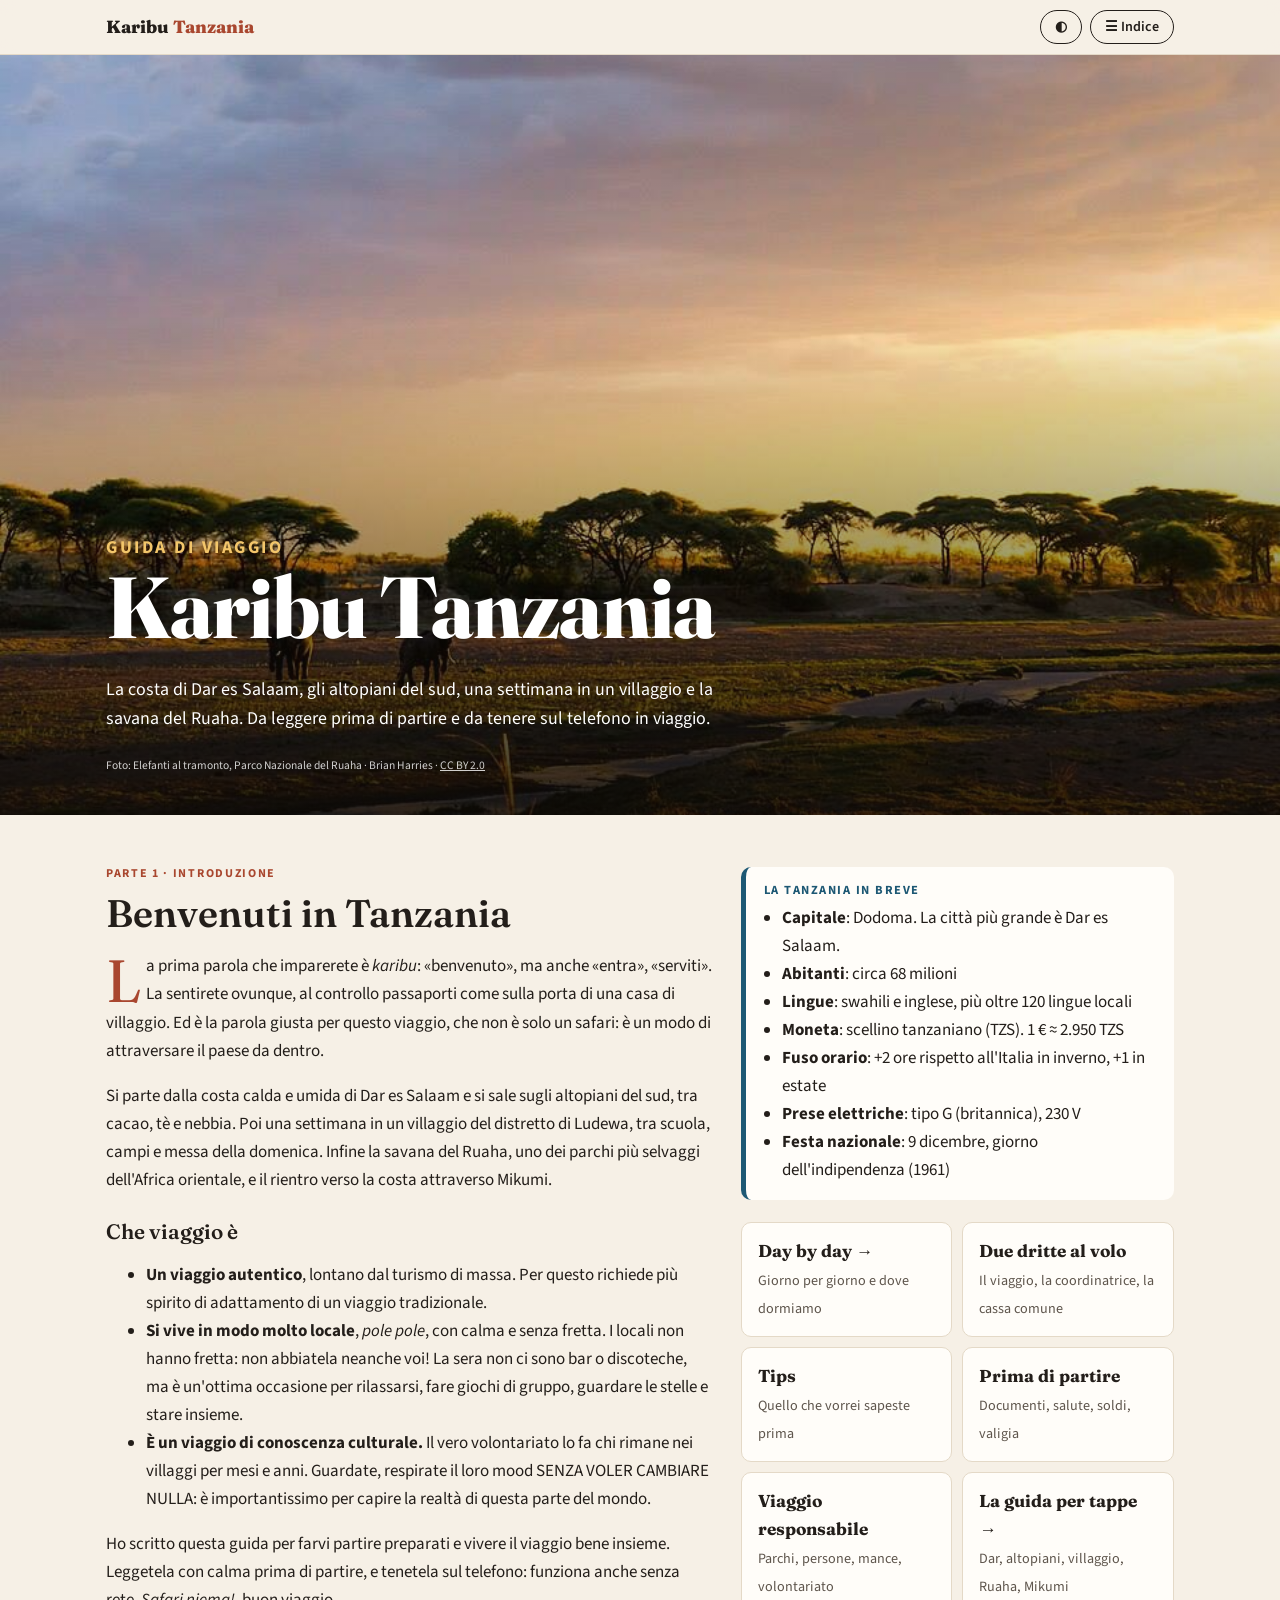
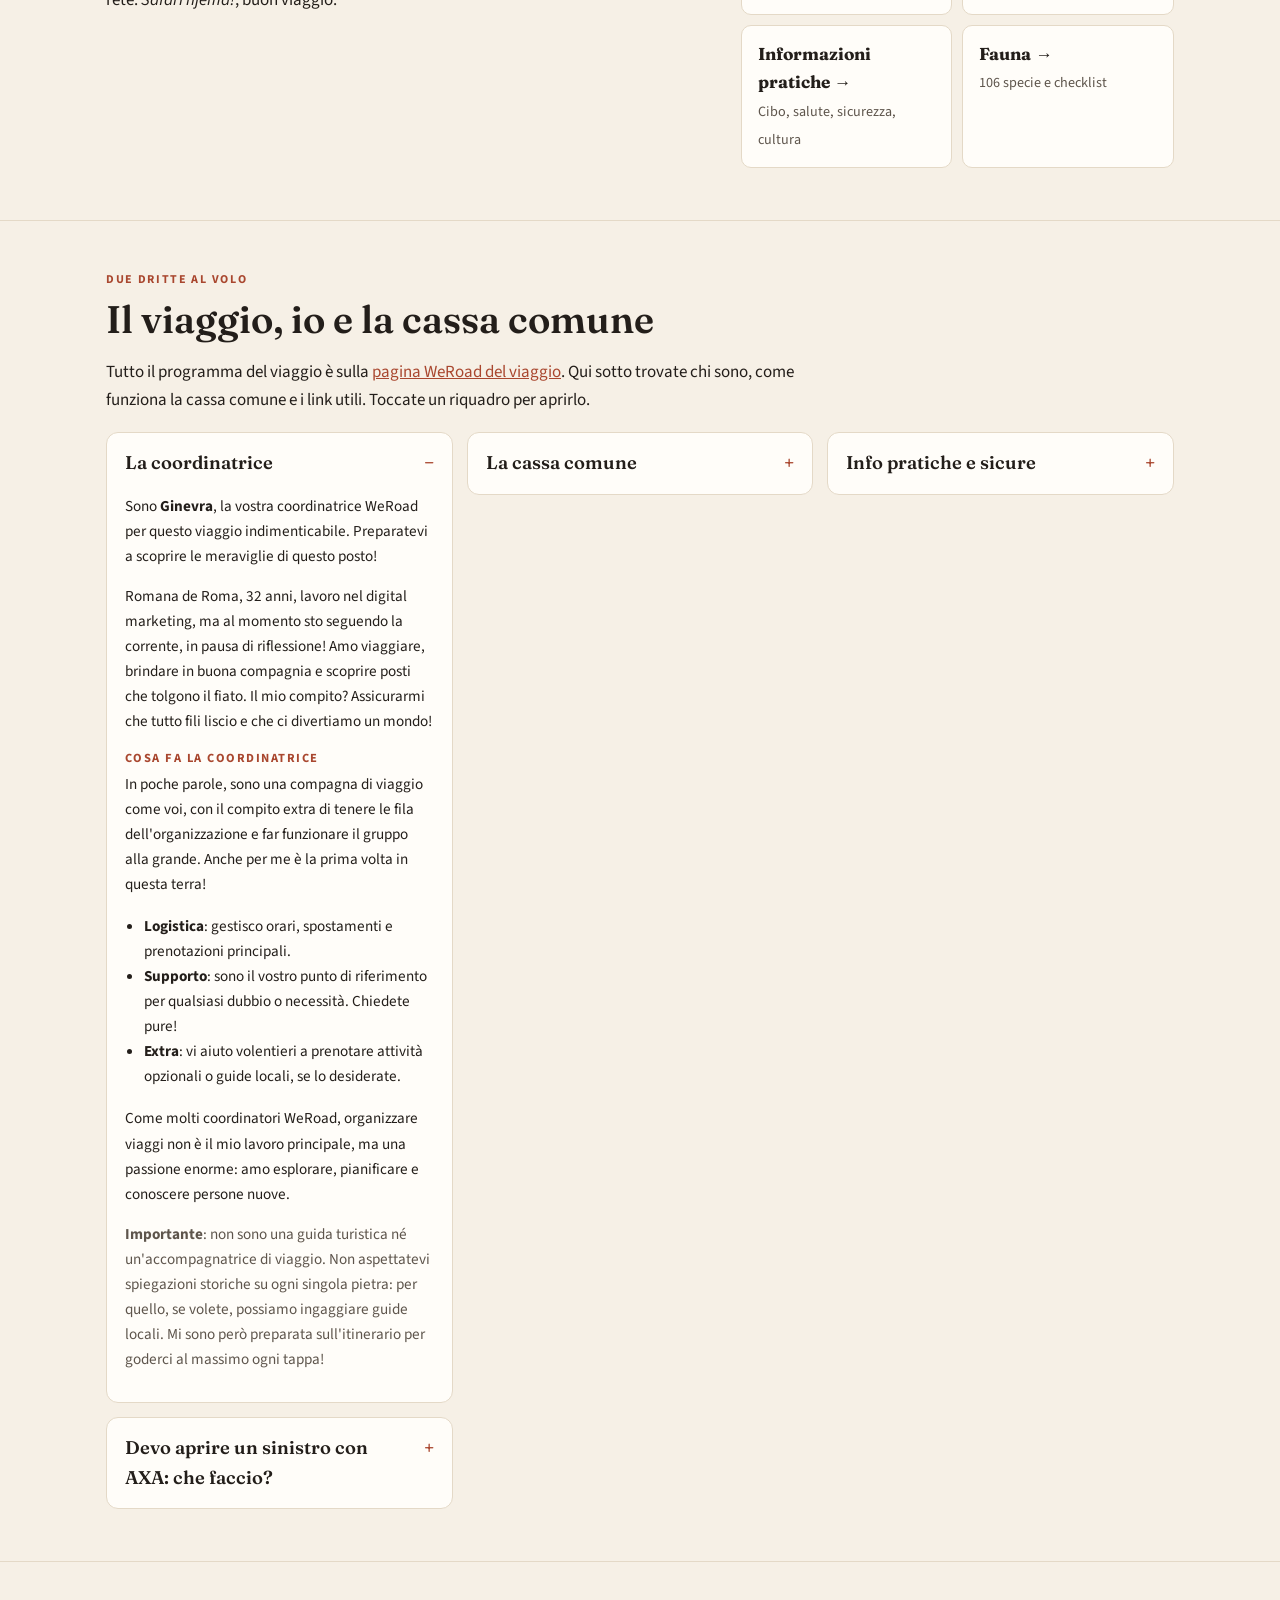
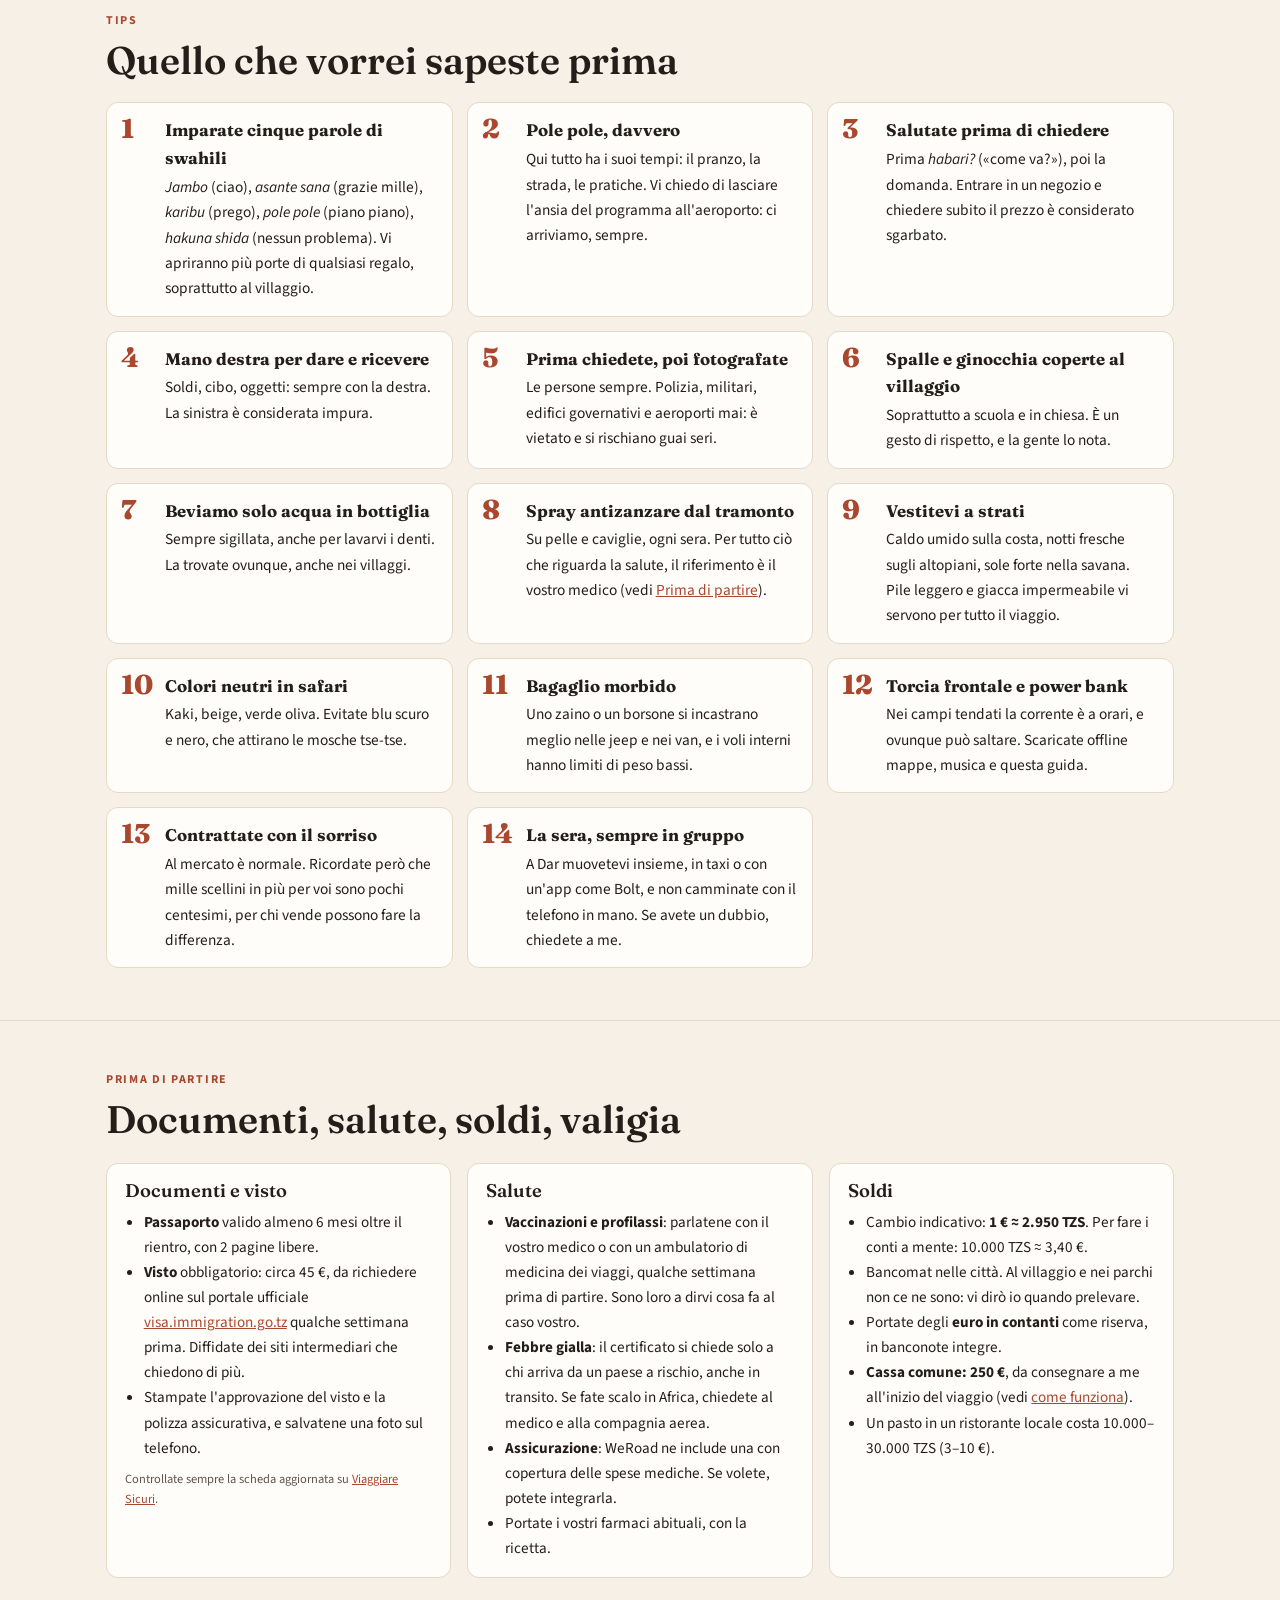
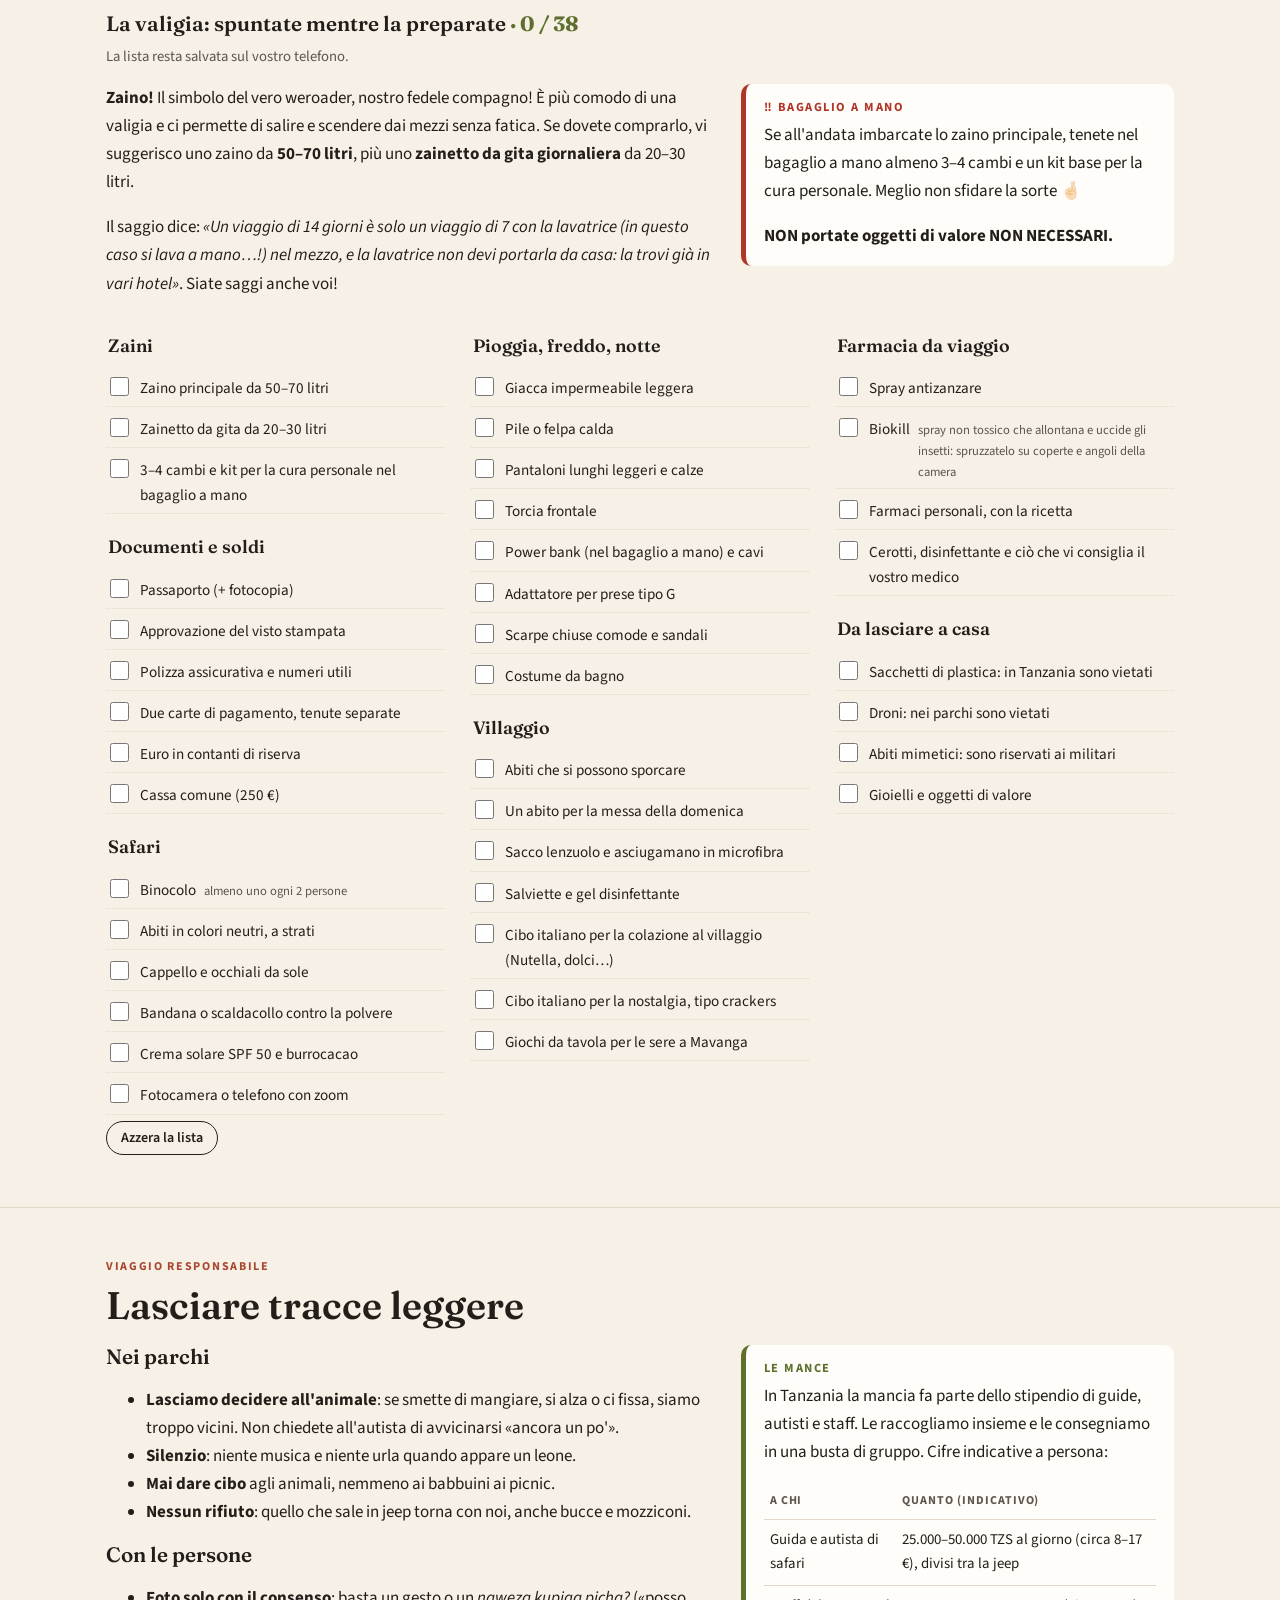
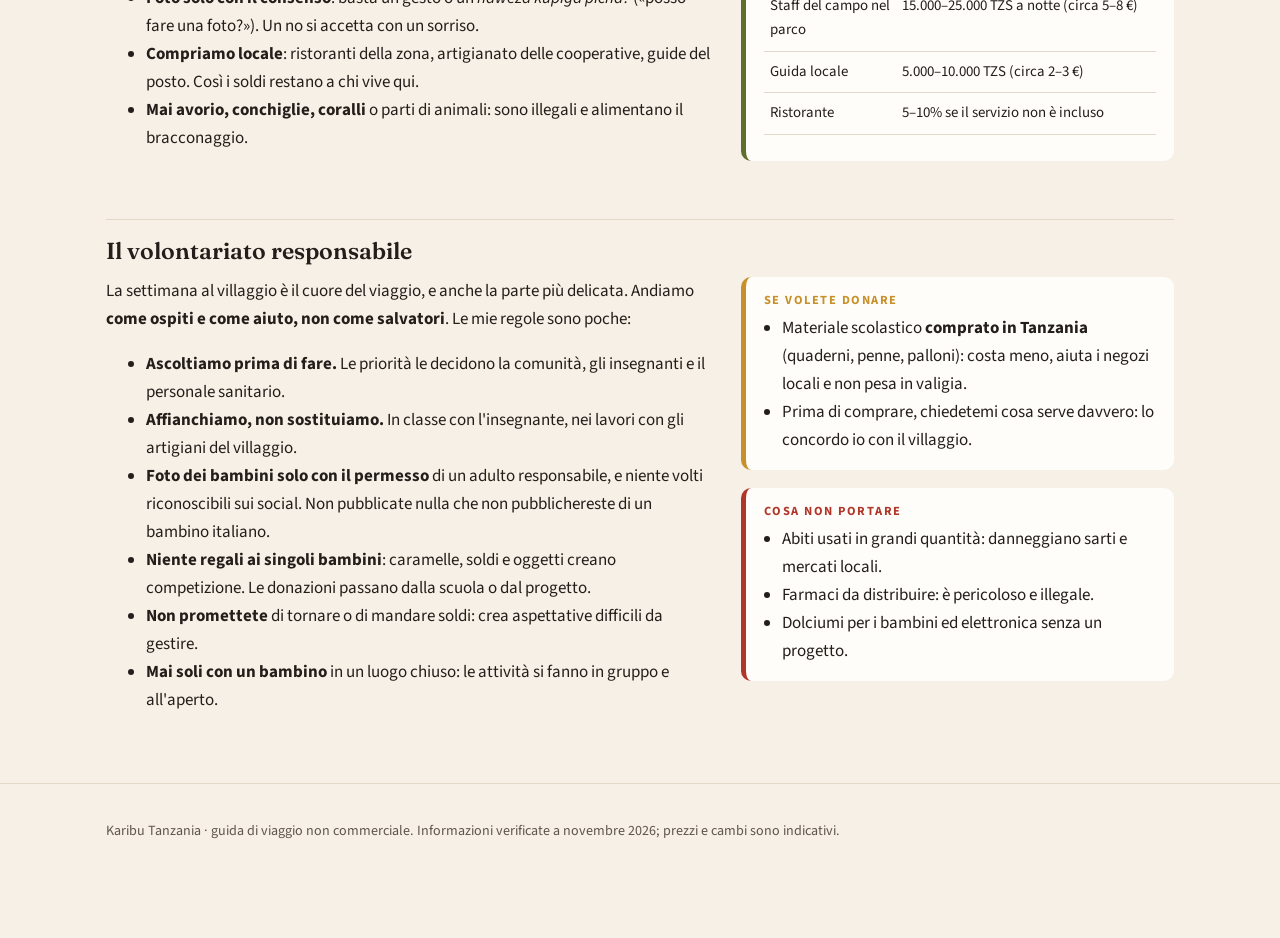
<file: index.html>
<!doctype html>
<html lang="it"><head>
<meta charset="utf-8">
<meta name="viewport" content="width=device-width, initial-scale=1, viewport-fit=cover">
<title>Karibu Tanzania · Guida di viaggio</title>
<meta name="description" content="Guida di viaggio per la Tanzania meridionale: introduzione, tips, cosa portare e viaggio responsabile.">
<meta name="theme-color" content="#F6F0E6">
<link rel="manifest" href="manifest.webmanifest">
<link rel="apple-touch-icon" href="img/icone/icona-192.png">
<meta name="apple-mobile-web-app-capable" content="yes">
<link rel="icon" href="data:image/svg+xml,%3Csvg xmlns='http://www.w3.org/2000/svg' viewBox='0 0 32 32'%3E%3Ccircle cx='16' cy='16' r='15' fill='%23A9472F'/%3E%3Cpath d='M6 22h20M16 22V12M10 13c2-3 10-3 12 0' stroke='%23F6F0E6' stroke-width='2.2' fill='none' stroke-linecap='round'/%3E%3C/svg%3E">
<link rel="preconnect" href="https://fonts.googleapis.com">
<link rel="preconnect" href="https://fonts.gstatic.com" crossorigin="">
<link href="https://fonts.googleapis.com/css2?family=Fraunces:opsz,wght@9..144,600;9..144,800&amp;family=Source+Sans+3:ital,wght@0,400;0,600;0,700;1,400&amp;display=swap" rel="stylesheet">
<link rel="stylesheet" href="assets/guida.css">
<style>
.sommario{display:grid;gap:10px;grid-template-columns:repeat(auto-fill,minmax(min(100%,200px),1fr));margin-top:22px}
.sommario a{display:block;padding:14px 16px;border-radius:10px;background:var(--carta);border:1px solid var(--linea);color:var(--inchiostro);text-decoration:none}
.sommario a b{display:block;font-family:Fraunces,Georgia,serif;font-size:1.08rem}
.sommario a small{color:var(--grigio)}
/* consigli */
.consigli{counter-reset:c;list-style:none;padding:0;margin:20px 0 0;display:grid;gap:14px;grid-template-columns:repeat(auto-fill,minmax(min(100%,320px),1fr))}
.consigli li{counter-increment:c;background:var(--carta);border:1px solid var(--linea);border-radius:12px;padding:14px 16px 14px 58px;position:relative;font-size:.96rem}
.consigli li::before{content:counter(c);position:absolute;left:14px;top:12px;font-family:Fraunces,Georgia,serif;font-weight:800;font-size:1.7rem;color:var(--terracotta);line-height:1}
.consigli b,.consigli strong:first-child{display:block;font-family:Fraunces,Georgia,serif;font-size:1.05rem;margin-bottom:2px}
/* valigia */
.valigia{columns:3 260px;column-gap:26px;margin-top:16px}
.valigia fieldset{break-inside:avoid;border:0;margin:0 0 18px;padding:0}
.valigia legend{font-family:Fraunces,Georgia,serif;font-weight:600;font-size:1.12rem;margin-bottom:6px}
.valigia label{display:flex;gap:8px;align-items:baseline;padding:5px 0;border-bottom:1px dotted var(--linea);cursor:pointer;font-size:.95rem}
.valigia input{width:19px;height:19px;accent-color:#5F6F2E;flex:none;transform:translateY(3px)}
.valigia small{color:var(--grigio)}
.cont-valigia{font-weight:700;color:var(--savana)}
.schede-info{display:grid;gap:16px;grid-template-columns:repeat(auto-fill,minmax(min(100%,300px),1fr));margin-top:22px}
.schede-info article{background:var(--carta);border:1px solid var(--linea);border-radius:12px;padding:16px 18px}
.schede-info h3{font-size:1.15rem}
.schede-info p,.schede-info li{font-size:.95rem}
.schede-info ul{padding-left:1.1em;margin:0}
.verifica{font-size:.78rem;color:var(--grigio);display:block;margin-top:8px}
.tab-mance{width:100%;border-collapse:collapse;font-size:.93rem;margin:10px 0}
.tab-mance th,.tab-mance td{text-align:left;padding:8px 6px;border-bottom:1px solid var(--linea);vertical-align:top}
.tab-mance th{font-size:.75rem;letter-spacing:.08em;text-transform:uppercase;color:var(--grigio)}
.avvisi{padding:28px 0 6px;background:var(--sabbia)}
.avvisi[hidden]{display:none}
.avviso{background:var(--carta);border:1px solid var(--linea);border-left:5px solid var(--ocra);border-radius:10px;padding:14px 18px;margin:0 0 12px}
.avviso.importante{border-left-color:#B0362A}
.avviso h3{margin:0 0 6px;font-size:1.2rem}
.avv-data{margin:0 0 4px;font-size:.78rem;letter-spacing:.08em;text-transform:uppercase;color:var(--grigio)}
.avv-testo p:last-child{margin-bottom:0}
.dritte{display:grid;gap:14px;grid-template-columns:repeat(auto-fill,minmax(min(100%,340px),1fr));margin-top:18px;align-items:start}
.dritte details{background:var(--carta);border:1px solid var(--linea);border-radius:12px;padding:0 18px}
.dritte summary{cursor:pointer;list-style:none;padding:15px 0;font-family:Fraunces,Georgia,serif;font-weight:600;font-size:1.15rem;display:flex;justify-content:space-between;gap:10px}
.dritte summary::-webkit-details-marker{display:none}
.dritte summary::after{content:"+";color:var(--terracotta);font-weight:800}
.dritte details[open] summary::after{content:"−"}
.dritte details[open]{padding-bottom:14px}
.dritte h4{margin:16px 0 6px;font:700 .78rem/1.2 "Source Sans 3",sans-serif;letter-spacing:.12em;text-transform:uppercase;color:var(--terracotta)}
.dritte p,.dritte li{font-size:.95rem}
.dritte ul{padding-left:1.1em}
</style>
</head>
<body>
<div class="progress" aria-hidden="true"></div>
<header class="nav"><div class="wrap">
  <a class="logo" href="index.html">Karibu <span>Tanzania</span></a>
  <div class="nav-btns">
    <button class="btn" data-tema="" aria-label="Cambia tema chiaro o scuro">◐</button>
    <button class="btn" data-apri-menu="" aria-haspopup="true">☰ Indice</button>
  </div>
</div></header>
<nav id="menu" class="menu" aria-label="Indice della guida"></nav>

<main>
<div class="hero">
  <img src="img/hero-intro.jpg" alt="Elefanti al tramonto in una pianura del Ruaha, con acacie in controluce e il cielo arancione" fetchpriority="high">
  <div class="wrap">
    <p class="kicker" data-t="apertura.0">Guida di viaggio</p>
    <h1 data-t="apertura.1">Karibu Tanzania</h1>
    <p data-t="apertura.2">La costa di Dar es Salaam, gli altopiani del sud, una settimana in un villaggio e la savana del Ruaha. Da leggere prima di partire e da tenere sul telefono in viaggio.</p>
    <p class="credito" data-t="apertura.3">Foto: Elefanti al tramonto, Parco Nazionale del Ruaha · Brian Harries · <a href="https://commons.wikimedia.org/wiki/File:Elephants_At_Sunset,_Ruaha_National_Park.jpg" target="_blank" rel="noopener">CC BY 2.0</a></p>
  </div>
</div>

<div id="avvisi" class="avvisi" hidden=""></div>

<!-- BENVENUTI -->
<section id="benvenuti"><div class="wrap colonne">
  <div class="testo">
    <p class="kicker" data-t="benvenuti.0">Parte 1 · Introduzione</p>
    <h2 data-t="benvenuti.1">Benvenuti in Tanzania</h2>
    <p class="drop" data-t="benvenuti.2">La prima parola che imparerete è <em lang="sw">karibu</em>: «benvenuto», ma anche «entra», «serviti». La sentirete ovunque, al controllo passaporti come sulla porta di una casa di villaggio. Ed è la parola giusta per questo viaggio, che non è solo un safari: è un modo di attraversare il paese da dentro.</p>
    <p data-t="benvenuti.3">Si parte dalla costa calda e umida di Dar es Salaam e si sale sugli altopiani del sud, tra cacao, tè e nebbia. Poi una settimana in un villaggio del distretto di Ludewa, tra scuola, campi e messa della domenica. Infine la savana del Ruaha, uno dei parchi più selvaggi dell'Africa orientale, e il rientro verso la costa attraverso Mikumi.</p>
    <h3 style="margin-top:26px" data-t="benvenuti.4">Che viaggio è</h3>
    <ul>
      <li data-t="benvenuti.5"><strong>Un viaggio autentico</strong>, lontano dal turismo di massa. Per questo richiede più spirito di adattamento di un viaggio tradizionale.</li>
      <li data-t="benvenuti.6"><strong>Si vive in modo molto locale</strong>, <em lang="sw">pole pole</em>, con calma e senza fretta. I locali non hanno fretta: non abbiatela neanche voi! La sera non ci sono bar o discoteche, ma è un'ottima occasione per rilassarsi, fare giochi di gruppo, guardare le stelle e stare insieme.</li>
      <li data-t="benvenuti.7"><strong>È un viaggio di conoscenza culturale.</strong> Il vero volontariato lo fa chi rimane nei villaggi per mesi e anni. Guardate, respirate il loro mood SENZA VOLER CAMBIARE NULLA: è importantissimo per capire la realtà di questa parte del mondo.</li>
    </ul>
    <p data-t="benvenuti.8">Ho scritto questa guida per farvi partire preparati e vivere il viaggio bene insieme. Leggetela con calma prima di partire, e tenetela sul telefono: funziona anche senza rete. <em lang="sw">Safari njema!</em>, buon viaggio.</p>
  </div>
  <aside>
    <div class="box b-sap"><h4>La Tanzania in breve</h4><ul>
      <li data-t="benvenuti.9"><strong>Capitale</strong>: Dodoma. La città più grande è Dar es Salaam.</li>
      <li data-t="benvenuti.10"><strong>Abitanti</strong>: circa 68 milioni</li>
      <li data-t="benvenuti.11"><strong>Lingue</strong>: swahili e inglese, più oltre 120 lingue locali</li>
      <li data-t="benvenuti.12"><strong>Moneta</strong>: scellino tanzaniano (TZS). 1 € ≈ 2.950 TZS</li>
      <li data-t="benvenuti.13"><strong>Fuso orario</strong>: +2 ore rispetto all'Italia in inverno, +1 in estate</li>
      <li data-t="benvenuti.14"><strong>Prese elettriche</strong>: tipo G (britannica), 230 V</li>
      <li data-t="benvenuti.15"><strong>Festa nazionale</strong>: 9 dicembre, giorno dell'indipendenza (1961)</li>
    </ul></div>
    <div class="sommario">
      <a href="viaggio.html"><b>Day by day →</b><small>Giorno per giorno e dove dormiamo</small></a>
      <a href="#dritte"><b>Due dritte al volo</b><small>Il viaggio, la coordinatrice, la cassa comune</small></a>
      <a href="#tips"><b>Tips</b><small>Quello che vorrei sapeste prima</small></a>
      <a href="#partire"><b>Prima di partire</b><small>Documenti, salute, soldi, valigia</small></a>
      <a href="#sostenibile"><b>Viaggio responsabile</b><small>Parchi, persone, mance, volontariato</small></a>
      <a href="tappe.html"><b>La guida per tappe →</b><small>Dar, altopiani, villaggio, Ruaha, Mikumi</small></a>
      <a href="info.html"><b>Informazioni pratiche →</b><small>Cibo, salute, sicurezza, cultura</small></a>
      <a href="fauna.html"><b>Fauna →</b><small>106 specie e checklist</small></a>
    </div>
  </aside>
</div></section>

<!-- DUE DRITTE AL VOLO -->
<section id="dritte"><div class="wrap">
  <p class="kicker" data-t="dritte.0">Due dritte al volo</p>
  <h2 data-t="dritte.1">Il viaggio, io e la cassa comune</h2>
  <p class="testo" data-t="dritte.2">Tutto il programma del viaggio è sulla <a href="https://www.weroad.it/viaggi/tanzania-safari-volontariato-weroadx" target="_blank" rel="noopener">pagina WeRoad del viaggio</a>. Qui sotto trovate chi sono, come funziona la cassa comune e i link utili. Toccate un riquadro per aprirlo.</p>
  <div class="dritte">
    <details open="">
      <summary>La coordinatrice</summary>
      <p data-t="dritte.3">Sono <strong>Ginevra</strong>, la vostra coordinatrice WeRoad per questo viaggio indimenticabile. Preparatevi a scoprire le meraviglie di questo posto!</p>
      <p data-t="dritte.4">Romana de Roma, 32 anni, lavoro nel digital marketing, ma al momento sto seguendo la corrente, in pausa di riflessione! Amo viaggiare, brindare in buona compagnia e scoprire posti che tolgono il fiato. Il mio compito? Assicurarmi che tutto fili liscio e che ci divertiamo un mondo!</p>
      <h4>Cosa fa la coordinatrice</h4>
      <p data-t="dritte.5">In poche parole, sono una compagna di viaggio come voi, con il compito extra di tenere le fila dell'organizzazione e far funzionare il gruppo alla grande. Anche per me è la prima volta in questa terra!</p>
      <ul>
        <li data-t="dritte.6"><strong>Logistica</strong>: gestisco orari, spostamenti e prenotazioni principali.</li>
        <li data-t="dritte.7"><strong>Supporto</strong>: sono il vostro punto di riferimento per qualsiasi dubbio o necessità. Chiedete pure!</li>
        <li data-t="dritte.8"><strong>Extra</strong>: vi aiuto volentieri a prenotare attività opzionali o guide locali, se lo desiderate.</li>
      </ul>
      <p data-t="dritte.9">Come molti coordinatori WeRoad, organizzare viaggi non è il mio lavoro principale, ma una passione enorme: amo esplorare, pianificare e conoscere persone nuove.</p>
      <p class="nota" data-t="dritte.10"><strong>Importante</strong>: non sono una guida turistica né un'accompagnatrice di viaggio. Non aspettatevi spiegazioni storiche su ogni singola pietra: per quello, se volete, possiamo ingaggiare guide locali. Mi sono però preparata sull'itinerario per goderci al massimo ogni tappa!</p>
    </details>
    <details>
      <summary>La cassa comune</summary>
      <p data-t="dritte.11">Ognuno mette una quota, e con quella paghiamo le spese del gruppo. Così è tutto più facile e ci divertiamo di più! 😉</p>
      <p data-t="dritte.12"><strong>Occhio alla cifra WeRoad</strong>: l'importo indicato (250 €) è un'indicazione, e potrebbe cambiare un pochino a seconda delle attività che decidiamo di fare insieme.</p>
      <h4>Come funziona</h4>
      <ul>
        <li data-t="dritte.13">Me ne occupo io: gestisco i soldi per le spese comuni, così voi state sereni.</li>
        <li data-t="dritte.14">Uso un'app per segnare tutto e tenervi informati. In qualsiasi momento potete chiedermi come va la cassa.</li>
        <li data-t="dritte.15"><strong>Se avanzano soldi</strong>, a fine viaggio ve li restituisco. Oppure… li usiamo per un'ultima cosa tutti insieme? Decidiamo lì per lì! 🎉</li>
        <li data-t="dritte.16"><strong>Voglia di fare di più?</strong> Se ci viene voglia di aggiungere qualche attività extra, magari mettiamo qualcosina in più nella cassa. Ne parliamo insieme!</li>
      </ul>
      <p data-t="dritte.17">La regola è: massima trasparenza e flessibilità. Tutto semplice e condiviso, senza stress per i soldi.</p>
      <h4>Spese individuali, fuori dalla cassa comune</h4>
      <ul>
        <li data-t="dritte.18">Pasti</li>
        <li data-t="dritte.19">Birrette e cocktail vari 🍹😏</li>
        <li data-t="dritte.20">Tutti i souvenir che riuscite a mettere nello zaino!</li>
      </ul>
    </details>
    <details>
      <summary>Info pratiche e sicure</summary>
      <ul>
        <li data-t="dritte.21"><strong>Viaggiare Sicuri</strong>: aggiornamenti su moneta, vaccinazioni e consigli pratici, sul <a href="https://www.viaggiaresicuri.it/find-country/country/TZA" target="_blank" rel="noopener">sito della Farnesina</a>.</li>
        <li data-t="dritte.22"><strong>FAQ WeRoad</strong>: le <a href="https://www.weroad.it/faq" target="_blank" rel="noopener">domande frequenti</a> sui viaggi WeRoad.</li>
        <li data-t="dritte.23"><strong>Assicurazione</strong>: controllate la vostra e leggete i dettagli sulla <a href="https://www.weroad.it/legal/assicurazione-medico-bagaglio" target="_blank" rel="noopener">pagina dell'assicurazione WeRoad</a>.</li>
      </ul>
    </details>
    <details>
      <summary>Devo aprire un sinistro con AXA: che faccio?</summary>
      <p data-t="dritte.24">Prima di tutto: se avete bisogno di supporto, contate su di me. L'informazione essenziale è il <strong>numero di polizza</strong>: lo trovate nell'email che WeRoad vi manda due giorni prima della partenza, con il link ai documenti da allegare.</p>
      <h4>1 · Assistenza medica in viaggio</h4>
      <p data-t="dritte.25">Chiamate subito la centrale operativa, attiva 24/7: <strong>+39 06 42115309</strong>, e seguite le sue istruzioni. Va contattata <strong>prima</strong>, per permettere la presa in carico diretta delle spese.</p>
      <h4>2 · Rimborso dopo il viaggio</h4>
      <p data-t="dritte.26">Per iscritto, in italiano o in inglese, <strong>entro 30 giorni dal rientro</strong>:</p>
      <ul>
        <li data-t="dritte.27">sul sito <a href="https://www.tripy.net" target="_blank" rel="noopener">www.tripy.net</a>, per denunciare il sinistro;</li>
        <li data-t="dritte.28">oppure per posta a: INTER PARTNER ASSISTANCE S.A. – Travel – Ufficio Sinistri, Casella Postale 20175, Via Eroi di Cefalonia, 00128 Spinaceto – Roma.</li>
      </ul>
      <h4>Emergenze gravi</h4>
      <p data-t="dritte.29">Se siete in seria difficoltà e io non riesco a darvi supporto (per esempio se sono irreperibile, o se vi siete persi e non avete contatti con il gruppo da ore), c'è il numero WeRoad per l'assistenza ai viaggiatori, attivo 24/7: <strong>+39 348 746 8633</strong>.</p>
    </details>
  </div>
</div></section>

<!-- TIPS -->
<section id="tips"><div class="wrap">
  <p class="kicker" data-t="tips.0">Tips</p>
  <h2 data-t="tips.1">Quello che vorrei sapeste prima</h2>
  <ol class="consigli">
    <li data-t="tips.2"><b>Imparate cinque parole di swahili</b><em lang="sw">Jambo</em> (ciao), <em lang="sw">asante sana</em> (grazie mille), <em lang="sw">karibu</em> (prego), <em lang="sw">pole pole</em> (piano piano), <em lang="sw">hakuna shida</em> (nessun problema). Vi apriranno più porte di qualsiasi regalo, soprattutto al villaggio.</li>
    <li data-t="tips.3"><b>Pole pole, davvero</b>Qui tutto ha i suoi tempi: il pranzo, la strada, le pratiche. Vi chiedo di lasciare l'ansia del programma all'aeroporto: ci arriviamo, sempre.</li>
    <li data-t="tips.4"><b>Salutate prima di chiedere</b>Prima <em lang="sw">habari?</em> («come va?»), poi la domanda. Entrare in un negozio e chiedere subito il prezzo è considerato sgarbato.</li>
    <li data-t="tips.5"><b>Mano destra per dare e ricevere</b>Soldi, cibo, oggetti: sempre con la destra. La sinistra è considerata impura.</li>
    <li data-t="tips.6"><b>Prima chiedete, poi fotografate</b>Le persone sempre. Polizia, militari, edifici governativi e aeroporti mai: è vietato e si rischiano guai seri.</li>
    <li data-t="tips.7"><b>Spalle e ginocchia coperte al villaggio</b>Soprattutto a scuola e in chiesa. È un gesto di rispetto, e la gente lo nota.</li>
    <li data-t="tips.8"><b>Beviamo solo acqua in bottiglia</b>Sempre sigillata, anche per lavarvi i denti. La trovate ovunque, anche nei villaggi.</li>
    <li data-t="tips.9"><b>Spray antizanzare dal tramonto</b>Su pelle e caviglie, ogni sera. Per tutto ciò che riguarda la salute, il riferimento è il vostro medico (vedi <a href="#partire">Prima di partire</a>).</li>
    <li data-t="tips.10"><b>Vestitevi a strati</b>Caldo umido sulla costa, notti fresche sugli altopiani, sole forte nella savana. Pile leggero e giacca impermeabile vi servono per tutto il viaggio.</li>
    <li data-t="tips.11"><b>Colori neutri in safari</b>Kaki, beige, verde oliva. Evitate blu scuro e nero, che attirano le mosche tse-tse.</li>
    <li data-t="tips.12"><b>Bagaglio morbido</b>Uno zaino o un borsone si incastrano meglio nelle jeep e nei van, e i voli interni hanno limiti di peso bassi.</li>
    <li data-t="tips.13"><b>Torcia frontale e power bank</b>Nei campi tendati la corrente è a orari, e ovunque può saltare. Scaricate offline mappe, musica e questa guida.</li>
    <li data-t="tips.14"><b>Contrattate con il sorriso</b>Al mercato è normale. Ricordate però che mille scellini in più per voi sono pochi centesimi, per chi vende possono fare la differenza.</li>
    <li data-t="tips.15"><b>La sera, sempre in gruppo</b>A Dar muovetevi insieme, in taxi o con un'app come Bolt, e non camminate con il telefono in mano. Se avete un dubbio, chiedete a me.</li>
  </ol>
</div></section>

<!-- PRIMA DI PARTIRE -->
<section id="partire"><div class="wrap">
  <p class="kicker" data-t="partire.0">Prima di partire</p>
  <h2 data-t="partire.1">Documenti, salute, soldi, valigia</h2>
  <div class="schede-info">
    <article><h3 data-t="partire.2">Documenti e visto</h3><ul>
      <li data-t="partire.3"><strong>Passaporto</strong> valido almeno 6 mesi oltre il rientro, con 2 pagine libere.</li>
      <li data-t="partire.4"><strong>Visto</strong> obbligatorio: circa 45 €, da richiedere online sul portale ufficiale <a href="https://visa.immigration.go.tz" target="_blank" rel="noopener">visa.immigration.go.tz</a> qualche settimana prima. Diffidate dei siti intermediari che chiedono di più.</li>
      <li data-t="partire.5">Stampate l'approvazione del visto e la polizza assicurativa, e salvatene una foto sul telefono.</li>
    </ul><span class="verifica" data-t="partire.6">Controllate sempre la scheda aggiornata su <a href="https://www.viaggiaresicuri.it/find-country/country/TZA" target="_blank" rel="noopener">Viaggiare Sicuri</a>.</span></article>
    <article><h3 data-t="partire.7">Salute</h3><ul>
      <li data-t="partire.8"><strong>Vaccinazioni e profilassi</strong>: parlatene con il vostro medico o con un ambulatorio di medicina dei viaggi, qualche settimana prima di partire. Sono loro a dirvi cosa fa al caso vostro.</li>
      <li data-t="partire.9"><strong>Febbre gialla</strong>: il certificato si chiede solo a chi arriva da un paese a rischio, anche in transito. Se fate scalo in Africa, chiedete al medico e alla compagnia aerea.</li>
      <li data-t="partire.10"><strong>Assicurazione</strong>: WeRoad ne include una con copertura delle spese mediche. Se volete, potete integrarla.</li>
      <li data-t="partire.11">Portate i vostri farmaci abituali, con la ricetta.</li>
    </ul></article>
    <article><h3 data-t="partire.12">Soldi</h3><ul>
      <li data-t="partire.13">Cambio indicativo: <strong>1 € ≈ 2.950 TZS</strong>. Per fare i conti a mente: 10.000 TZS ≈ 3,40 €.</li>
      <li data-t="partire.14">Bancomat nelle città. Al villaggio e nei parchi non ce ne sono: vi dirò io quando prelevare.</li>
      <li data-t="partire.15">Portate degli <strong>euro in contanti</strong> come riserva, in banconote integre.</li>
      <li data-t="partire.16"><strong>Cassa comune: 250 €</strong>, da consegnare a me all'inizio del viaggio (vedi <a href="#dritte">come funziona</a>).</li>
      <li data-t="partire.17">Un pasto in un ristorante locale costa 10.000–30.000 TZS (3–10 €).</li>
    </ul></article>
  </div>

  <h3 style="margin-top:34px">La valigia: spuntate mentre la preparate <span class="cont-valigia" id="cont-valigia"></span></h3>
  <p class="nota" data-t="partire.18">La lista resta salvata sul vostro telefono.</p>
  <div class="colonne" style="margin-top:14px">
    <div class="testo">
      <p data-t="partire.19"><strong>Zaino!</strong> Il simbolo del vero weroader, nostro fedele compagno! È più comodo di una valigia e ci permette di salire e scendere dai mezzi senza fatica. Se dovete comprarlo, vi suggerisco uno zaino da <strong>50–70 litri</strong>, più uno <strong>zainetto da gita giornaliera</strong> da 20–30 litri.</p>
      <p data-t="partire.20">Il saggio dice: <em>«Un viaggio di 14 giorni è solo un viaggio di 7 con la lavatrice (in questo caso si lava a mano…!) nel mezzo, e la lavatrice non devi portarla da casa: la trovi già in vari hotel»</em>. Siate saggi anche voi!</p>
    </div>
    <aside>
      <div class="box b-att"><h4>‼️ Bagaglio a mano</h4><p data-t="partire.21">Se all'andata imbarcate lo zaino principale, tenete nel bagaglio a mano almeno 3–4 cambi e un kit base per la cura personale. Meglio non sfidare la sorte 🤞🏻</p><p data-t="partire.22"><strong>NON portate oggetti di valore NON NECESSARI.</strong></p></div>
    </aside>
  </div>
  <div class="valigia" id="valigia">
    <fieldset><legend>Zaini</legend>
      <label><input type="checkbox" data-v="zaino"> Zaino principale da 50–70 litri</label>
      <label><input type="checkbox" data-v="zainetto"> Zainetto da gita da 20–30 litri</label>
      <label><input type="checkbox" data-v="cambi"> 3–4 cambi e kit per la cura personale nel bagaglio a mano</label>
    </fieldset>
    <fieldset><legend>Documenti e soldi</legend>
      <label><input type="checkbox" data-v="passaporto"> Passaporto (+ fotocopia)</label>
      <label><input type="checkbox" data-v="visto"> Approvazione del visto stampata</label>
      <label><input type="checkbox" data-v="assicurazione"> Polizza assicurativa e numeri utili</label>
      <label><input type="checkbox" data-v="carte"> Due carte di pagamento, tenute separate</label>
      <label><input type="checkbox" data-v="contanti"> Euro in contanti di riserva</label>
      <label><input type="checkbox" data-v="cassa"> Cassa comune (250 €)</label>
    </fieldset>
    <fieldset><legend>Safari</legend>
      <label><input type="checkbox" data-v="binocolo"> Binocolo <small>almeno uno ogni 2 persone</small></label>
      <label><input type="checkbox" data-v="neutri"> Abiti in colori neutri, a strati</label>
      <label><input type="checkbox" data-v="cappello"> Cappello e occhiali da sole</label>
      <label><input type="checkbox" data-v="buff"> Bandana o scaldacollo contro la polvere</label>
      <label><input type="checkbox" data-v="crema"> Crema solare SPF 50 e burrocacao</label>
      <label><input type="checkbox" data-v="zoom"> Fotocamera o telefono con zoom</label>
    </fieldset>
    <fieldset><legend>Pioggia, freddo, notte</legend>
      <label><input type="checkbox" data-v="kway"> Giacca impermeabile leggera</label>
      <label><input type="checkbox" data-v="pile"> Pile o felpa calda</label>
      <label><input type="checkbox" data-v="lunghi"> Pantaloni lunghi leggeri e calze</label>
      <label><input type="checkbox" data-v="frontale"> Torcia frontale</label>
      <label><input type="checkbox" data-v="powerbank"> Power bank (nel bagaglio a mano) e cavi</label>
      <label><input type="checkbox" data-v="adattatore"> Adattatore per prese tipo G</label>
      <label><input type="checkbox" data-v="scarpe"> Scarpe chiuse comode e sandali</label>
      <label><input type="checkbox" data-v="costume"> Costume da bagno</label>
    </fieldset>
    <fieldset><legend>Villaggio</legend>
      <label><input type="checkbox" data-v="lavoro"> Abiti che si possono sporcare</label>
      <label><input type="checkbox" data-v="chiesa"> Un abito per la messa della domenica</label>
      <label><input type="checkbox" data-v="sacco"> Sacco lenzuolo e asciugamano in microfibra</label>
      <label><input type="checkbox" data-v="salviette"> Salviette e gel disinfettante</label>
      <label><input type="checkbox" data-v="colazione"> Cibo italiano per la colazione al villaggio (Nutella, dolci…)</label>
      <label><input type="checkbox" data-v="nostalgia"> Cibo italiano per la nostalgia, tipo crackers</label>
      <label><input type="checkbox" data-v="giochi"> Giochi da tavola per le sere a Mavanga</label>
    </fieldset>
    <fieldset><legend>Farmacia da viaggio</legend>
      <label><input type="checkbox" data-v="spray"> Spray antizanzare</label>
      <label><input type="checkbox" data-v="biokill"> Biokill <small>spray non tossico che allontana e uccide gli insetti: spruzzatelo su coperte e angoli della camera</small></label>
      <label><input type="checkbox" data-v="farmaci"> Farmaci personali, con la ricetta</label>
      <label><input type="checkbox" data-v="medicazione"> Cerotti, disinfettante e ciò che vi consiglia il vostro medico</label>
    </fieldset>
    <fieldset><legend>Da lasciare a casa</legend>
      <label><input type="checkbox" data-v="noplastica"> Sacchetti di plastica: in Tanzania sono vietati</label>
      <label><input type="checkbox" data-v="nodrone"> Droni: nei parchi sono vietati</label>
      <label><input type="checkbox" data-v="nomimetico"> Abiti mimetici: sono riservati ai militari</label>
      <label><input type="checkbox" data-v="nogioielli"> Gioielli e oggetti di valore</label>
    </fieldset>
  </div>
  <button class="btn" id="azzera-valigia" style="margin-top:6px">Azzera la lista</button>
</div></section>

<!-- VIAGGIO RESPONSABILE -->
<section id="sostenibile"><div class="wrap">
  <p class="kicker" data-t="sostenibile.0">Viaggio responsabile</p>
  <h2 data-t="sostenibile.1">Lasciare tracce leggere</h2>
  <div class="colonne">
    <div class="testo">
      <h3 data-t="sostenibile.2">Nei parchi</h3>
      <ul>
        <li data-t="sostenibile.3"><strong>Lasciamo decidere all'animale</strong>: se smette di mangiare, si alza o ci fissa, siamo troppo vicini. Non chiedete all'autista di avvicinarsi «ancora un po'».</li>
        <li data-t="sostenibile.4"><strong>Silenzio</strong>: niente musica e niente urla quando appare un leone.</li>
        <li data-t="sostenibile.5"><strong>Mai dare cibo</strong> agli animali, nemmeno ai babbuini ai picnic.</li>
        <li data-t="sostenibile.6"><strong>Nessun rifiuto</strong>: quello che sale in jeep torna con noi, anche bucce e mozziconi.</li>
      </ul>
      <h3 data-t="sostenibile.7">Con le persone</h3>
      <ul>
        <li data-t="sostenibile.8"><strong>Foto solo con il consenso</strong>: basta un gesto o un <em lang="sw">naweza kupiga picha?</em> («posso fare una foto?»). Un no si accetta con un sorriso.</li>
        <li data-t="sostenibile.9"><strong>Compriamo locale</strong>: ristoranti della zona, artigianato delle cooperative, guide del posto. Così i soldi restano a chi vive qui.</li>
        <li data-t="sostenibile.10"><strong>Mai avorio, conchiglie, coralli</strong> o parti di animali: sono illegali e alimentano il bracconaggio.</li>
      </ul>
    </div>
    <aside>
      <div class="box b-resp"><h4>Le mance</h4>
        <p data-t="sostenibile.11">In Tanzania la mancia fa parte dello stipendio di guide, autisti e staff. Le raccogliamo insieme e le consegniamo in una busta di gruppo. Cifre indicative a persona:</p>
        <table class="tab-mance"><thead><tr><th data-t="sostenibile.12">A chi</th><th data-t="sostenibile.13">Quanto (indicativo)</th></tr></thead><tbody>
          <tr><td data-t="sostenibile.14">Guida e autista di safari</td><td data-t="sostenibile.15">25.000–50.000 TZS al giorno (circa 8–17 €), divisi tra la jeep</td></tr>
          <tr><td data-t="sostenibile.16">Staff del campo nel parco</td><td data-t="sostenibile.17">15.000–25.000 TZS a notte (circa 5–8 €)</td></tr>
          <tr><td data-t="sostenibile.18">Guida locale</td><td data-t="sostenibile.19">5.000–10.000 TZS (circa 2–3 €)</td></tr>
          <tr><td data-t="sostenibile.20">Ristorante</td><td data-t="sostenibile.21">5–10% se il servizio non è incluso</td></tr>
        </tbody></table>
      </div>
    </aside>
  </div>

  <h3 class="sotto" style="font-size:1.45rem;margin:40px 0 12px;padding-top:18px;border-top:1px solid var(--linea)" data-t="sostenibile.22">Il volontariato responsabile</h3>
  <div class="colonne">
    <div class="testo">
      <p data-t="sostenibile.23">La settimana al villaggio è il cuore del viaggio, e anche la parte più delicata. Andiamo <strong>come ospiti e come aiuto, non come salvatori</strong>. Le mie regole sono poche:</p>
      <ul>
        <li data-t="sostenibile.24"><strong>Ascoltiamo prima di fare.</strong> Le priorità le decidono la comunità, gli insegnanti e il personale sanitario.</li>
        <li data-t="sostenibile.25"><strong>Affianchiamo, non sostituiamo.</strong> In classe con l'insegnante, nei lavori con gli artigiani del villaggio.</li>
        <li data-t="sostenibile.26"><strong>Foto dei bambini solo con il permesso</strong> di un adulto responsabile, e niente volti riconoscibili sui social. Non pubblicate nulla che non pubblichereste di un bambino italiano.</li>
        <li data-t="sostenibile.27"><strong>Niente regali ai singoli bambini</strong>: caramelle, soldi e oggetti creano competizione. Le donazioni passano dalla scuola o dal progetto.</li>
        <li data-t="sostenibile.28"><strong>Non promettete</strong> di tornare o di mandare soldi: crea aspettative difficili da gestire.</li>
        <li data-t="sostenibile.29"><strong>Mai soli con un bambino</strong> in un luogo chiuso: le attività si fanno in gruppo e all'aperto.</li>
      </ul>
    </div>
    <aside>
      <div class="box b-top"><h4>Se volete donare</h4><ul>
        <li data-t="sostenibile.30">Materiale scolastico <strong>comprato in Tanzania</strong> (quaderni, penne, palloni): costa meno, aiuta i negozi locali e non pesa in valigia.</li>
        <li data-t="sostenibile.31">Prima di comprare, chiedetemi cosa serve davvero: lo concordo io con il villaggio.</li>
      </ul></div>
      <div class="box b-att"><h4>Cosa non portare</h4><ul>
        <li data-t="sostenibile.32">Abiti usati in grandi quantità: danneggiano sarti e mercati locali.</li>
        <li data-t="sostenibile.33">Farmaci da distribuire: è pericoloso e illegale.</li>
        <li data-t="sostenibile.34">Dolciumi per i bambini ed elettronica senza un progetto.</li>
      </ul></div>
    </aside>
  </div>
</div></section>
</main>

<footer class="footer"><div class="wrap">
  <p>Karibu Tanzania · guida di viaggio non commerciale. Informazioni verificate a novembre 2026; prezzi e cambi sono indicativi.</p>
</div></footer>
<button class="top-btn" aria-label="Torna su">↑</button>

<script src="assets/guida.js"></script>
<script>
/* Avvisi per il gruppo (data/avvisi.json) */
KT.dati(['avvisi'], function () {
  var A = (window.AVVISI && window.AVVISI.avvisi) || [], box = document.getElementById('avvisi');
  var vis = A.filter(function (a) { return a && a.pubblicato !== false && (a.titolo || a.testo); });
  if (!box || !vis.length) return;
  function e(s) { return String(s == null ? '' : s).replace(/[&<>"]/g, function (c) { return { '&': '&amp;', '<': '&lt;', '>': '&gt;', '"': '&quot;' }[c]; }); }
  box.innerHTML = '<div class="wrap"><p class="kicker">Avvisi per il gruppo</p>' + vis.map(function (a) {
    return '<article class="avviso' + (a.importante ? ' importante' : '') + '">' + (a.data ? '<p class="avv-data">' + e(a.data) + '</p>' : '') + '<h3>' + e(a.titolo) + '</h3>' + (a.testo ? '<div class="avv-testo">' + a.testo + '</div>' : '') + '</article>';
  }).join('') + '</div>';
  box.hidden = false;
});
/* Checklist della valigia */
(function () {
  var KEY = 'kt-valigia', s = {};
  try { s = JSON.parse(localStorage.getItem(KEY) || '{}') || {}; } catch (e) {}
  var box = document.getElementById('valigia'), out = document.getElementById('cont-valigia');
  var inputs = box.querySelectorAll('input[data-v]');
  function conta() { var n = 0; inputs.forEach(function (i) { if (i.checked) n++; }); out.textContent = '· ' + n + ' / ' + inputs.length; }
  inputs.forEach(function (i) { i.checked = !!s[i.getAttribute('data-v')]; });
  box.addEventListener('change', function (e) {
    var k = e.target.getAttribute('data-v'); if (!k) return;
    if (e.target.checked) s[k] = 1; else delete s[k];
    try { localStorage.setItem(KEY, JSON.stringify(s)); } catch (err) {}
    conta();
  });
  document.getElementById('azzera-valigia').addEventListener('click', function () {
    if (!confirm('Azzerare la lista della valigia?')) return;
    s = {}; try { localStorage.removeItem(KEY); } catch (e) {}
    inputs.forEach(function (i) { i.checked = false; }); conta();
  });
  conta();
})();
</script>






</body></html>
</file>
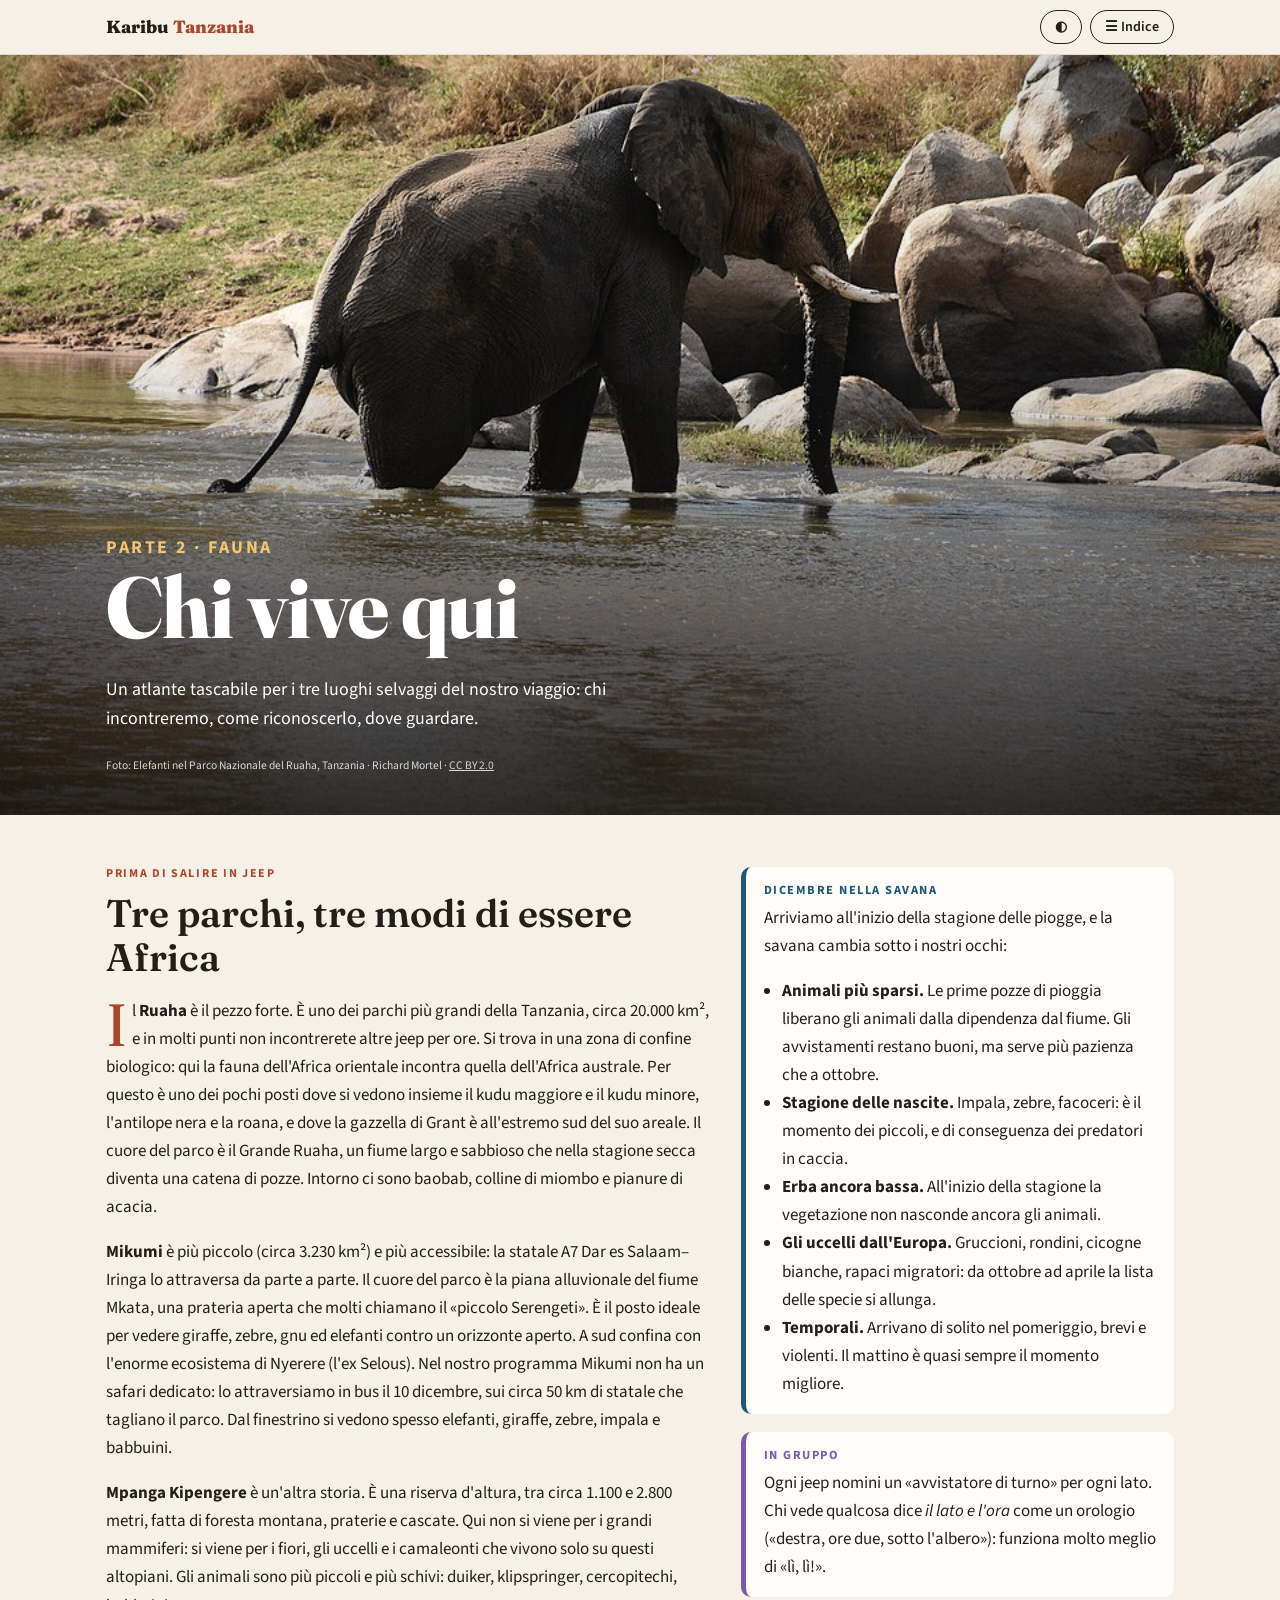
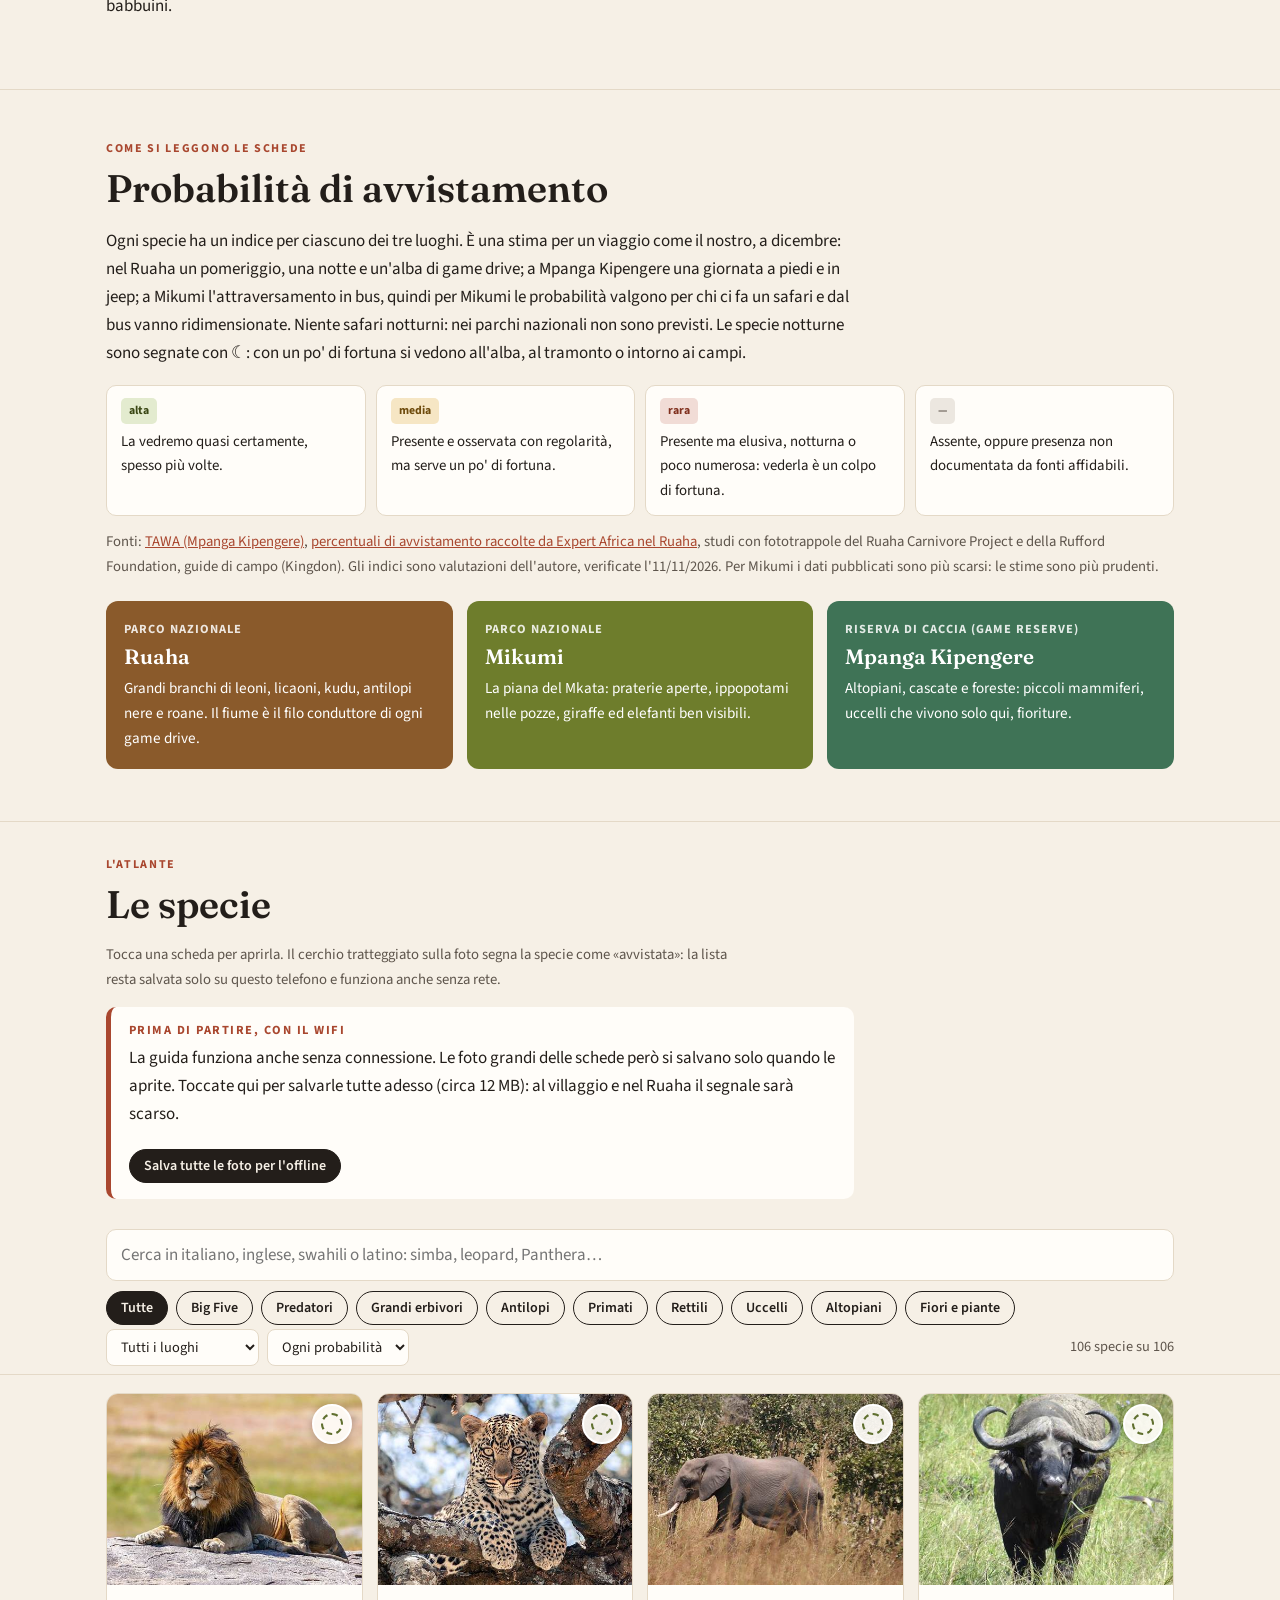
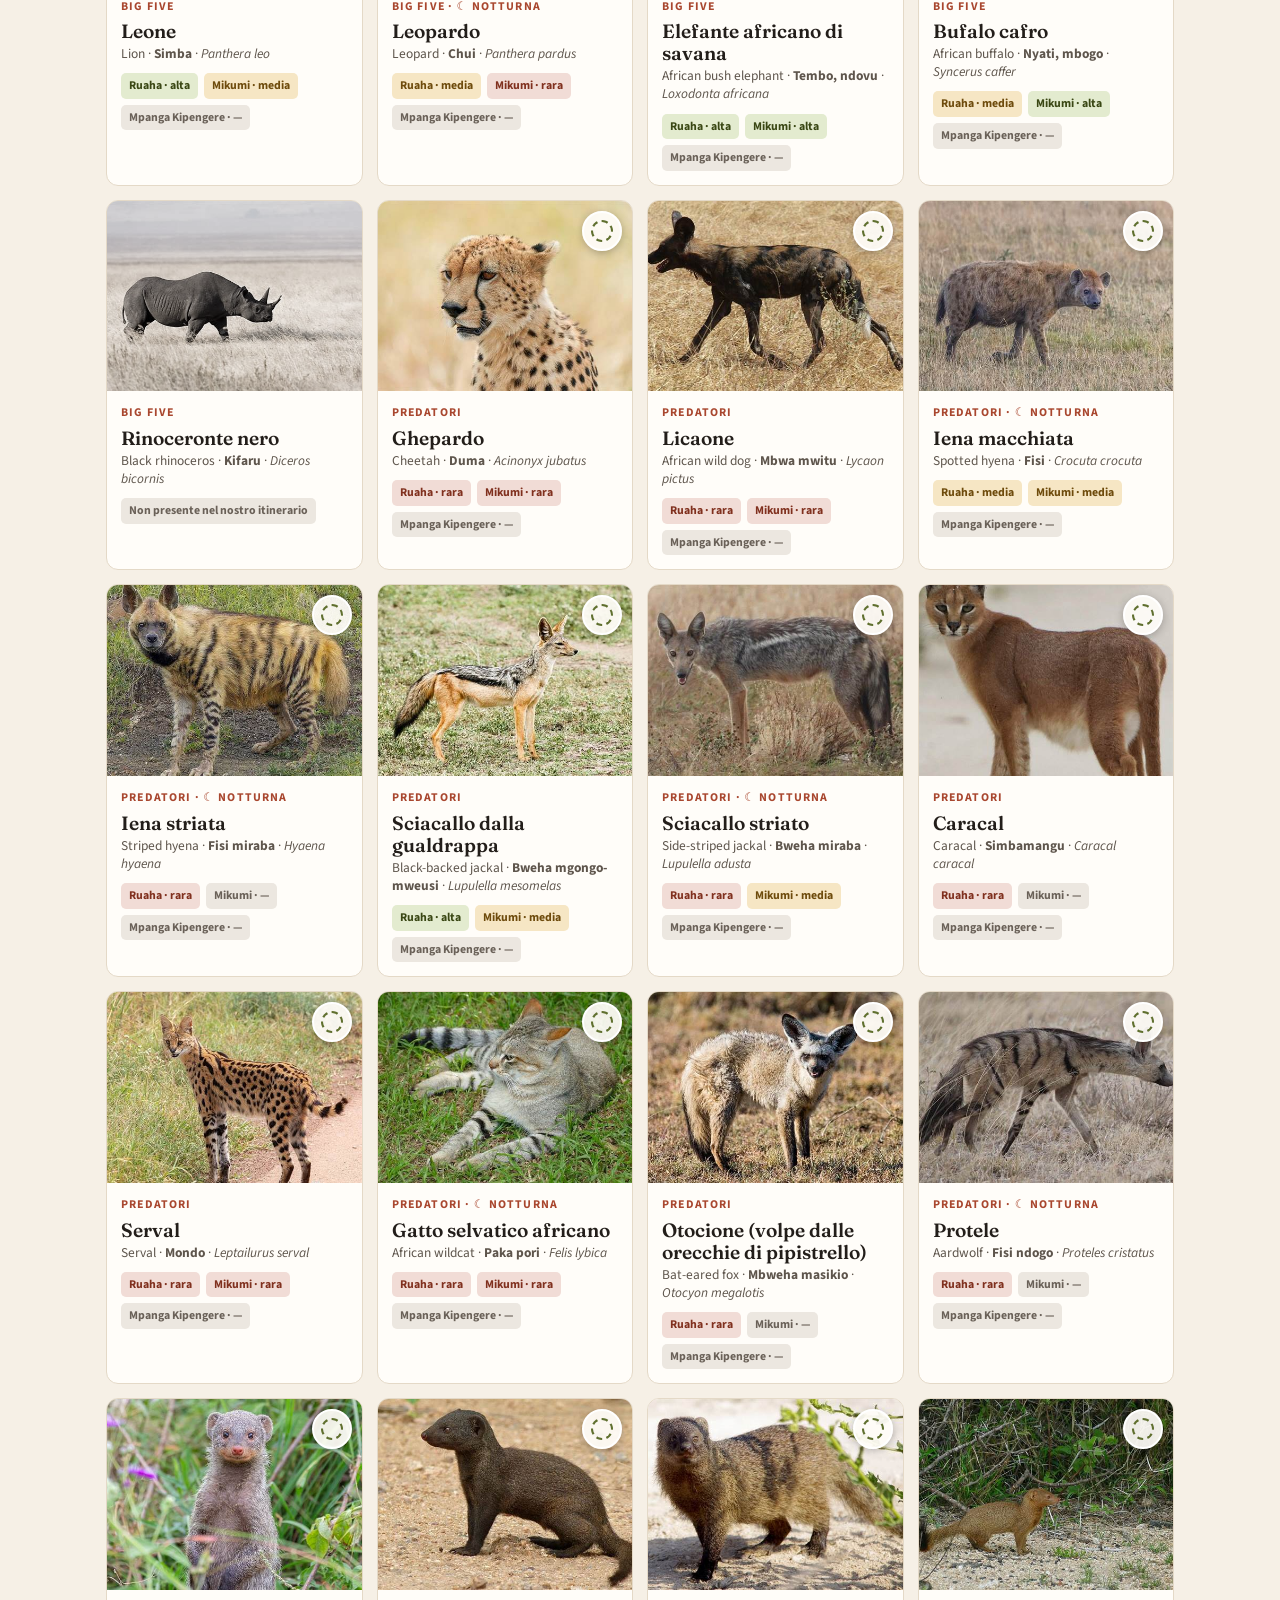
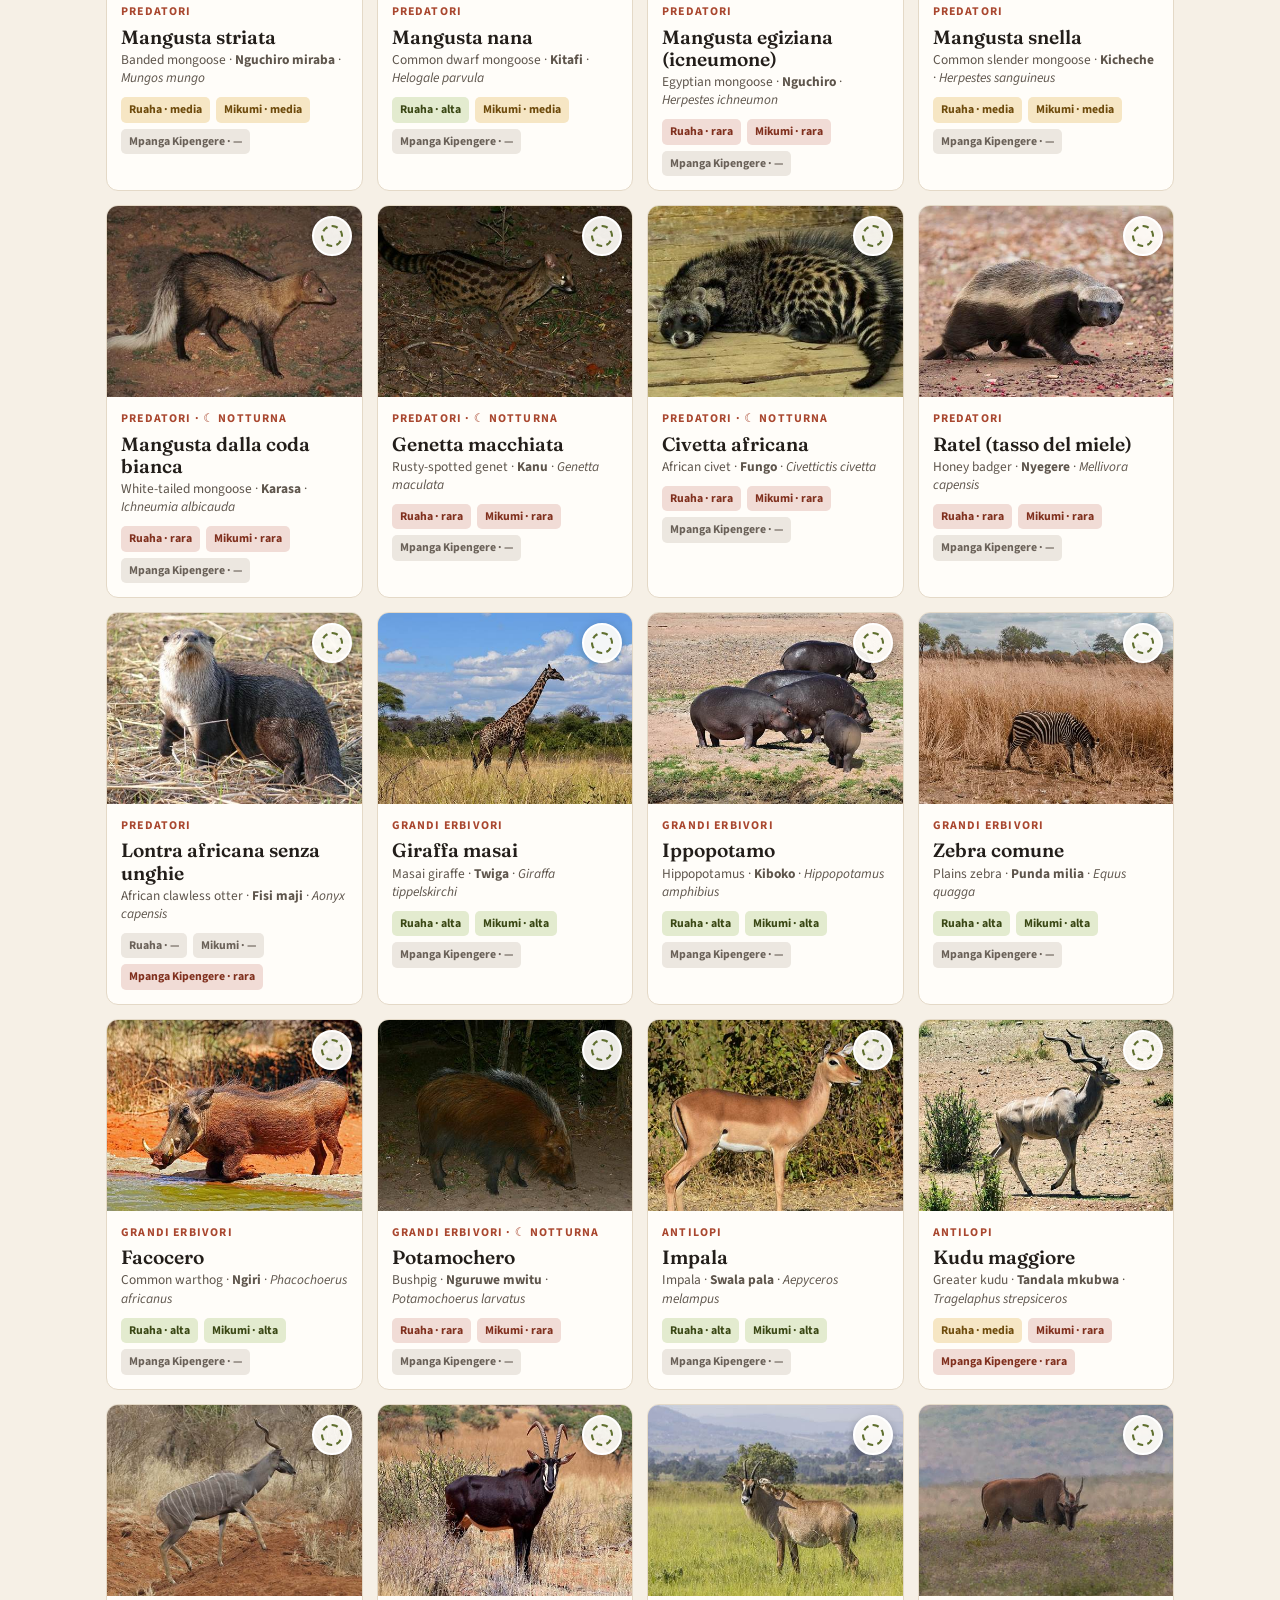
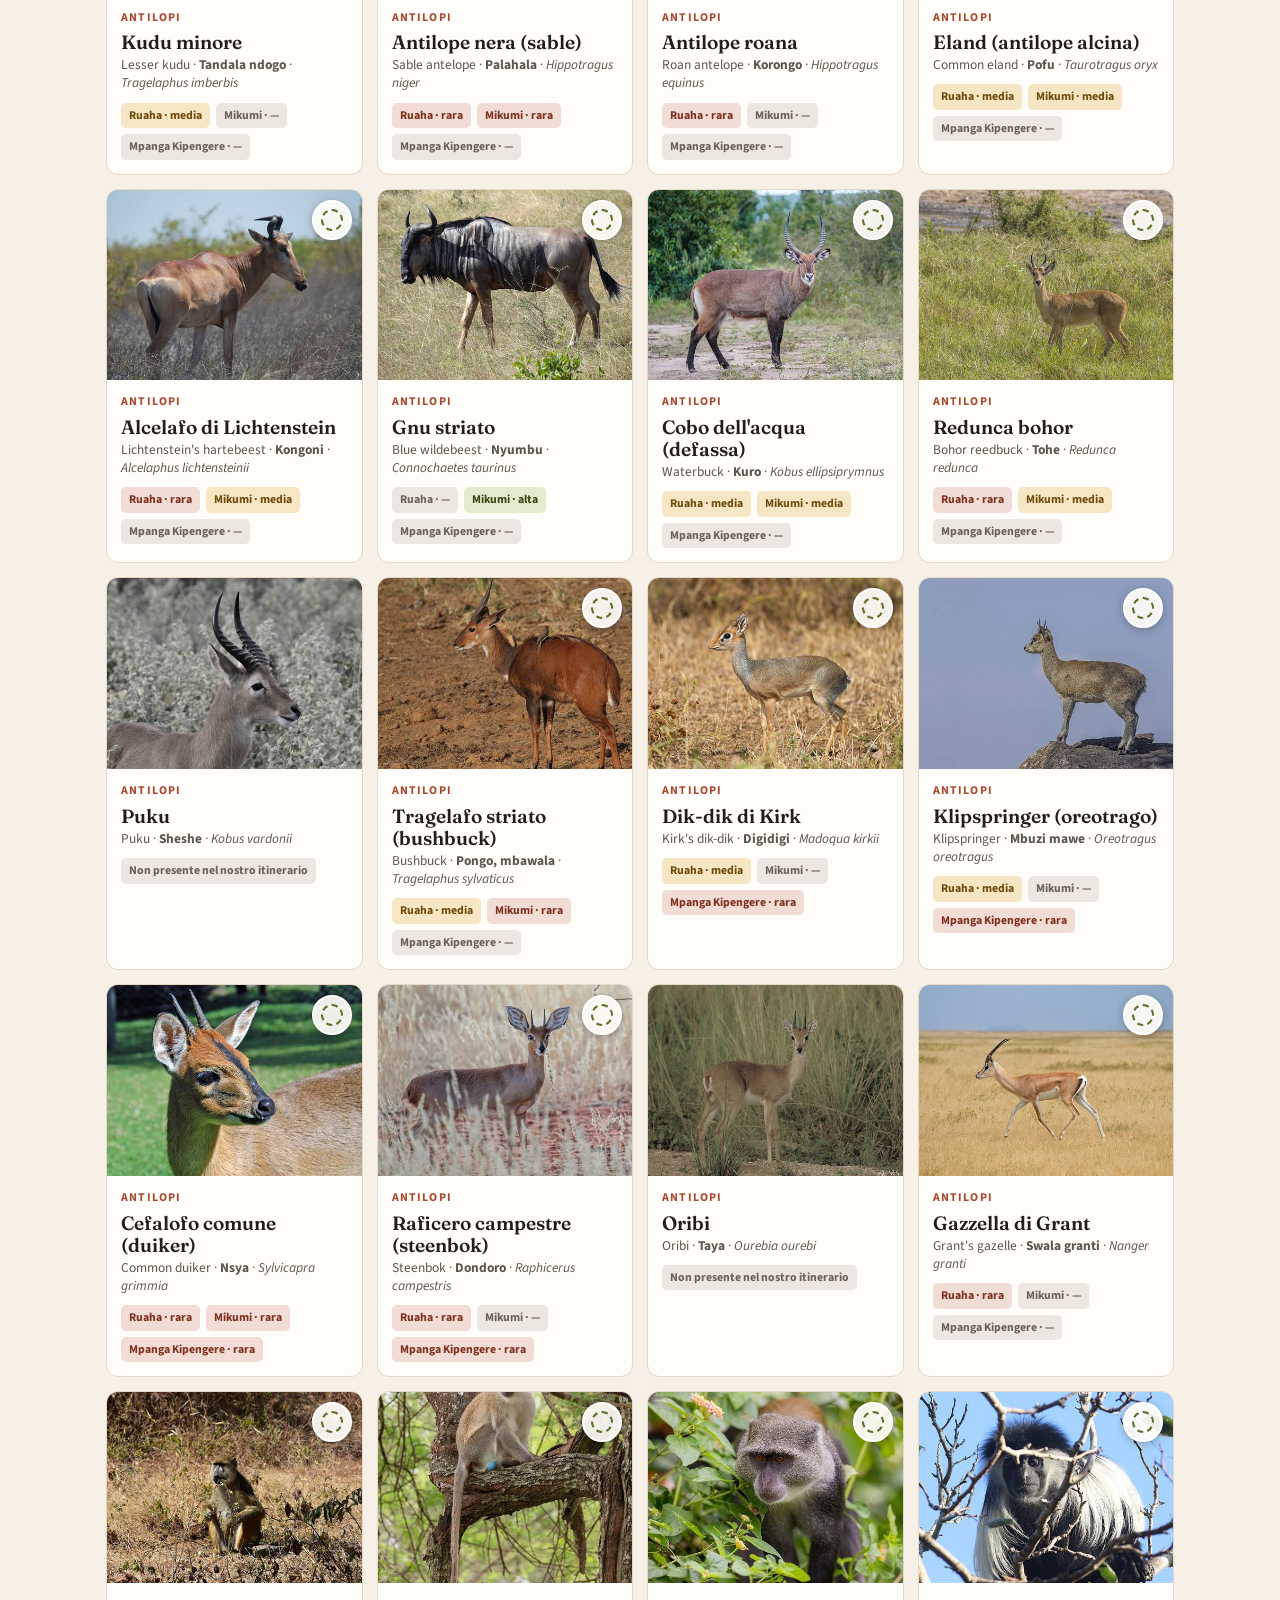
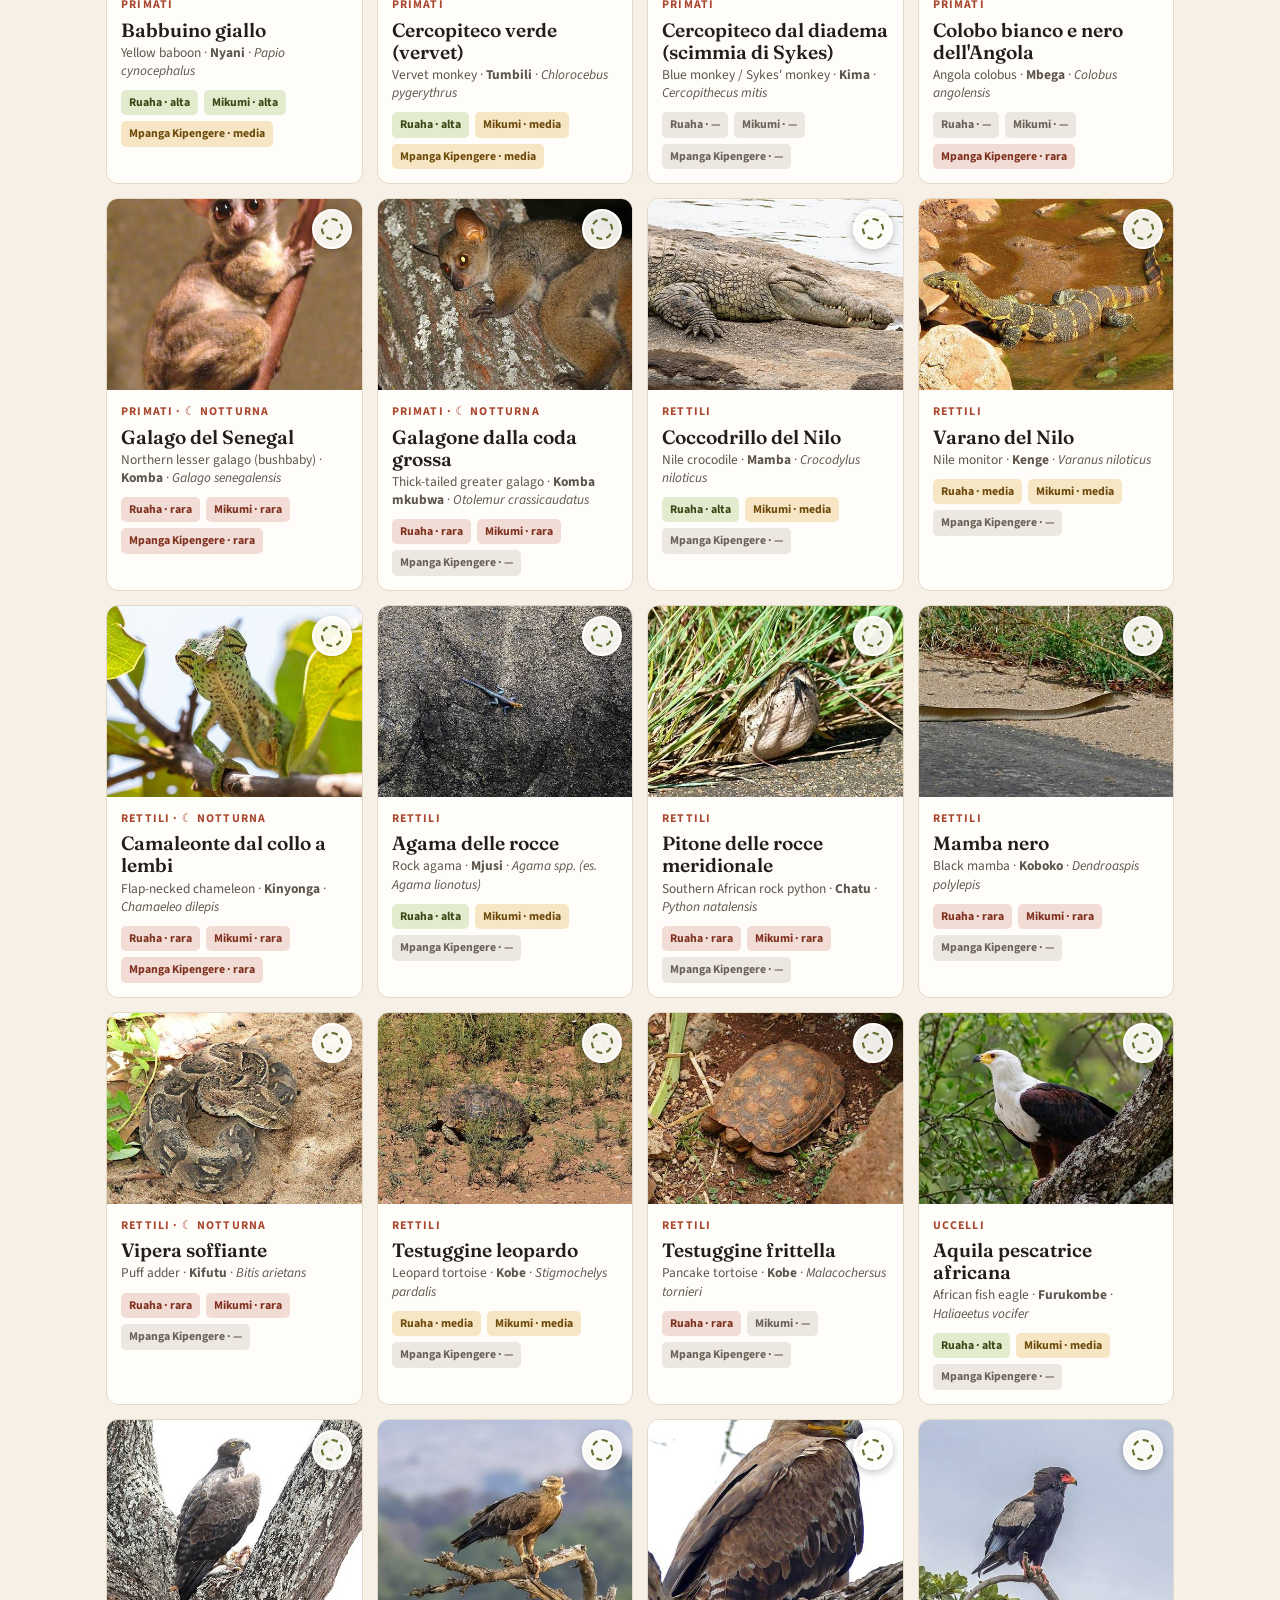
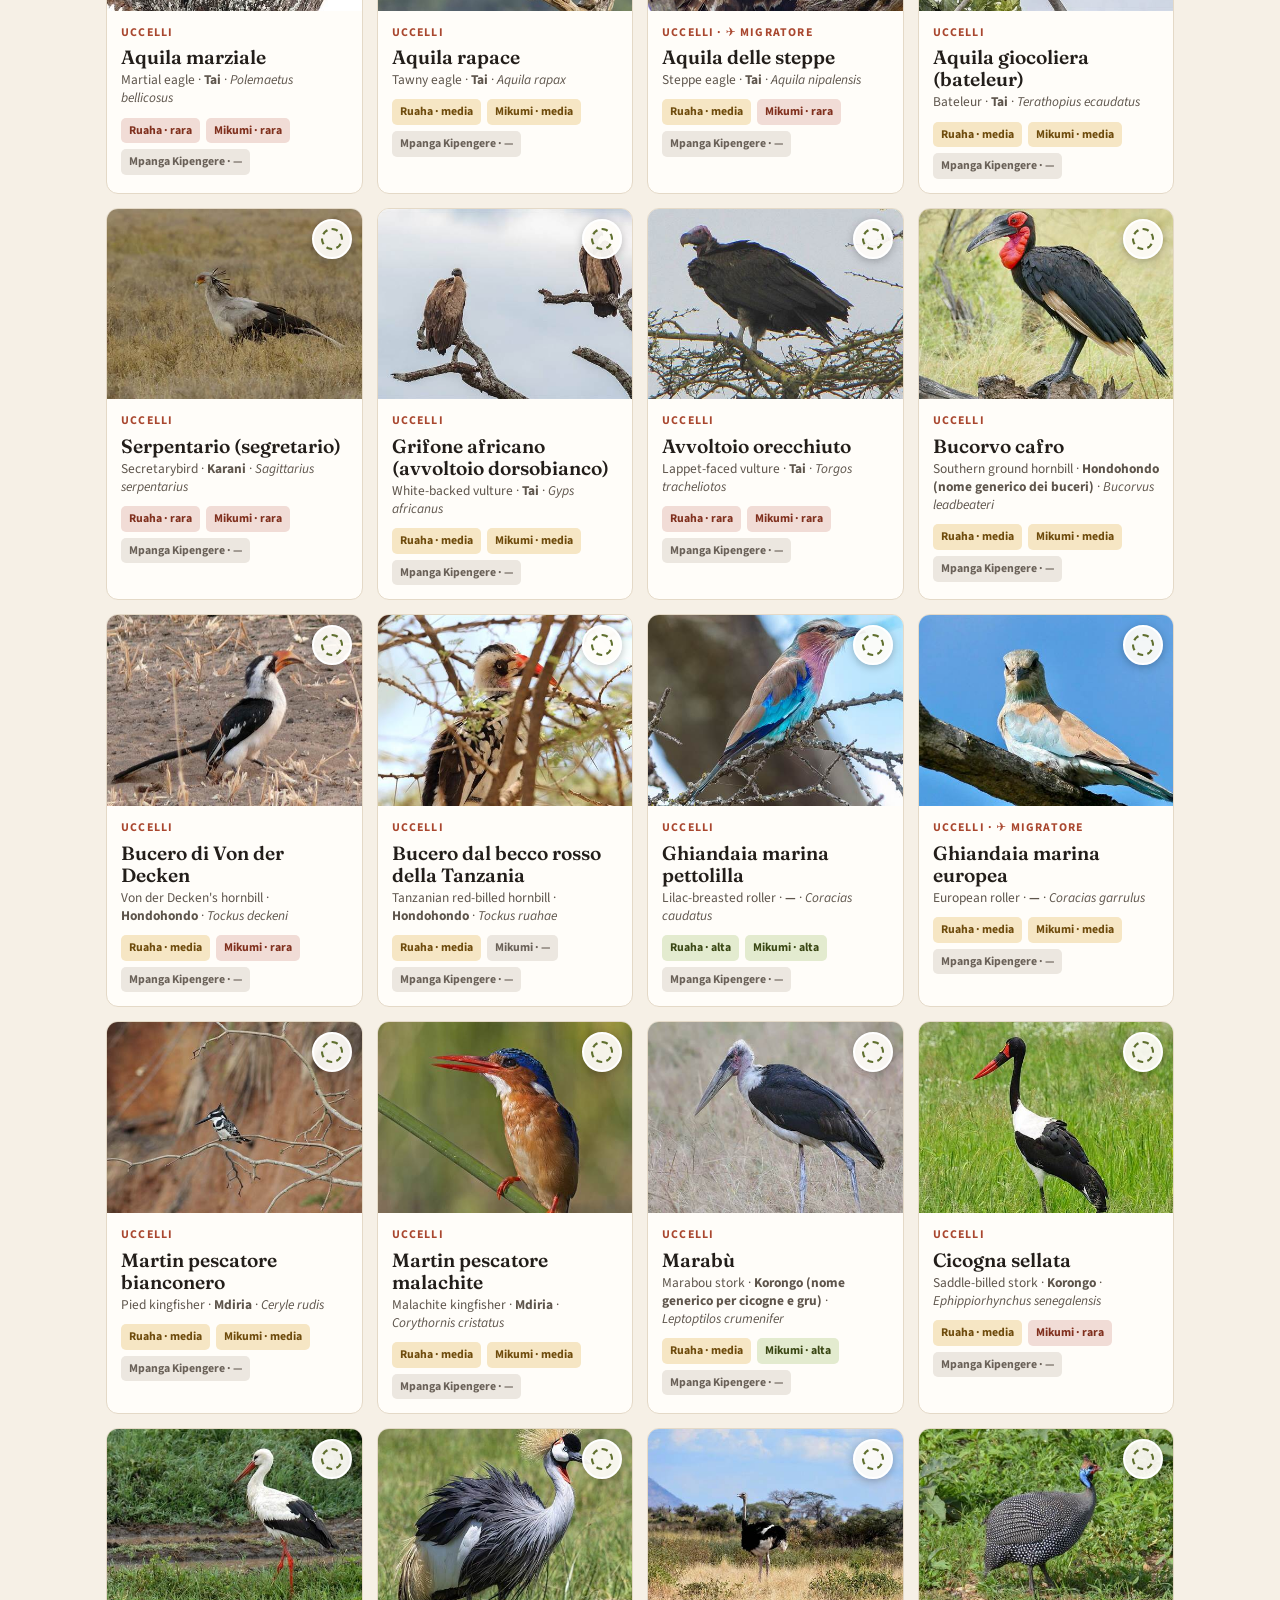
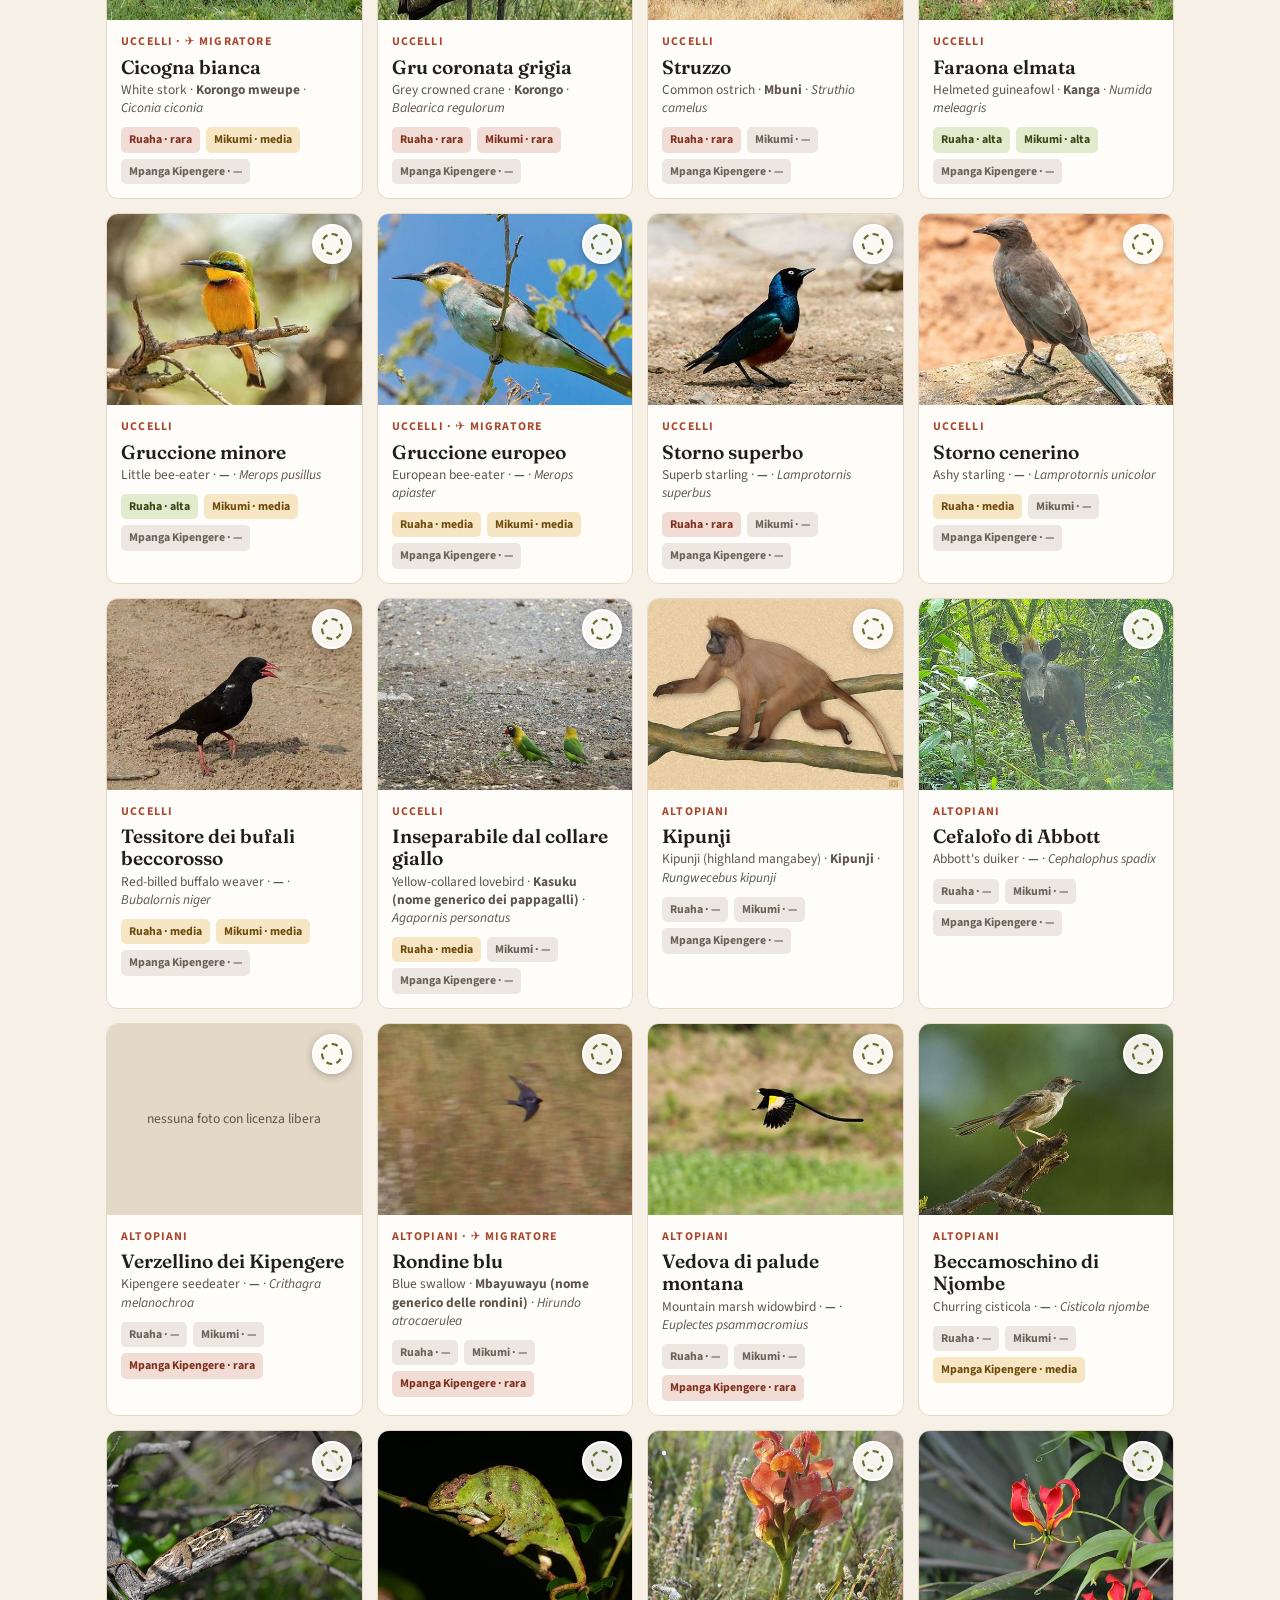
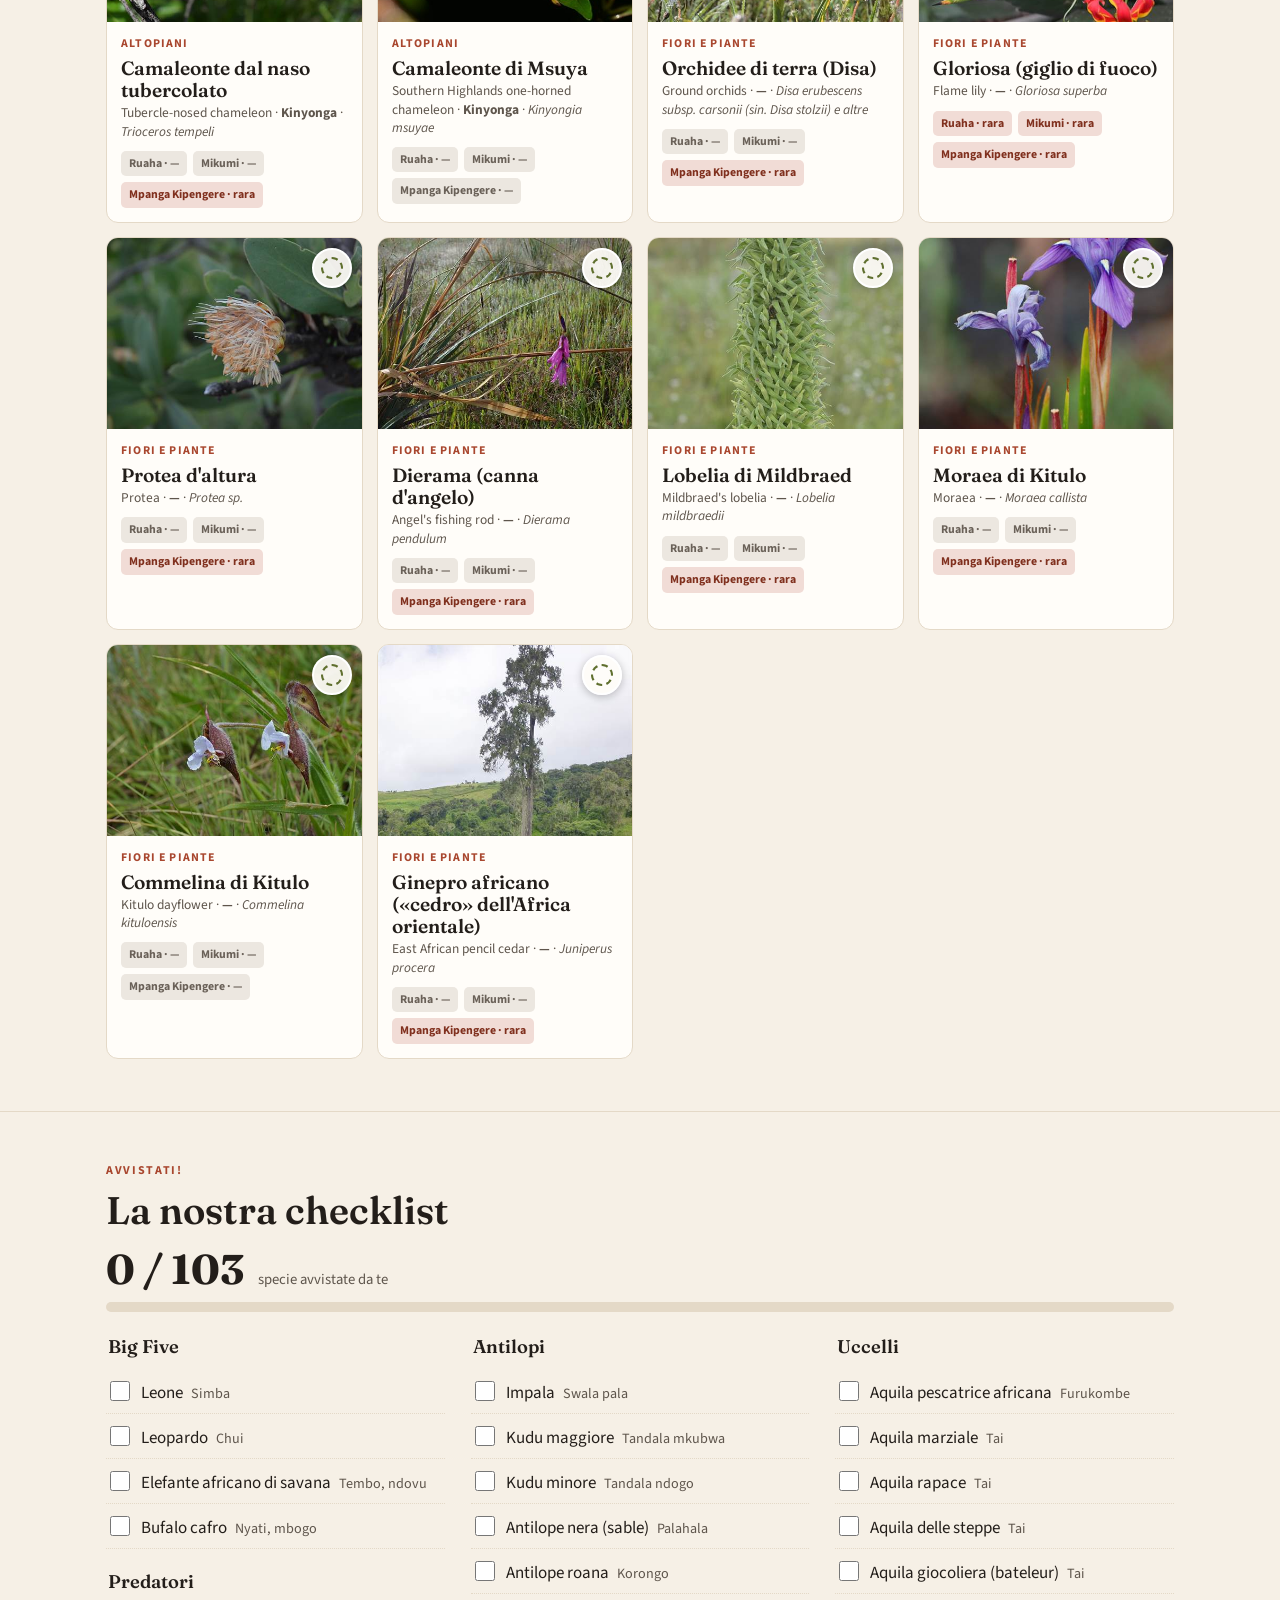
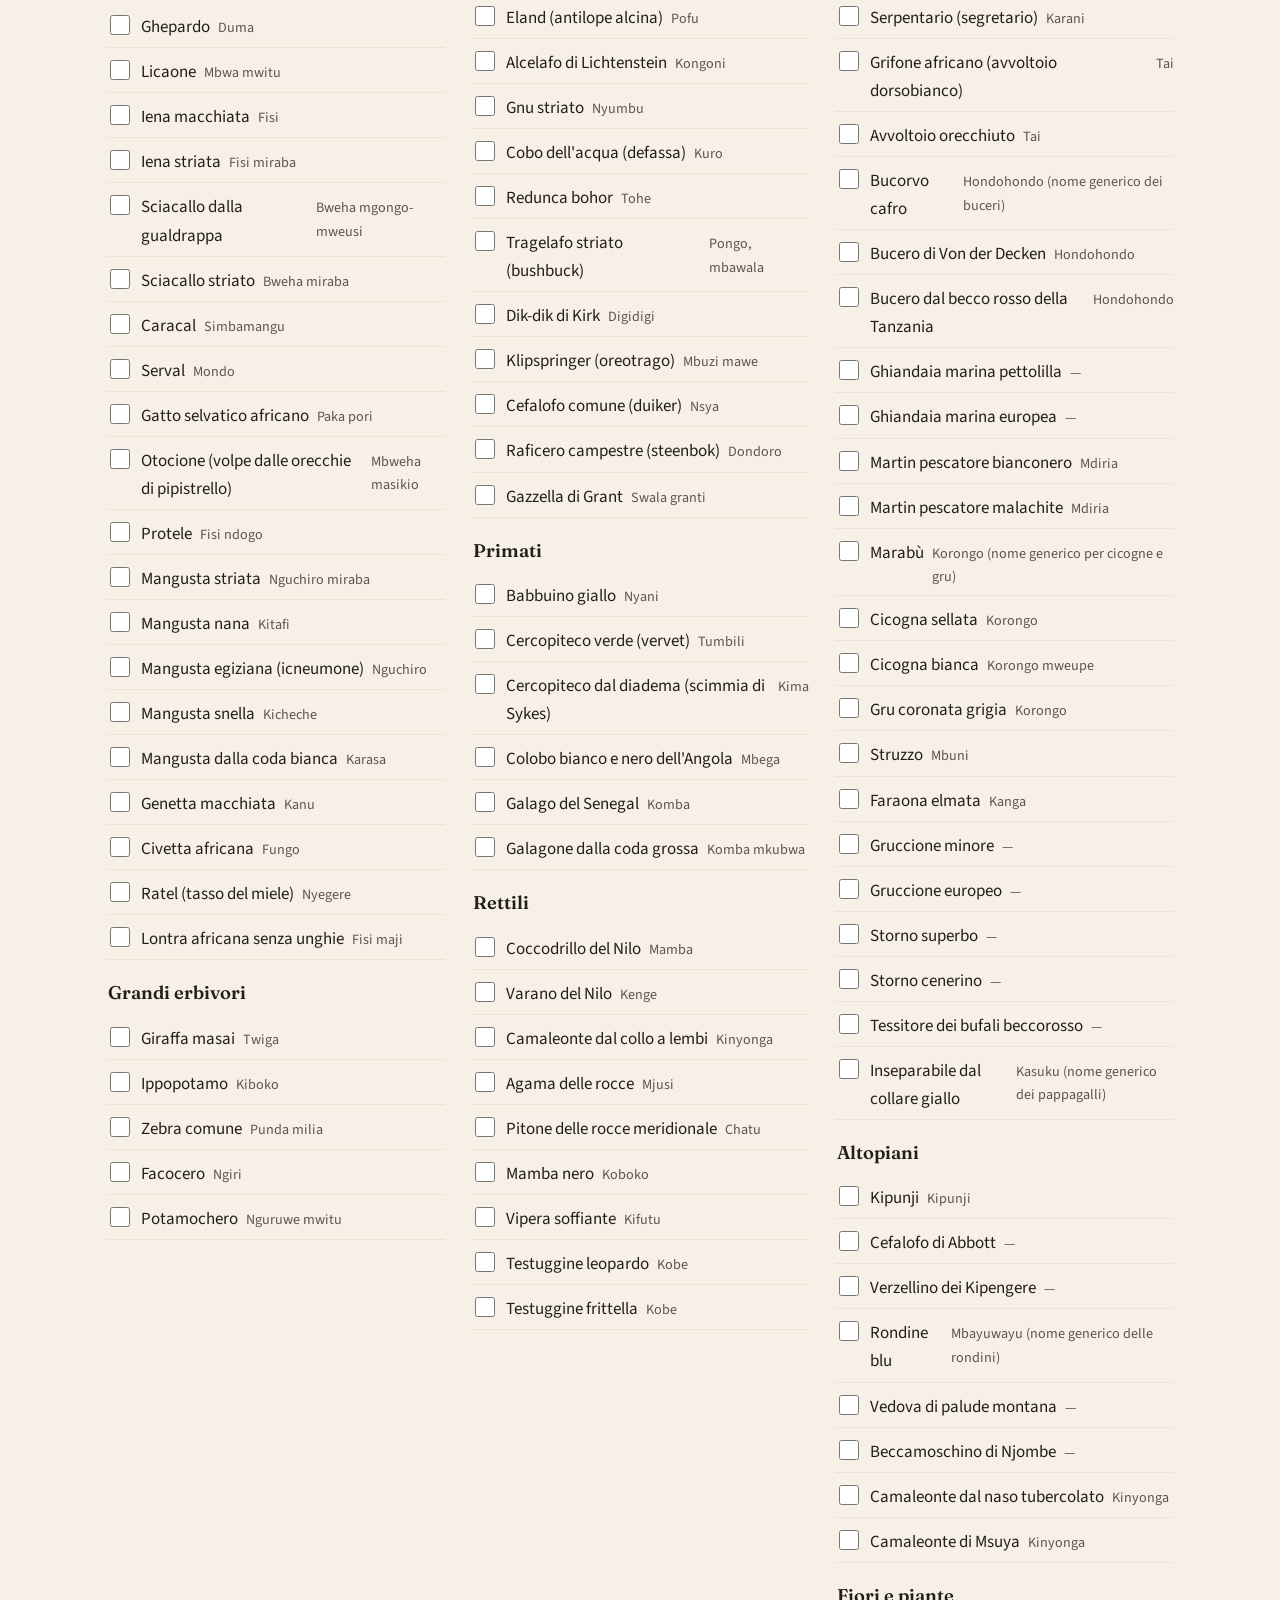
<file: fauna.html>
<!doctype html>
<html lang="it"><head>
<meta charset="utf-8">
<meta name="viewport" content="width=device-width, initial-scale=1, viewport-fit=cover">
<title>Fauna · Karibu Tanzania</title>
<meta name="description" content="Atlante illustrato della fauna di Ruaha, Mikumi e Mpanga Kipengere: schede, filtri e checklist degli avvistamenti.">
<meta name="theme-color" content="#F6F0E6">
<link rel="manifest" href="manifest.webmanifest">
<link rel="apple-touch-icon" href="img/icone/icona-192.png">
<meta name="apple-mobile-web-app-capable" content="yes">
<link rel="icon" href="data:image/svg+xml,%3Csvg xmlns='http://www.w3.org/2000/svg' viewBox='0 0 32 32'%3E%3Ccircle cx='16' cy='16' r='15' fill='%23A9472F'/%3E%3Cpath d='M6 22h20M16 22V12M10 13c2-3 10-3 12 0' stroke='%23F6F0E6' stroke-width='2.2' fill='none' stroke-linecap='round'/%3E%3C/svg%3E">
<link rel="preconnect" href="https://fonts.googleapis.com">
<link rel="preconnect" href="https://fonts.gstatic.com" crossorigin="">
<link href="https://fonts.googleapis.com/css2?family=Fraunces:opsz,wght@9..144,600;9..144,800&amp;family=Source+Sans+3:ital,wght@0,400;0,600;0,700;1,400&amp;display=swap" rel="stylesheet">
<link rel="stylesheet" href="assets/guida.css">
<style>
.legenda{display:grid;gap:10px;grid-template-columns:repeat(auto-fill,minmax(230px,1fr));margin:18px 0 0}
.legenda div{background:var(--carta);border:1px solid var(--linea);border-radius:10px;padding:12px 14px;font-size:.93rem}
.legenda .pk{margin-bottom:6px}
.parchi{display:grid;gap:14px;grid-template-columns:repeat(auto-fill,minmax(270px,1fr));margin-top:22px}
.parco{border-radius:12px;padding:18px;color:#fff}
.parco h3{color:#fff;margin-bottom:.3em}
.parco p{margin:0;font-size:.95rem}
.parco small{display:block;opacity:.85;margin-bottom:6px;font-size:.78rem;letter-spacing:.08em;text-transform:uppercase;font-weight:700}

/* barra strumenti */
.strumenti{position:sticky;top:54px;z-index:30;background:var(--sabbia);padding:12px 0 8px;border-bottom:1px solid var(--linea)}
.cerca{width:100%;padding:11px 14px;border-radius:10px;border:1px solid var(--linea);font:inherit;background:var(--carta);color:var(--inchiostro)}
.chips{display:flex;gap:8px;overflow-x:auto;padding:10px 0 4px;scrollbar-width:none}
.chips::-webkit-scrollbar{display:none}
.chip{flex:none;border:1px solid var(--inchiostro);border-radius:99px;padding:6px 14px;font:600 .88rem "Source Sans 3",sans-serif;background:transparent;color:var(--inchiostro);cursor:pointer}
.chip[aria-pressed="true"]{background:var(--inchiostro);color:var(--sabbia)}
.selettori{display:flex;gap:8px;flex-wrap:wrap;align-items:center;font-size:.9rem}
.selettori select{font:inherit;padding:6px 10px;border-radius:8px;border:1px solid var(--linea);background:var(--carta);color:var(--inchiostro)}
#conteggio{margin-left:auto;color:var(--grigio)}

/* griglia */
.griglia{display:grid;gap:14px;grid-template-columns:repeat(auto-fill,minmax(min(100%,250px),1fr));margin-top:18px}
.fc{position:relative;background:var(--carta);border:1px solid var(--linea);border-radius:12px;overflow:hidden;transition:box-shadow .15s}
.fc:hover{box-shadow:var(--ombra)}
.fc-apri{all:unset;display:block;cursor:pointer;width:100%}
.fc-apri:focus-visible{outline:3px solid var(--ocra);outline-offset:-3px}
.fc-img{aspect-ratio:4/3;background:var(--linea);display:flex;align-items:center;justify-content:center;color:var(--grigio);font-size:.85rem}
.fc-img img{width:100%;height:100%;object-fit:cover}
.fuori .fc-img img{filter:grayscale(.7)}
.fc-body{padding:12px 14px 14px}
.fc-cat{font-size:.74rem;font-weight:700;letter-spacing:.1em;text-transform:uppercase;color:var(--terracotta);margin:0 0 4px}
.fc h3{margin:0;font-size:1.2rem}
.fc-alt{font-size:.84rem;color:var(--grigio);margin:3px 0 10px;line-height:1.35}
.parks{display:flex;gap:6px;flex-wrap:wrap}
.parks.grandi .pk{font-size:.85rem;padding:5px 10px}
.chk{position:absolute;top:10px;right:10px;width:40px;height:40px;border-radius:50%;background:rgba(255,253,249,.92);border:2px solid #fff;color:transparent;font-weight:800;font-size:1.05rem;cursor:pointer;box-shadow:0 2px 8px rgba(0,0,0,.25)}
.chk::before{content:"";position:absolute;inset:7px;border-radius:50%;border:2px dashed #5F6F2E}
.chk.fatto{background:#5F6F2E;color:#fff}
.chk.fatto::before{display:none}

/* scheda */
dialog#scheda{border:0;padding:0;width:min(860px,100%);max-width:100%;max-height:100%;height:100%;margin:0 auto;background:var(--sabbia);color:var(--inchiostro)}
@media(min-width:760px){dialog#scheda{height:auto;max-height:92vh;margin-top:4vh;border-radius:14px}}
dialog#scheda::backdrop{background:rgba(20,15,10,.65)}
.sc-corpo{max-height:inherit;height:100%;overflow:auto;-webkit-overflow-scrolling:touch}
@media(min-width:760px){.sc-corpo{max-height:92vh}}
.sc-chiudi{position:sticky;top:10px;float:right;margin:10px 10px -50px 0;z-index:2;background:rgba(35,30,26,.85);color:#fff;border:0}
.sc-foto{margin:0}
.sc-foto img{width:100%;max-height:62vh;object-fit:cover}
.sc-foto figcaption{font-size:.74rem;color:var(--grigio);padding:6px 16px 0}
.sc-testo{padding:18px 18px 40px}
.sc-testo h2{font-size:clamp(1.9rem,7vw,2.6rem);font-weight:800}
.sc-testo h4{font-family:"Source Sans 3",sans-serif;font-size:.8rem;letter-spacing:.12em;text-transform:uppercase;color:var(--terracotta);margin:26px 0 8px}
.sc-testo .box h4{margin-top:0}
.nomi{display:grid;grid-template-columns:repeat(auto-fill,minmax(min(150px,45%),1fr));gap:8px;margin:0 0 6px}
.nomi div{background:var(--carta);border:1px solid var(--linea);border-radius:8px;padding:8px 12px}
.nomi dt{font-size:.72rem;text-transform:uppercase;letter-spacing:.1em;color:var(--grigio)}
.nomi dd{margin:0;font-weight:600}
.misure{background:var(--carta);border-radius:8px;padding:10px 14px;border:1px solid var(--linea);font-size:.95rem}
.sc-visto{margin-top:12px;padding:10px 18px;font-size:1rem}

/* checklist */
.punteggio{display:flex;align-items:baseline;gap:14px;flex-wrap:wrap;margin-bottom:10px}
.punteggio strong{font-family:Fraunces,Georgia,serif;font-size:2.6rem;line-height:1}
.barra{height:10px;border-radius:99px;background:var(--linea);overflow:hidden;margin-bottom:20px}
.barra div{height:100%;background:var(--savana);width:0;transition:width .3s}
#lista{columns:3 260px;column-gap:26px}
#lista fieldset{break-inside:avoid;border:0;margin:0 0 18px;padding:0}
#lista legend{font-family:Fraunces,Georgia,serif;font-weight:600;font-size:1.15rem;margin-bottom:6px}
#lista label{display:flex;gap:8px;align-items:baseline;padding:6px 0;border-bottom:1px dotted var(--linea);cursor:pointer}
#lista input{width:20px;height:20px;accent-color:#5F6F2E;flex:none;transform:translateY(3px)}
#lista small{color:var(--grigio)}
#lista .data{margin-left:auto;color:var(--savana);font-weight:700}
.azioni{display:flex;gap:10px;flex-wrap:wrap;margin-top:8px}
.offline-box{margin-top:14px;max-width:44em}
.offline-box .btn{margin-top:4px}
.panorama{margin:6px 0 26px}
.panorama img{width:100%;aspect-ratio:21/9;object-fit:cover;border-radius:12px}
.panorama figcaption,.foto-testo figcaption{font-size:.74rem;color:var(--grigio);margin-top:6px}
.foto-testo{margin:20px 0 0}
.foto-testo img{width:100%;border-radius:10px}
h3.sotto{font-size:1.45rem;margin:44px 0 12px;padding-top:18px;border-top:1px solid var(--linea)}
.orme{display:grid;gap:14px;grid-template-columns:repeat(auto-fill,minmax(min(100%,240px),1fr));margin:16px 0}
.orma{margin:0;background:var(--carta);border:1px solid var(--linea);border-radius:12px;padding:14px}
.orma svg{width:96px;height:96px;display:block;margin:0 auto 10px;color:var(--terracotta)}
.orma figcaption{font-size:.92rem;line-height:1.5}
.foto-riga figure{margin:10px 0 0}
.foto-riga img{width:100%;max-width:560px;border-radius:10px}
.foto-riga figcaption,.segni small{font-size:.74rem;color:var(--grigio)}
.segni{display:grid;gap:16px;grid-template-columns:repeat(auto-fill,minmax(min(100%,260px),1fr))}
.segni figure{margin:0;background:var(--carta);border:1px solid var(--linea);border-radius:12px;overflow:hidden}
.segni img{width:100%;aspect-ratio:4/3;object-fit:cover}
.segni figcaption{padding:12px 14px;font-size:.93rem;line-height:1.5}
.segni small{display:block;margin-top:6px}
.lista-segni{display:grid;gap:12px;grid-template-columns:repeat(auto-fill,minmax(min(100%,260px),1fr));margin-top:16px}
.lista-segni div{border-left:4px solid var(--ocra);padding:6px 0 6px 14px}
.lista-segni h4{font-size:1.02rem;margin:0 0 4px}
.lista-segni p{margin:0;font-size:.94rem}
.tabella-wrap{overflow-x:auto;-webkit-overflow-scrolling:touch;border:1px solid var(--linea);border-radius:12px;background:var(--carta)}
table.versi{border-collapse:collapse;width:100%;min-width:560px;font-size:.92rem}
.versi th,.versi td{text-align:left;vertical-align:top;padding:10px 12px;border-bottom:1px solid var(--linea)}
.versi th{font:700 .75rem/1.2 "Source Sans 3",sans-serif;letter-spacing:.1em;text-transform:uppercase;color:var(--grigio)}
.versi td:first-child{font-weight:700;white-space:nowrap}
.presto-box{background:var(--carta);border:1px dashed var(--linea);border-radius:12px;padding:18px}
</style>
</head>
<body>
<div class="progress" aria-hidden="true"></div>
<header class="nav"><div class="wrap">
  <a class="logo" href="index.html">Karibu <span>Tanzania</span></a>
  <div class="nav-btns">
    <button class="btn" data-tema="" aria-label="Cambia tema chiaro o scuro">◐</button>
    <button class="btn" data-apri-menu="" aria-haspopup="true">☰ Indice</button>
  </div>
</div></header>
<nav id="menu" class="menu" aria-label="Indice della guida"></nav>

<main>
<div class="hero">
  <img src="img/hero-fauna.jpg" alt="Elefanti lungo il letto sabbioso di un fiume nel Parco Nazionale del Ruaha" fetchpriority="high">
  <div class="wrap">
    <p class="kicker" data-t="apertura.0">Parte 2 · Fauna</p>
    <h1 data-t="apertura.1">Chi vive qui</h1>
    <p data-t="apertura.2">Un atlante tascabile per i tre luoghi selvaggi del nostro viaggio: chi incontreremo, come riconoscerlo, dove guardare.</p>
    <p class="credito" id="credito-hero"></p>
  </div>
</div>

<section id="intro"><div class="wrap colonne">
  <div class="testo">
    <p class="kicker" data-t="intro.0">Prima di salire in jeep</p>
    <h2 data-t="intro.1">Tre parchi, tre modi di essere Africa</h2>
    <p class="drop" data-t="intro.2">Il <strong>Ruaha</strong> è il pezzo forte. È uno dei parchi più grandi della Tanzania, circa 20.000 km², e in molti punti non incontrerete altre jeep per ore. Si trova in una zona di confine biologico: qui la fauna dell'Africa orientale incontra quella dell'Africa australe. Per questo è uno dei pochi posti dove si vedono insieme il kudu maggiore e il kudu minore, l'antilope nera e la roana, e dove la gazzella di Grant è all'estremo sud del suo areale. Il cuore del parco è il Grande Ruaha, un fiume largo e sabbioso che nella stagione secca diventa una catena di pozze. Intorno ci sono baobab, colline di miombo e pianure di acacia.</p>
    <p data-t="intro.3"><strong>Mikumi</strong> è più piccolo (circa 3.230 km²) e più accessibile: la statale A7 Dar es Salaam–Iringa lo attraversa da parte a parte. Il cuore del parco è la piana alluvionale del fiume Mkata, una prateria aperta che molti chiamano il «piccolo Serengeti». È il posto ideale per vedere giraffe, zebre, gnu ed elefanti contro un orizzonte aperto. A sud confina con l'enorme ecosistema di Nyerere (l'ex Selous). Nel nostro programma Mikumi non ha un safari dedicato: lo attraversiamo in bus il 10 dicembre, sui circa 50 km di statale che tagliano il parco. Dal finestrino si vedono spesso elefanti, giraffe, zebre, impala e babbuini.</p>
    <p data-t="intro.4"><strong>Mpanga Kipengere</strong> è un'altra storia. È una riserva d'altura, tra circa 1.100 e 2.800 metri, fatta di foresta montana, praterie e cascate. Qui non si viene per i grandi mammiferi: si viene per i fiori, gli uccelli e i camaleonti che vivono solo su questi altopiani. Gli animali sono più piccoli e più schivi: duiker, klipspringer, cercopitechi, babbuini.</p>
  </div>
  <aside>
    <div class="box b-sap"><h4>Dicembre nella savana</h4>
      <p data-t="intro.5">Arriviamo all'inizio della stagione delle piogge, e la savana cambia sotto i nostri occhi:</p>
      <ul>
        <li data-t="intro.6"><strong>Animali più sparsi.</strong> Le prime pozze di pioggia liberano gli animali dalla dipendenza dal fiume. Gli avvistamenti restano buoni, ma serve più pazienza che a ottobre.</li>
        <li data-t="intro.7"><strong>Stagione delle nascite.</strong> Impala, zebre, facoceri: è il momento dei piccoli, e di conseguenza dei predatori in caccia.</li>
        <li data-t="intro.8"><strong>Erba ancora bassa.</strong> All'inizio della stagione la vegetazione non nasconde ancora gli animali.</li>
        <li data-t="intro.9"><strong>Gli uccelli dall'Europa.</strong> Gruccioni, rondini, cicogne bianche, rapaci migratori: da ottobre ad aprile la lista delle specie si allunga.</li>
        <li data-t="intro.10"><strong>Temporali.</strong> Arrivano di solito nel pomeriggio, brevi e violenti. Il mattino è quasi sempre il momento migliore.</li>
      </ul>
    </div>
    <div class="box b-gru"><h4>In gruppo</h4><p data-t="intro.11">Ogni jeep nomini un «avvistatore di turno» per ogni lato. Chi vede qualcosa dice <em>il lato e l'ora</em> come un orologio («destra, ore due, sotto l'albero»): funziona molto meglio di «lì, lì!».</p></div>
  </aside>
</div></section>

<section id="come-leggere"><div class="wrap">
  <p class="kicker" data-t="come_leggere.0">Come si leggono le schede</p>
  <h2 data-t="come_leggere.1">Probabilità di avvistamento</h2>
  <p class="testo" data-t="come_leggere.2">Ogni specie ha un indice per ciascuno dei tre luoghi. È una stima per un viaggio come il nostro, a dicembre: nel Ruaha un pomeriggio, una notte e un'alba di game drive; a Mpanga Kipengere una giornata a piedi e in jeep; a Mikumi l'attraversamento in bus, quindi per Mikumi le probabilità valgono per chi ci fa un safari e dal bus vanno ridimensionate. Niente safari notturni: nei parchi nazionali non sono previsti. Le specie notturne sono segnate con ☾: con un po' di fortuna si vedono all'alba, al tramonto o intorno ai campi.</p>
  <div class="legenda">
    <div><span class="pk alta">alta</span><br>La vedremo quasi certamente, spesso più volte.</div>
    <div><span class="pk media">media</span><br>Presente e osservata con regolarità, ma serve un po' di fortuna.</div>
    <div><span class="pk rara">rara</span><br>Presente ma elusiva, notturna o poco numerosa: vederla è un colpo di fortuna.</div>
    <div><span class="pk no">—</span><br>Assente, oppure presenza non documentata da fonti affidabili.</div>
  </div>
  <p class="nota" style="margin-top:14px" data-t="come_leggere.3">Fonti: <a href="https://www.tawa.go.tz/attraction-details/mpangakipengere-game-reserve" target="_blank" rel="noopener">TAWA (Mpanga Kipengere)</a>, <a href="https://www.expertafrica.com/tanzania/ruaha-national-park/in-detail" target="_blank" rel="noopener">percentuali di avvistamento raccolte da Expert Africa nel Ruaha</a>, studi con fototrappole del Ruaha Carnivore Project e della Rufford Foundation, guide di campo (Kingdon). Gli indici sono valutazioni dell'autore, verificate l'11/11/2026. Per Mikumi i dati pubblicati sono più scarsi: le stime sono più prudenti.</p>
  <div class="parchi">
    <div class="parco" style="background:var(--t-ruaha)"><small>Parco Nazionale</small><h3 data-t="come_leggere.4">Ruaha</h3><p data-t="come_leggere.5">Grandi branchi di leoni, licaoni, kudu, antilopi nere e roane. Il fiume è il filo conduttore di ogni game drive.</p></div>
    <div class="parco" style="background:var(--t-mikumi)"><small>Parco Nazionale</small><h3 data-t="come_leggere.6">Mikumi</h3><p data-t="come_leggere.7">La piana del Mkata: praterie aperte, ippopotami nelle pozze, giraffe ed elefanti ben visibili.</p></div>
    <div class="parco" style="background:var(--t-mpanga)"><small>Riserva di caccia (Game Reserve)</small><h3 data-t="come_leggere.8">Mpanga Kipengere</h3><p data-t="come_leggere.9">Altopiani, cascate e foreste: piccoli mammiferi, uccelli che vivono solo qui, fioriture.</p></div>
  </div>
</div></section>

<section id="atlante" style="padding-top:36px"><div class="wrap">
  <p class="kicker" data-t="atlante.0">L'atlante</p>
  <h2 data-t="atlante.1">Le specie</h2>
  <p class="nota testo" data-t="atlante.2">Tocca una scheda per aprirla. Il cerchio tratteggiato sulla foto segna la specie come «avvistata»: la lista resta salvata solo su questo telefono e funziona anche senza rete.</p>
  <div class="box b-cons offline-box"><h4>Prima di partire, con il wifi</h4>
    <p data-t="atlante.3">La guida funziona anche senza connessione. Le foto grandi delle schede però si salvano solo quando le aprite. Toccate qui per salvarle tutte adesso (circa 12 MB): al villaggio e nel Ruaha il segnale sarà scarso.</p>
    <button class="btn pieno" id="salva-offline" type="button">Salva tutte le foto per l'offline</button>
    <span class="nota" id="stato-offline" aria-live="polite"></span>
  </div>
</div>
<div class="strumenti"><div class="wrap">
  <label class="sr" for="cerca">Cerca una specie</label>
  <input id="cerca" class="cerca" type="search" placeholder="Cerca in italiano, inglese, swahili o latino: simba, leopard, Panthera…" autocomplete="off">
  <div class="chips" role="group" aria-label="Categoria">
    <button class="chip" data-filtro="tutte" aria-pressed="true">Tutte</button>
    <button class="chip" data-filtro="big5" aria-pressed="false">Big Five</button>
    <button class="chip" data-filtro="predatori" aria-pressed="false">Predatori</button>
    <button class="chip" data-filtro="erbivori" aria-pressed="false">Grandi erbivori</button>
    <button class="chip" data-filtro="antilopi" aria-pressed="false">Antilopi</button>
    <button class="chip" data-filtro="primati" aria-pressed="false">Primati</button>
    <button class="chip" data-filtro="rettili" aria-pressed="false">Rettili</button>
    <button class="chip" data-filtro="uccelli" aria-pressed="false">Uccelli</button>
    <button class="chip" data-filtro="altopiani" aria-pressed="false">Altopiani</button>
    <button class="chip" data-filtro="flora" aria-pressed="false">Fiori e piante</button>
  </div>
  <div class="selettori">
    <label for="f-parco" class="sr">Dove</label>
    <select id="f-parco"><option value="tutti">Tutti i luoghi</option><option value="ruaha">Ruaha</option><option value="mikumi">Mikumi</option><option value="mpanga">Mpanga Kipengere</option></select>
    <label for="f-prob" class="sr">Probabilità di avvistamento</label>
    <select id="f-prob"><option value="tutte">Ogni probabilità</option><option value="alta">Alta</option><option value="media">Media</option><option value="rara">Rara</option></select>
    <span id="conteggio" aria-live="polite"></span>
  </div>
</div></div>
<div class="wrap"><div id="griglia" class="griglia"></div></div>
</section>

<section id="checklist"><div class="wrap">
  <p class="kicker" data-t="checklist.0">Avvistati!</p>
  <h2 data-t="checklist.1">La nostra checklist</h2>
  <div class="punteggio"><strong id="punteggio">0 / 0</strong><span class="nota">specie avvistate da te</span></div>
  <div class="barra" aria-hidden="true"><div id="barra-visti"></div></div>
  <div id="lista"></div>
  <div class="azioni">
    <button class="btn pieno" id="copia">Copia la mia lista</button>
    <button class="btn" id="azzera">Azzera</button>
  </div>
  <div class="box b-gru" style="margin-top:22px"><h4>In gruppo</h4><p data-t="checklist.2">La sera, prima di cena, confrontate le liste e fate la classifica di chi ha visto più specie. Chi avvista per primo un leopardo ha diritto a una Kilimanjaro offerta dal gruppo (sì, è anche il nome di una birra).</p></div>
</div></section>

<section id="birdwatching"><div class="wrap colonne">
  <div class="testo">
    <p class="kicker" data-t="birdwatching.0">Birdwatching</p>
    <h2 data-t="birdwatching.1">Guardare in alto</h2>
    <p class="drop" data-t="birdwatching.2">Arrivate in Tanzania pensando ai leoni e ripartirete parlando di ghiandaie marine. Succede a quasi tutti. Il Ruaha è una <em>Important Bird Area</em> di BirdLife International, e le liste di specie del parco vanno da circa 450 a oltre 570, secondo la fonte. Dicembre è il momento migliore dell'anno: da novembre ad aprile alle specie residenti si aggiungono i migratori arrivati dall'Europa e dall'Asia e quelli che si spostano all'interno dell'Africa. Con le prime piogge, in più, molti uccelli indossano il piumaggio nuziale.</p>
    <p data-t="birdwatching.3">Non serve essere esperti. Bastano un binocolo nella jeep, la pazienza di fermarsi due minuti in più vicino a un albero di acacia fiorito e l'abitudine di chiedere alla guida «<em>what's that bird?</em>». Le guide tanzaniane sono quasi sempre ottimi birdwatcher e conoscono i nomi inglesi di centinaia di specie.</p>
    <h3 data-t="birdwatching.4">Le specialità tanzaniane del Ruaha</h3>
    <p data-t="birdwatching.5">Tre specie vivono solo in Tanzania, e il Ruaha è uno dei posti migliori per vederle: il <a href="#ruahae">bucero dal becco rosso della Tanzania</a>, che porta il nome del parco, lo <a href="#cenerino">storno cenerino</a> e l'<a href="#inseparabile">inseparabile dal collare giallo</a>. Gli uccelli degli altopiani di Kipengere e Kitulo, alcuni dei quali vivono solo lì, sono nel prossimo capitolo.</p>
    <h3 data-t="birdwatching.6">Chi arriva dall'Europa a dicembre</h3>
    <p data-t="birdwatching.7">Molti uccelli che vedrete li conoscete già, magari senza saperlo: passano l'estate in Italia e l'inverno qui. Tra i più facili da notare ci sono la <a href="#cicogna-bianca">cicogna bianca</a>, il <a href="#gruccione-eu">gruccione</a>, la <a href="#ghiandaia-eu">ghiandaia marina</a>, l'<a href="#steppe">aquila delle steppe</a>, la rondine, l'averla piccola, la cutrettola gialla, il luì grosso, il culbianco e il piro piro boschereccio nelle pozze. Secondo alcune fonti, a dicembre e gennaio il Ruaha ospita anche il raro falco della regina, che nidifica sulle isole del Mediterraneo, Sardegna compresa.</p>
  </div>
  <aside>
    <div class="box b-cons"><h4>Il consiglio dell'autore</h4>
      <ul>
        <li data-t="birdwatching.8"><strong>Binocolo</strong>: un 8×42 o un 10×42 è l'ideale. Ne basta uno ogni due persone, ma almeno uno per jeep è indispensabile.</li>
        <li data-t="birdwatching.9"><strong>App</strong>: prima di partire scaricate <em>Merlin Bird ID</em> (Cornell Lab, gratuita) con il pacchetto di specie per la Tanzania o l'Africa orientale: così funziona anche offline. Con <em>eBird</em> potete registrare le vostre liste e contribuire alla scienza.</li>
        <li data-t="birdwatching.10"><strong>Guida da campo</strong>: il riferimento classico è <em>Birds of East Africa</em> di Stevenson e Fanshawe (Helm). Ne basta una copia per gruppo.</li>
        <li data-t="birdwatching.11"><strong>Orari</strong>: la prima ora dopo l'alba e l'ultima prima del tramonto. A mezzogiorno restano solo i rapaci in volo.</li>
      </ul>
    </div>
    <div class="box b-gru"><h4>In gruppo</h4><p data-t="birdwatching.12">Proponete una sfida tra jeep: ogni sera si contano le specie di uccelli viste da ciascun gruppo. Chi vince sceglie il posto per il game drive del mattino dopo.</p></div>
    <div class="box b-resp"><h4>Viaggio responsabile</h4><p data-t="birdwatching.13">Niente richiami registrati riprodotti dal telefono per attirare gli uccelli: nei parchi stressano le coppie in piena stagione riproduttiva, e per molte specie dicembre lo è.</p></div>
  </aside>
</div></section>

<section id="altopiani" class="altopiani"><div class="wrap">
  <p class="kicker" style="color:var(--t-mpanga)" data-t="altopiani.0">Altopiani e Kitulo</p>
  <h2 data-t="altopiani.1">Il giardino sopra le nuvole</h2>
  <figure class="panorama"><img src="img/altopiani-panorama.jpg" alt="Panorama di colline coperte di foresta e praterie verdi, con nuvole basse nelle valli: la catena dei Kipengere vista dall'altopiano di Kitulo" loading="lazy"><figcaption id="cr-panorama"></figcaption></figure>
  <div class="colonne">
  <div class="testo">
    <p class="drop" data-t="altopiani.2">Lasciata la savana, la strada sale per ore tra campi di mais, piantagioni di tè e boschi di pini ed eucalipti, e l'aria cambia. A Mpanga Kipengere, tra circa 1.100 e 2.800 metri, il mondo si fa verde, umido e fresco. Le colline sono coperte di praterie e di lembi di foresta montana (la riserva ne conta più di 17 tipi diversi), e dappertutto scende acqua. La più famosa è quella delle <strong>cascate Kimani</strong>, il luogo più visitato della riserva. Qui non si viene per i grandi mammiferi. Si viene per la luce, la nebbia che sale dalle valli, gli uccelli che non vivono da nessun'altra parte e i fiori.</p>
    <p data-t="altopiani.3">Poco più a sud-ovest, dove la catena dei Kipengere incontra i Monti Poroto, c'è l'<strong>altopiano di Kitulo</strong>, a circa 2.600 metri. Gli abitanti lo chiamano <em lang="sw">Bustani ya Mungu</em>, «il giardino di Dio», e dal 2005 è un parco nazionale di circa 413 km². È stato il primo parco dell'Africa tropicale istituito soprattutto per proteggere la flora. Sulle sue praterie crescono circa 350 specie di piante, tra cui circa 45 orchidee terrestri. Alcune specie, come <em>Impatiens rosulata</em> o <em>Brachystelma kituloensis</em>, esistono solo qui. La fioritura va da novembre ad aprile, con il picco tra dicembre e marzo: nelle settimane del nostro viaggio.</p>
    <p data-t="altopiani.4">Nella foresta di Livingstone, la più grande della catena, vive il <a href="#kipunji">kipunji</a>, una scimmia che gli scienziati hanno scoperto solo nel 2003. Nelle stesse foreste vivono camaleonti presenti solo su questi monti. Negli altopiani c'è ancora molto da scoprire.</p>
    <figure class="foto-testo"><img src="img/kimani.jpg" alt="Le cascate Kimani: l'acqua scende a gradini su rocce stratificate, tra alberi e cespugli" loading="lazy"><figcaption id="cr-kimani"></figcaption></figure>
  </div>
  <aside>
    <div class="box b-top"><h4>Da non perdere</h4><p data-t="altopiani.5">Se il programma lo permette, la mattina presto alle cascate Kimani. Se invece siete nella zona di Kitulo, una passeggiata tra i fiori del plateau: a dicembre è il momento migliore dell'anno.</p></div>
    <div class="box b-att"><h4>Attenzione</h4><ul>
      <li data-t="altopiani.6">Sopra i 2.000 metri, di notte e nelle giornate di pioggia, la temperatura può scendere sotto i 10 °C: portate pile, giacca impermeabile e calze di lana.</li>
      <li data-t="altopiani.7">Con le piogge di dicembre le strade sterrate degli altopiani diventano scivolose e fangose: i tempi di trasferimento sono sempre indicativi.</li>
      <li data-t="altopiani.8">La nebbia arriva in fretta: non allontanatevi dai sentieri e dal gruppo.</li>
    </ul></div>
    <div class="box b-resp"><h4>Viaggio responsabile</h4><p data-t="altopiani.9">Non raccogliete fiori né bulbi. I tuberi delle orchidee di questi altopiani vengono estratti illegalmente a milioni per preparare il <em>chikanda</em>, un piatto molto popolare in Zambia, e alcune specie sono in forte declino. Anche camminare fuori dal sentiero sull'erba umida danneggia le piante giovani.</p></div>
    <div class="box b-cons"><h4>Il consiglio dell'autore</h4><p data-t="altopiani.10">Per i fiori basta lo smartphone, ma usate la modalità macro e mettetevi all'altezza del fiore. Caricate le foto più belle su iNaturalist, con data e luogo: per alcune specie di Kitulo ogni segnalazione ha un valore scientifico.</p></div>
  </aside>
  </div>
  <p class="nota" style="margin-top:10px" data-t="altopiani.11">Fonti: <a href="https://en.wikipedia.org/wiki/Kitulo_National_Park" target="_blank" rel="noopener">Wikipedia (Kitulo)</a>, <a href="https://www.tanzaniatourism.com/destination/kitulo-national-park" target="_blank" rel="noopener">Tanzania Tourist Board</a>, <a href="https://www.aos.org/orchids/articles/chikanda-orchids-conservation-in-the-highlands-of-southern-tanzania" target="_blank" rel="noopener">American Orchid Society (chikanda)</a>, <a href="https://www.tawa.go.tz/attraction-details/mpangakipengere-game-reserve" target="_blank" rel="noopener">TAWA</a>, BirdLife International. Per filtrare le specie di questo capitolo usate i filtri «Altopiani» e «Fiori e piante» dell'atlante.</p>
</div></section>

<section id="savana"><div class="wrap">
  <p class="kicker" data-t="savana.0">Come si legge la savana</p>
  <h2 data-t="savana.1">Indizi, impronte, voci</h2>
  <div class="colonne">
    <div class="testo">
      <p class="drop" data-t="savana.2">Le guide tanzaniane trovano gli animali prima di vederli. Una fila di impronte fresche sulla pista all'alba, un gruppo di impala che fissa un cespuglio, gli avvoltoi immobili su un albero secco, un babbuino che abbaia: per loro la savana è un giornale da leggere. Non diventerete tracker in due settimane, ma imparare le basi cambia il modo di stare in jeep: si smette di aspettare che gli animali compaiano e si comincia a cercarli.</p>
      <p data-t="savana.3">Dicembre è un buon mese per imparare. Dopo i temporali della notte il fango e la sabbia umida delle piste conservano impronte nitidissime, e la mattina presto sono tutte fresche: qualsiasi orma vediate è passata da lì poche ore prima.</p>
    </div>
    <aside>
      <div class="box b-att"><h4>Attenzione</h4><p data-t="savana.4">Nei parchi nazionali non si scende dalla jeep, se non nei punti autorizzati e con il ranger. Le orme si leggono dal finestrino: chiedete all'autista di fermarsi e di indicarvele.</p></div>
      <div class="box b-gru"><h4>In gruppo</h4><p data-t="savana.5">Il gioco dell'orma: chi vede per primo un'impronta sulla pista prova a indovinare l'animale prima della guida. Un punto per la famiglia giusta (felino, canide, antilope…), due per la specie.</p></div>
    </aside>
  </div>

  <h3 class="sotto" data-t="savana.6">1 · Le orme</h3>
  <p class="testo" data-t="savana.7">Quattro forme di base bastano per orientarsi. Le misure sono indicative e si riferiscono all'impronta anteriore di un adulto.</p>
  <div class="orme">
    <figure class="orma">
      <svg viewBox="0 0 120 120" role="img" aria-labelledby="o1"><title id="o1">Schema di impronta di felino: quattro dita ovali senza segni di unghie, cuscinetto posteriore largo con tre lobi alla base</title>
        <g fill="currentColor"><ellipse cx="34" cy="38" rx="10" ry="13"></ellipse><ellipse cx="54" cy="26" rx="10" ry="14"></ellipse><ellipse cx="76" cy="28" rx="10" ry="13"></ellipse><ellipse cx="93" cy="44" rx="9" ry="12"></ellipse>
        <path d="M38 70 C38 56 82 54 84 68 C88 80 86 96 78 98 C72 99 68 94 61 94 C54 94 50 99 44 98 C34 96 34 80 38 70Z"></path></g></svg>
      <figcaption data-t="savana.8"><strong>Felini</strong> · leone 11–13 cm, leopardo 7–9 cm, ghepardo 7–8 cm<br>Dita tonde, <em>niente unghie</em> (sono retrattili). Impronta più larga che lunga e un po' asimmetrica. Cuscinetto grande, con tre lobi alla base. Il ghepardo fa eccezione: le sue unghie, solo in parte retrattili, spesso si vedono.</figcaption>
    </figure>
    <figure class="orma">
      <svg viewBox="0 0 120 120" role="img" aria-labelledby="o2"><title id="o2">Schema di impronta di canide o iena: quattro dita allungate con segni di unghie davanti, cuscinetto triangolare, impronta simmetrica</title>
        <g fill="currentColor"><ellipse cx="40" cy="44" rx="9" ry="12"></ellipse><ellipse cx="54" cy="28" rx="9" ry="13"></ellipse><ellipse cx="68" cy="28" rx="9" ry="13"></ellipse><ellipse cx="82" cy="44" rx="9" ry="12"></ellipse>
        <path d="M38 33 l-3 -9 M54 15 l0 -9 M68 15 l0 -9 M84 33 l3 -9" stroke="currentColor" stroke-width="4" stroke-linecap="round"></path>
        <path d="M61 62 C74 62 82 76 80 88 C78 98 70 100 61 96 C52 100 44 98 42 88 C40 76 48 62 61 62Z"></path></g></svg>
      <figcaption data-t="savana.9"><strong>Canidi e iene</strong> · iena macchiata 9–12 cm, licaone 7–8 cm, sciacallo 4–5 cm<br>Impronta più lunga che larga e simmetrica, con <em>le unghie ben visibili</em> davanti alle dita. Nella iena il piede anteriore è molto più grande del posteriore, perché porta il peso del torace massiccio.</figcaption>
    </figure>
    <figure class="orma">
      <svg viewBox="0 0 120 120" role="img" aria-labelledby="o3"><title id="o3">Schema di impronta di zoccolo: due mezze lune affiancate a forma di cuore rovesciato</title>
        <g fill="currentColor"><path d="M56 16 C40 22 34 54 38 82 C40 96 52 100 56 92Z"></path><path d="M64 16 C80 22 86 54 82 82 C80 96 68 100 64 92Z"></path></g></svg>
      <figcaption data-t="savana.10"><strong>Antilopi, bufali, giraffe, facoceri</strong> · dik-dik 2–3 cm, impala 5–6 cm, bufalo 12–14 cm, giraffa fino a 20 cm<br>Due mezzi zoccoli affiancati, come un cuore rovesciato. Le punte più strette indicano la direzione di marcia. Le orme di bufalo sono tonde e massicce; quelle di giraffa grandi, allungate e molto distanziate.</figcaption>
    </figure>
    <figure class="orma">
      <svg viewBox="0 0 120 120" role="img" aria-labelledby="o4"><title id="o4">Schema di impronta di elefante: grande cerchio con una trama di crepe all'interno</title>
        <circle cx="60" cy="60" r="46" fill="currentColor"></circle><g stroke="var(--sabbia)" stroke-width="2.5" fill="none" stroke-linecap="round"><path d="M30 50 l18 6 l14 -10 l16 8 l14 -6"></path><path d="M28 70 l20 -2 l12 10 l18 -6 l16 4"></path><path d="M44 30 l6 16 M74 28 l-4 18 M50 82 l-4 14 M72 80 l6 14"></path></g></svg>
      <figcaption data-t="savana.11"><strong>Elefante</strong> · 40–50 cm di diametro negli adulti<br>Un grande cerchio, con una trama di «crepe» della pianta del piede, unica per ogni individuo. Il piede posteriore lascia un ovale più allungato. La regola dei tracker: <em>la circonferenza del piede anteriore moltiplicata per due è circa uguale all'altezza al garrese</em>.</figcaption>
    </figure>
  </div>
  <div class="foto-riga">
    <figure><img src="img/savana/s-orme-leopardo.jpg" alt="Impronte di leopardo nella sabbia rossastra di una pista: dita tonde senza segni di unghie" loading="lazy"><figcaption data-t="savana.12">Orme di leopardo su una pista del Ruaha. Foto: Richard Mortel · <a href="https://commons.wikimedia.org/wiki/File:Leopard_tracks,_Ruaha_National_Park_(2)_(28946995241).jpg" target="_blank" rel="noopener">CC BY 2.0</a></figcaption></figure>
  </div>
  <p class="nota testo" data-t="savana.13">Altre orme da riconoscere: l'<strong>ippopotamo</strong> lascia quattro dita tonde a ventaglio e scava nei canneti «sentieri» profondi che portano all'acqua; lo <strong>struzzo</strong> due sole dita, una molto più grande dell'altra; il <strong>coccodrillo</strong> e il <strong>varano</strong> una scia della coda tra le impronte dei piedi; i <strong>serpenti</strong> una traccia ondulata continua.</p>

  <h3 class="sotto" data-t="savana.14">2 · I segni di presenza</h3>
  <div class="segni">
    <figure><img src="img/savana/s-sterco-elefante.jpg" alt="Mucchi di sterco di elefante lungo una pista sterrata tra l'erba alta" loading="lazy"><figcaption><strong>Sterco di elefante.</strong> Grandi palle fibrose, piene di erba e rametti non digeriti: un elefante digerisce meno della metà di ciò che mangia. Se è ancora umido, il branco è vicino. <small>Saadani, Tanzania · Rasheedhrasheed · <a href="https://commons.wikimedia.org/wiki/File:Elephant_dung_lying_on_the_road_at_saadani_National_Park.jpg" target="_blank" rel="noopener">CC BY-SA 4.0</a></small></figcaption></figure>
    <figure><img src="img/savana/s-baobab.jpg" alt="Tronco di baobab con la corteccia strappata e il legno scavato dalle zanne degli elefanti" loading="lazy"><figcaption><strong>Baobab scortecciati.</strong> Le ferite profonde nel tronco sono il segno delle zanne degli elefanti, che nella stagione secca ne mangiano il legno spugnoso e ricco d'acqua. Nel Ruaha le vedrete ovunque. <small>Foto scattata in Burkina Faso · Marco Schmidt · <a href="https://commons.wikimedia.org/wiki/File:Adansonia_digitata_MS_8218.JPG" target="_blank" rel="noopener">CC BY-SA 3.0</a></small></figcaption></figure>
    <figure><img src="img/savana/s-scavo.jpg" alt="Elefanti adulti e piccoli intorno a una buca scavata nella sabbia del letto di un fiume" loading="lazy"><figcaption><strong>Buche nella sabbia dei fiumi.</strong> Nei letti asciutti del Ruaha e dei suoi affluenti gli elefanti scavano con le zampe e la proboscide fino a trovare l'acqua. Le loro buche diventano pozze per tutti gli altri animali. <small>Parco Kruger, Sudafrica · Bernard Dupont · <a href="https://commons.wikimedia.org/wiki/File:Savanna_Elephant_(Loxodonta_africana)_female_digging_hole_in_the_sand_to_find_water_..._(52762816870).jpg" target="_blank" rel="noopener">CC BY-SA 2.0</a></small></figcaption></figure>
    <figure><img src="img/savana/s-termitaio.jpg" alt="Alto termitaio di terra rossa a forma di camino, tra gli alberi" loading="lazy"><figcaption><strong>Termitai.</strong> Sono condomini della savana. Le manguste nane ci vivono, i ghepardi e gli alcelafi li usano come torrette di osservazione, gli oritteropi li aprono di notte, e una volta abbandonati diventano tane per facoceri, iene e licaoni. <small>Selous (oggi Nyerere), Tanzania · Laika ac · <a href="https://commons.wikimedia.org/wiki/File:Laika_ac_Termite_Mound_(9806648556).jpg" target="_blank" rel="noopener">CC BY-SA 2.0</a></small></figcaption></figure>
    <figure><img src="img/savana/s-bufaga.jpg" alt="Tre bufali in una prateria; su quello centrale è posata una bufaga dal becco giallo" loading="lazy"><figcaption><strong>Le bufaghe.</strong> Questi uccellini che camminano sulla schiena di bufali, giraffe e impala si nutrono di zecche, ma anche di sangue dalle ferite. Se volano via all'improvviso con un verso stridulo, l'animale su cui stavano si mette in allerta. <small>Ngorongoro, Tanzania · Stig Nygaard · <a href="https://commons.wikimedia.org/wiki/File:Syncerus_caffer_-Ngorongoro,_Tanzania-8.jpg" target="_blank" rel="noopener">CC BY 2.0</a></small></figcaption></figure>
  </div>
  <div class="lista-segni">
    <div><h4>Avvoltoi</h4><p data-t="savana.15">Avvoltoi <em>in cerchio</em> nel cielo cercano. Avvoltoi <em>posati sugli alberi</em> vicino al suolo aspettano: c'è una carcassa sotto, spesso ancora sorvegliata da leoni o iene che impediscono loro di scendere.</p></div>
    <div><h4>Sterco di iena</h4><p data-t="savana.16">Bianco come il gesso, quando è secco: le iene digeriscono le ossa e ne eliminano il calcio. Le iene usano sempre le stesse latrine.</p></div>
    <div><h4>Latrine dei dik-dik</h4><p data-t="savana.17">Piccoli mucchi di palline sempre negli stessi punti, ai bordi del territorio di una coppia.</p></div>
    <div><h4>Graffi sugli alberi</h4><p data-t="savana.18">Segni verticali sulla corteccia ad altezza d'uomo, sugli alberi inclinati: sono le «affilature» di un leopardo. Se tra i rami c'è una carcassa appesa, il leopardo è vicino.</p></div>
    <div><h4>Polvere e strisce nell'erba</h4><p data-t="savana.19">Erba appiattita e piste larghe che portano all'acqua: un passaggio regolare di bufali o elefanti. Dove l'erba è schiacciata in un cerchio, qualcuno ha dormito.</p></div>
    <div><h4>Odori</h4><p data-t="savana.20">Un odore dolciastro e penetrante vicino a un cespuglio può essere la marcatura di un leopardo o di una civetta. L'odore di carogna si sente prima di vedere la carcassa.</p></div>
  </div>

  <h3 class="sotto" data-t="savana.21">3 · I versi</h3>
  <p class="testo" data-t="savana.22">Molti animali li sentirete prima di vederli, soprattutto di notte nei campi tendati. Ecco i versi da riconoscere, con una trascrizione approssimativa e il momento migliore per ascoltarli.</p>
  <div class="tabella-wrap"><table class="versi">
    <thead><tr><th scope="col" data-t="savana.23">Chi</th><th scope="col" data-t="savana.24">Come suona</th><th scope="col" data-t="savana.25">Quando e perché</th></tr></thead>
    <tbody>
      <tr><td data-t="savana.26"><a href="#leone">Leone</a></td><td data-t="savana.27">Una serie di ruggiti profondi, che vanno spegnendosi in grugniti: «oooh-OOOH… uh-uh-uh».</td><td data-t="savana.28">Di notte e all'alba. Segna il territorio: si sente fino a 8 km.</td></tr>
      <tr><td data-t="savana.29"><a href="#leopardo">Leopardo</a></td><td data-t="savana.30">Un raschio ritmico e rauco, come una sega sul legno: «hrr-hrr-hrr».</td><td data-t="savana.31">Di notte, raramente. Segnala la propria presenza agli altri leopardi.</td></tr>
      <tr><td data-t="savana.32"><a href="#iena-macchiata">Iena macchiata</a></td><td data-t="savana.33">Un «uuu-uup» che sale di tono, ripetuto. Le «risate» sono rare e acute.</td><td data-t="savana.34">Tutta la notte. Il richiamo serve a radunare il clan.</td></tr>
      <tr><td data-t="savana.35"><a href="#sciacallo-gualdrappa">Sciacallo</a></td><td data-t="savana.36">Un ululato acuto e tremolante, seguito da guaiti.</td><td data-t="savana.37">Al tramonto e di notte.</td></tr>
      <tr><td data-t="savana.38"><a href="#ippopotamo">Ippopotamo</a></td><td data-t="savana.39">Grugniti profondi e cavernosi, come una risata grassa: «HUH-huh-huh-huh».</td><td data-t="savana.40">A qualsiasi ora vicino al fiume, più forte al tramonto.</td></tr>
      <tr><td data-t="savana.41"><a href="#elefante">Elefante</a></td><td data-t="savana.42">Il barrito è uno squillo di tromba. Più spesso si sente un brontolio basso, come uno stomaco affamato.</td><td data-t="savana.43">Il barrito indica eccitazione o allarme; il brontolio è un modo per restare in contatto.</td></tr>
      <tr><td data-t="savana.44"><a href="#zebra">Zebra</a></td><td data-t="savana.45">Un abbaio ansimante, a scatti: «kwa-ha, kwa-ha».</td><td data-t="savana.46">Durante il giorno, per tenere unito il gruppo.</td></tr>
      <tr><td data-t="savana.47"><a href="#babbuino">Babbuino</a></td><td data-t="savana.48">Un abbaio a due tempi: «wa-HOO!».</td><td data-t="savana.49">È un allarme: spesso indica un leopardo vicino.</td></tr>
      <tr><td data-t="savana.50"><a href="#impala">Impala</a></td><td data-t="savana.51">Uno sbuffo nasale e secco. Nella stagione degli amori i maschi «ruggiscono» con una serie di sbuffi rauchi.</td><td data-t="savana.52">Lo sbuffo è l'allarme: c'è un predatore.</td></tr>
      <tr><td data-t="savana.53"><a href="#kudu-maggiore">Kudu</a></td><td data-t="savana.54">Un abbaio fortissimo e secco, che sembra quello di un cane.</td><td data-t="savana.55">Allarme, nel fitto della boscaglia.</td></tr>
      <tr><td data-t="savana.56"><a href="#vervet">Cercopiteco verde</a></td><td data-t="savana.57">Squittii acuti, diversi per ogni predatore: aquila, leopardo, serpente.</td><td data-t="savana.58">Allarme: guardate dove guardano le scimmie.</td></tr>
      <tr><td data-t="savana.59"><a href="#pescatrice">Aquila pescatrice</a></td><td data-t="savana.60">Uno squillo acuto e ripetuto, «uii-a-kiu-kiu-kiu», a testa all'indietro.</td><td data-t="savana.61">Soprattutto al mattino, in coppia. <a href="https://xeno-canto.org/species/Haliaeetus-vocifer" target="_blank" rel="noopener">Ascolta su xeno-canto</a></td></tr>
      <tr><td data-t="savana.62"><a href="#bucorvo">Bucorvo cafro</a></td><td data-t="savana.63">Un «bum… bum-bum» profondo, come un tamburo lontano.</td><td data-t="savana.64">All'alba, si sente a chilometri. <a href="https://xeno-canto.org/species/Bucorvus-leadbeateri" target="_blank" rel="noopener">Ascolta su xeno-canto</a></td></tr>
      <tr><td data-t="savana.65"><a href="#galago-grande">Galagone</a></td><td data-t="savana.66">Un pianto lamentoso, come quello di un neonato.</td><td data-t="savana.67">Di notte, vicino alle tende.</td></tr>
      <tr><td data-t="savana.68"><a href="#faraone">Faraona</a></td><td data-t="savana.69">Un coro metallico e rumoroso di «kek-kek-kek».</td><td data-t="savana.70">All'alba e al tramonto. Esplode quando il gruppo vede un predatore.</td></tr>
    </tbody>
  </table></div>
  <div class="box b-cons" style="margin-top:20px"><h4>Il consiglio dell'autore</h4><p data-t="savana.71">Prima di partire, una sera, ascoltate su YouTube o su xeno-canto i versi di leone, iena e ippopotamo. La prima notte in tenda nel Ruaha, quando li sentirete a pochi metri, saprete chi sta parlando e dormirete molto meglio.</p></div>

  <h3 class="sotto" data-t="savana.72">4 · Il linguaggio del corpo</h3>
  <div class="lista-segni">
    <div><h4>Tutti guardano nella stessa direzione</h4><p data-t="savana.73">Impala, zebre o giraffe immobili, con le orecchie dritte e lo sguardo fisso nello stesso punto: c'è un predatore. Seguite i loro occhi.</p></div>
    <div><h4>Un elefante che vi fronteggia</h4><p data-t="savana.74">Orecchie spalancate, testa alta, un passo avanti, magari un barrito: è un avvertimento. La jeep deve allontanarsi con calma, senza accelerare di colpo.</p></div>
    <div><h4>Un ippopotamo che sbadiglia</h4><p data-t="savana.75">Non ha sonno: mostra i canini. È una minaccia.</p></div>
    <div><h4>La coda del leone</h4><p data-t="savana.76">Un leone sdraiato che muove la coda a scatti è infastidito. Se la jeep è troppo vicina, è il momento di indietreggiare.</p></div>
    <div><h4>Jeep ferme</h4><p data-t="savana.77">Tre o quattro jeep ferme in mezzo al nulla di solito significano un felino. Ma il Ruaha è grande: spesso il meglio lo trovate da soli.</p></div>
  </div>
</div></section>
</main>

<dialog id="scheda" aria-labelledby="sc-titolo"><button class="btn sc-chiudi" aria-label="Chiudi la scheda">✕ Chiudi</button><div class="sc-corpo"></div></dialog>

<footer class="footer"><div class="wrap">
  <p>Karibu Tanzania · guida di viaggio non commerciale per il gruppo del 29/11–11/12/2026. Foto da Wikimedia Commons con licenze libere: autore e licenza sono nella didascalia di ogni scheda. Informazioni verificate l'11/11/2026.</p>
</div></footer>
<button class="top-btn" aria-label="Torna su">↑</button>

<script src="data/foto-crediti.js"></script>
<script src="data/foto-crediti-2.js"></script>
<script src="data/foto-crediti-3.js"></script>
<script src="data/foto-crediti-4.js"></script>
<script src="data/foto-crediti-5.js"></script>
<script src="assets/guida.js"></script>
<script src="assets/fauna.js"></script>
<script>
(function(){function cr(k,el){var h=window.FOTO&&window.FOTO[k],e=document.getElementById(el);if(h&&e){e.innerHTML='Foto: '+h.luogo+' · '+h.autore+' · <a href="'+h.page+'" target="_blank" rel="noopener">'+h.licenza+'</a>';}}
cr('hero-fauna','credito-hero');cr('altopiani-panorama','cr-panorama');cr('kimani','cr-kimani');})();
</script>







</body></html>
</file>
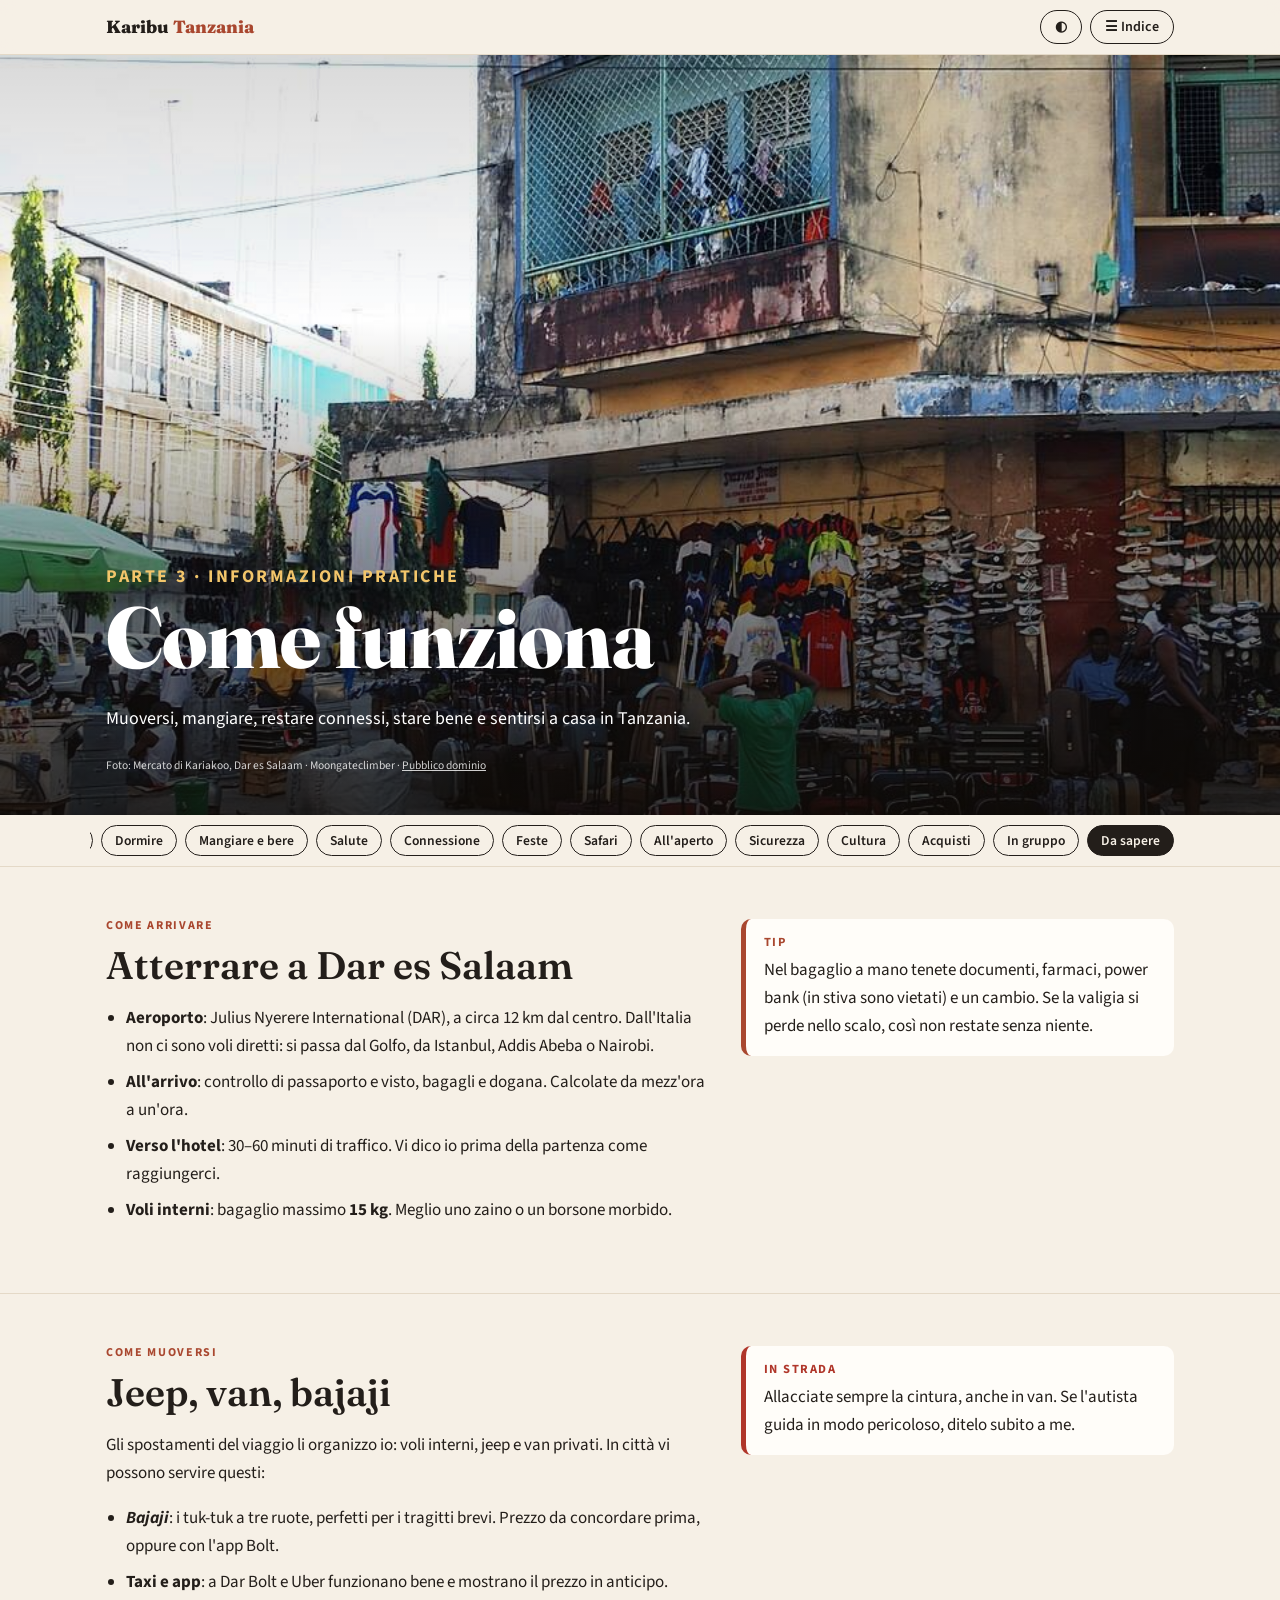
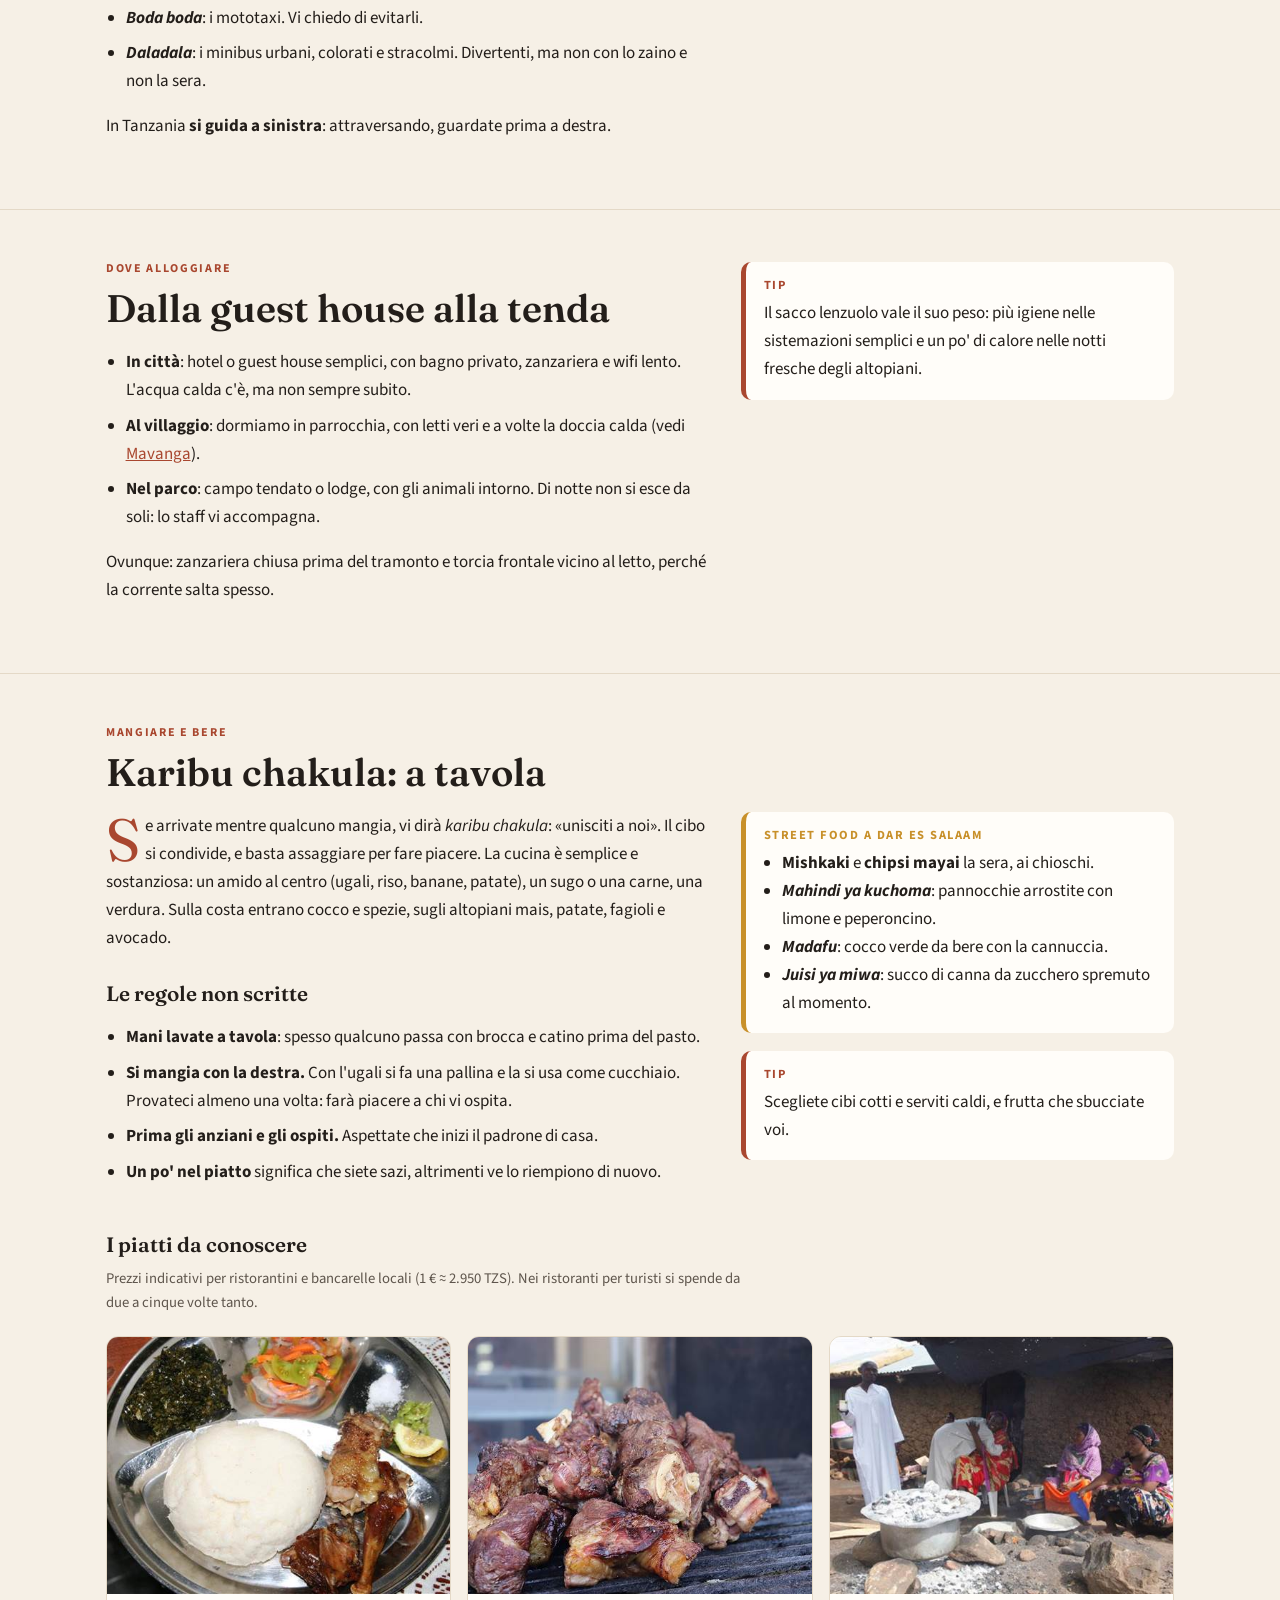
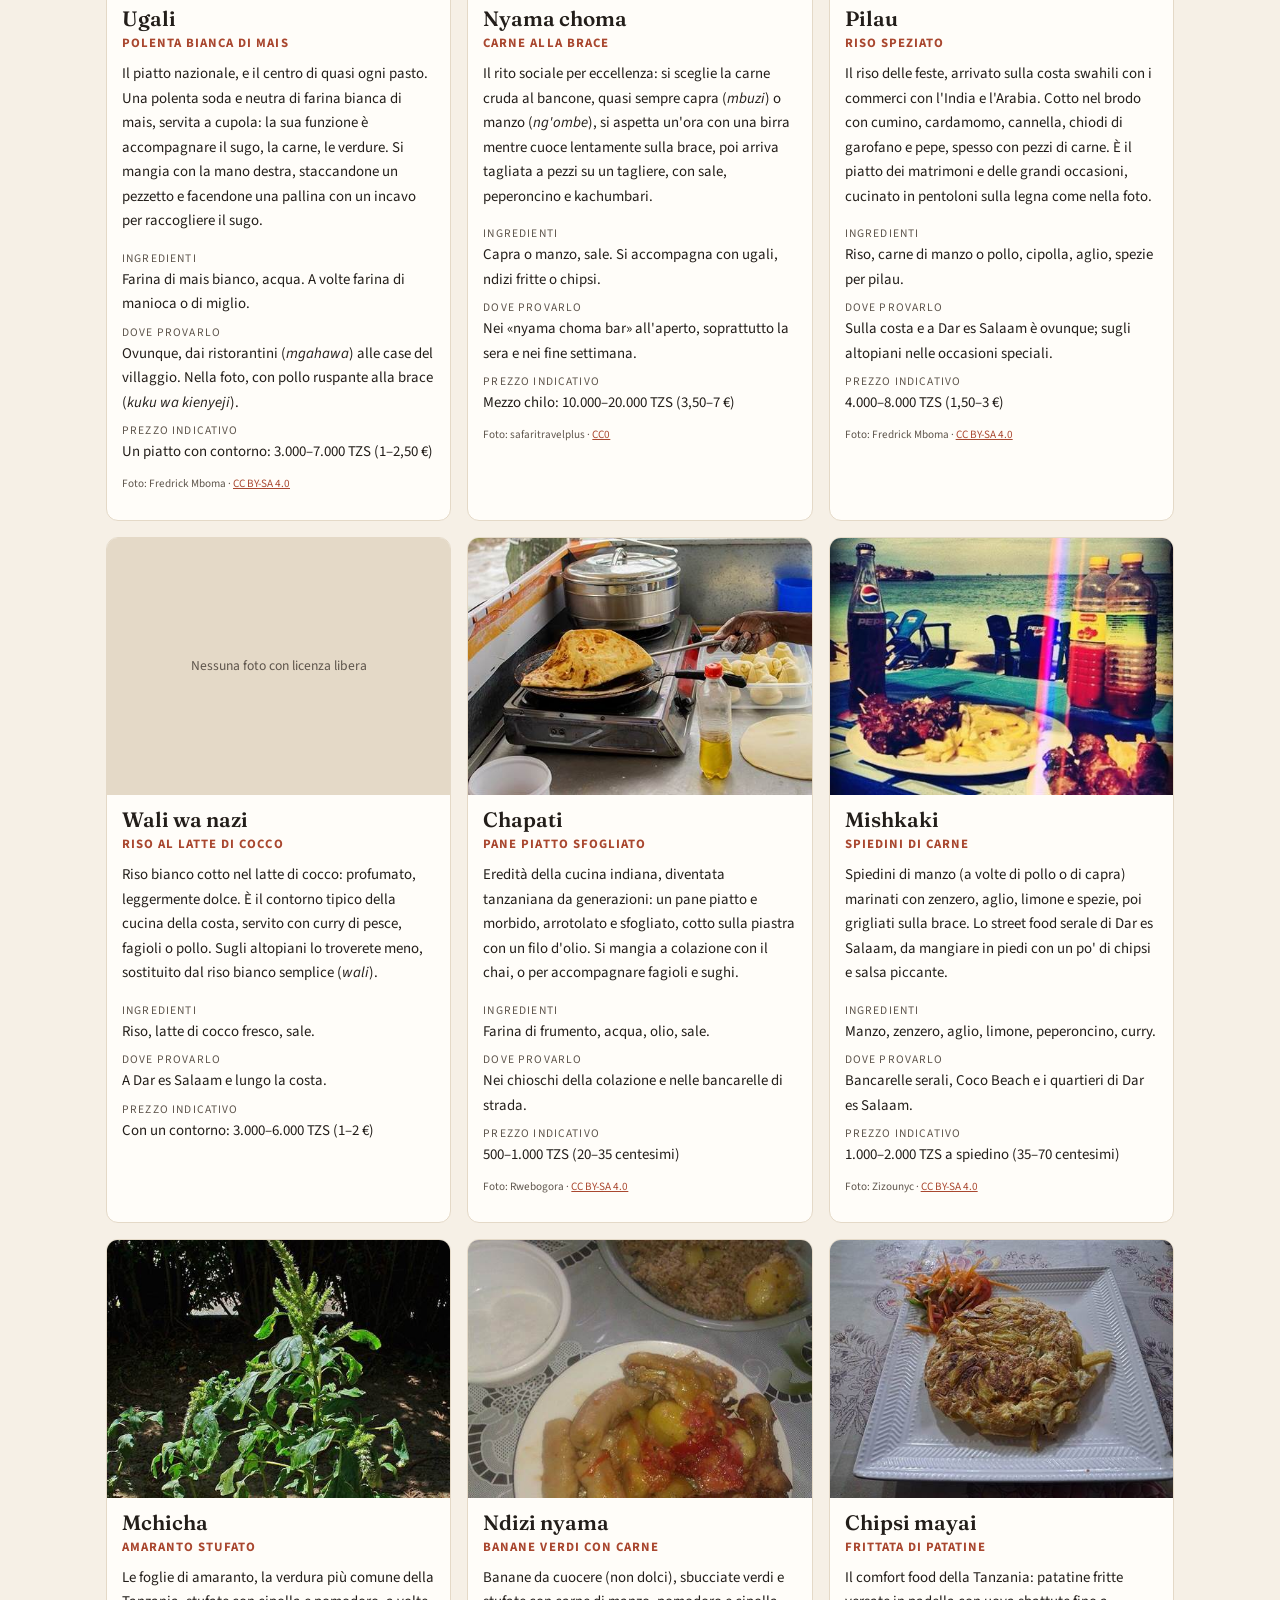
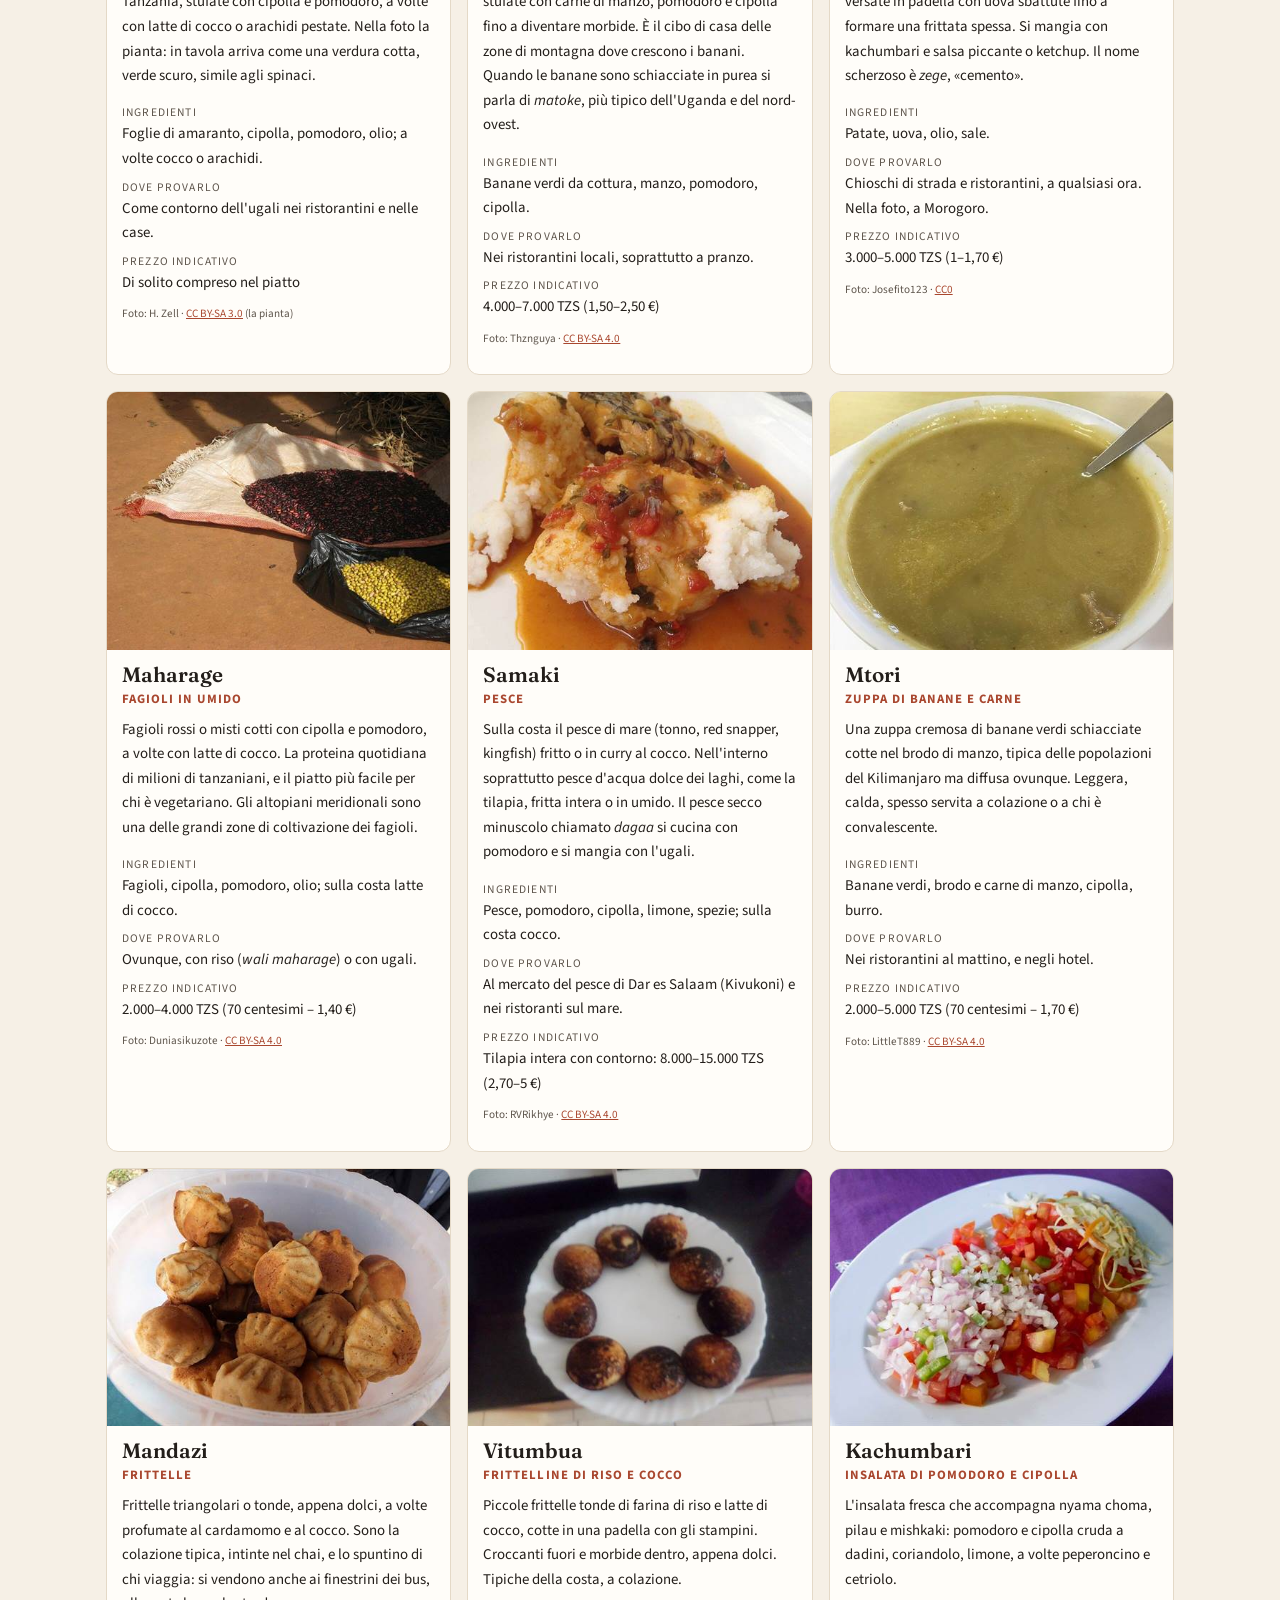
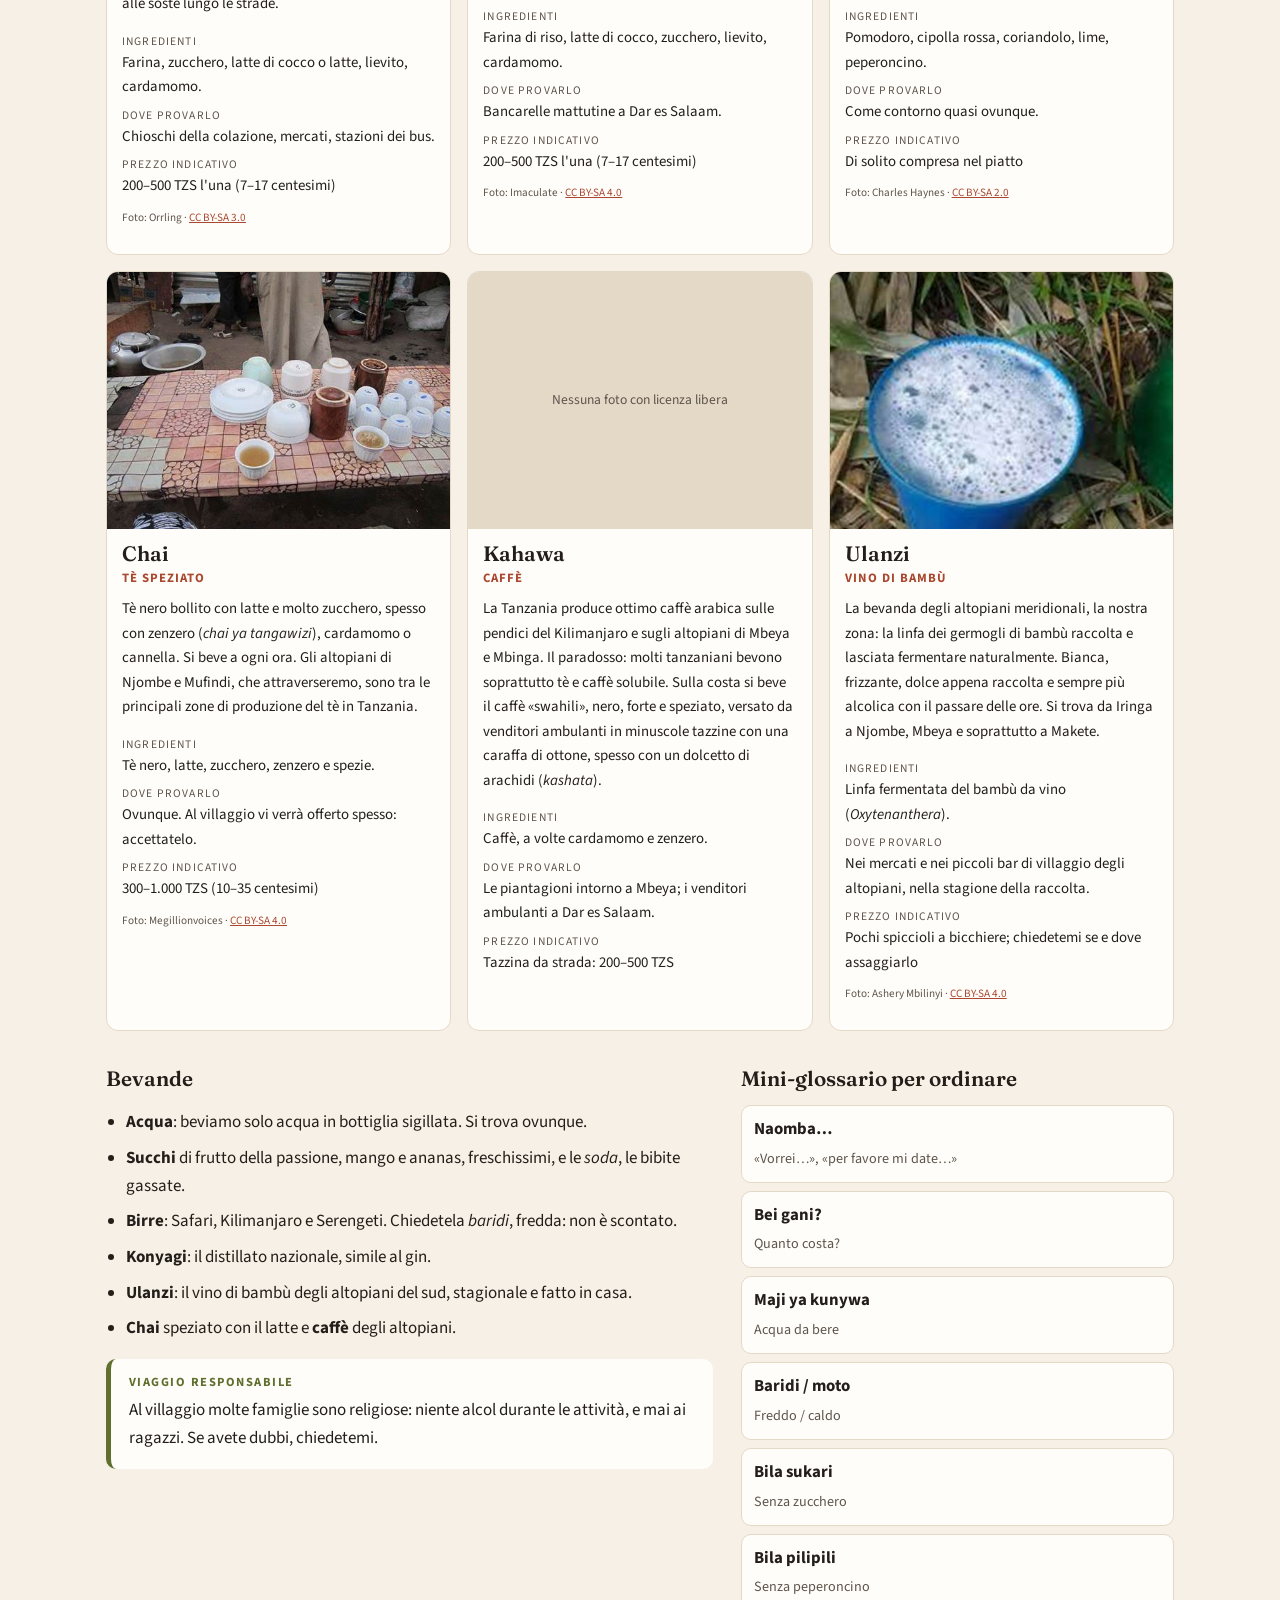
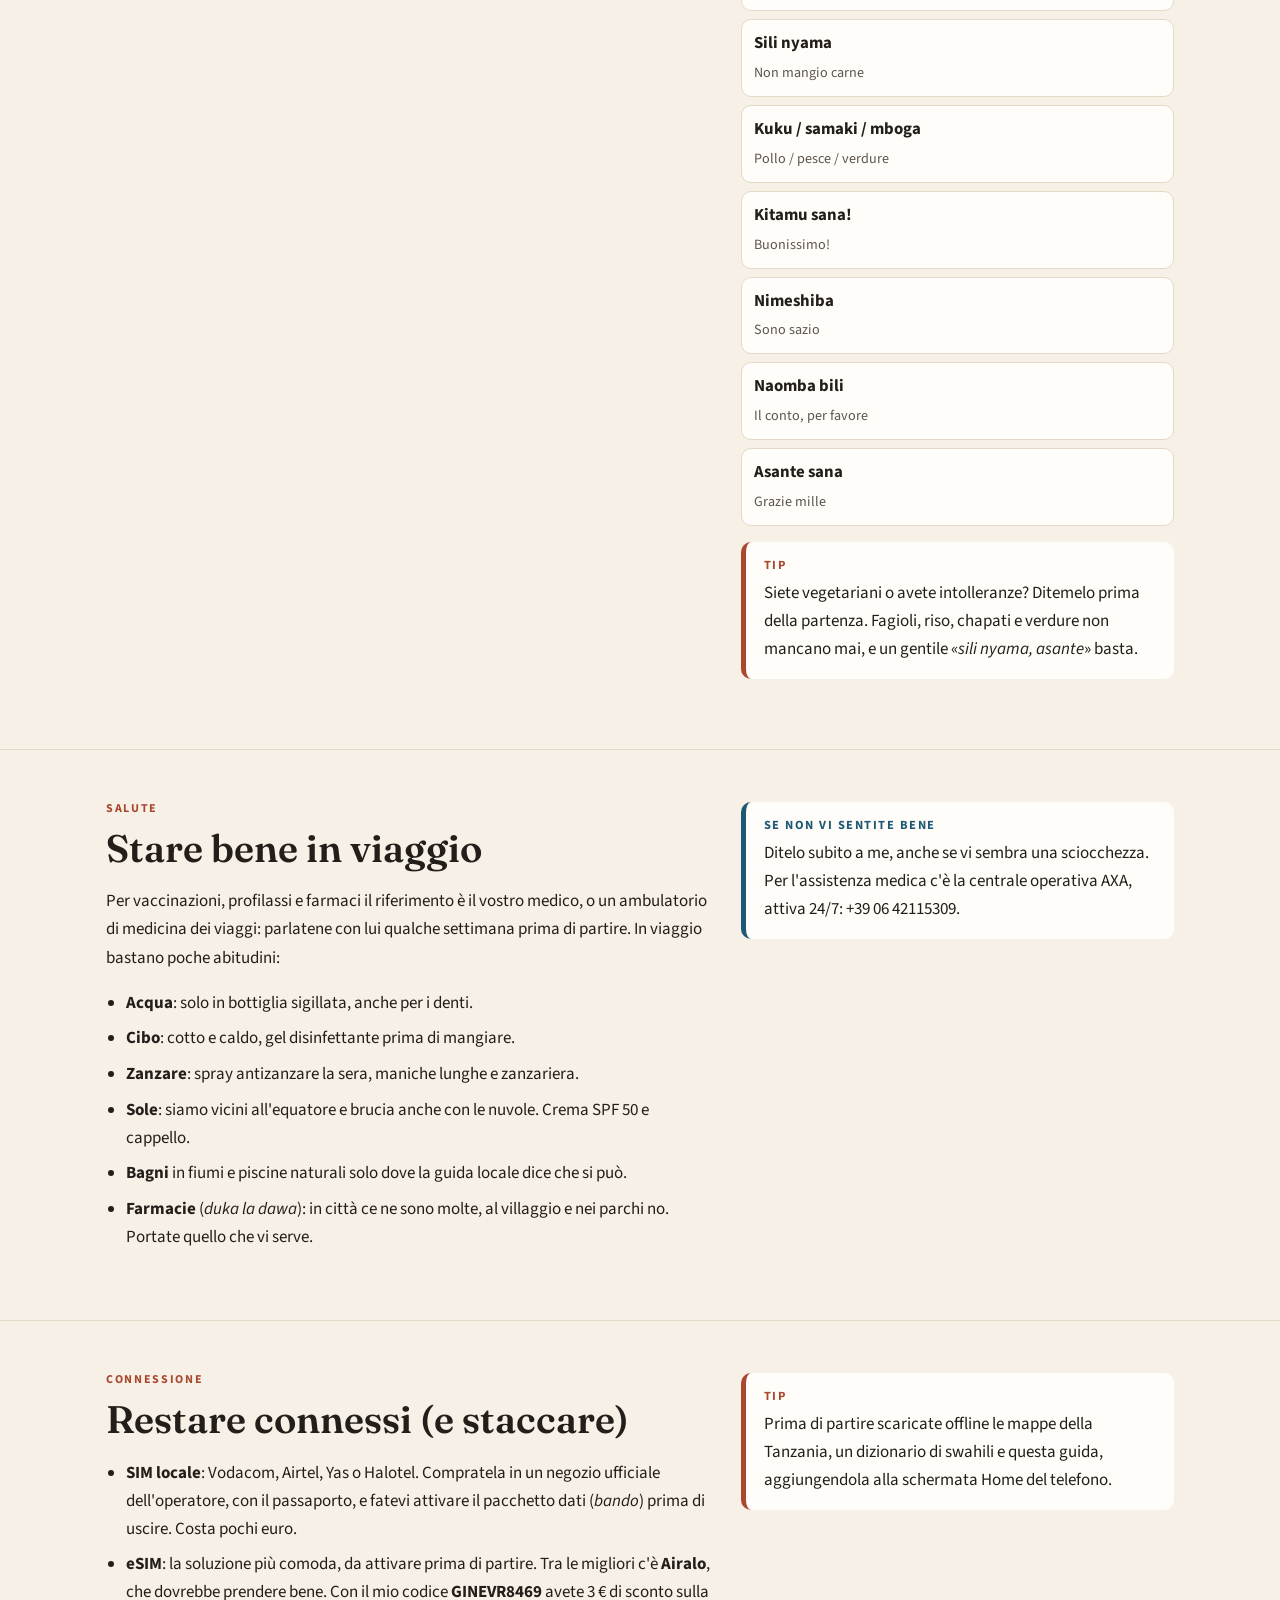
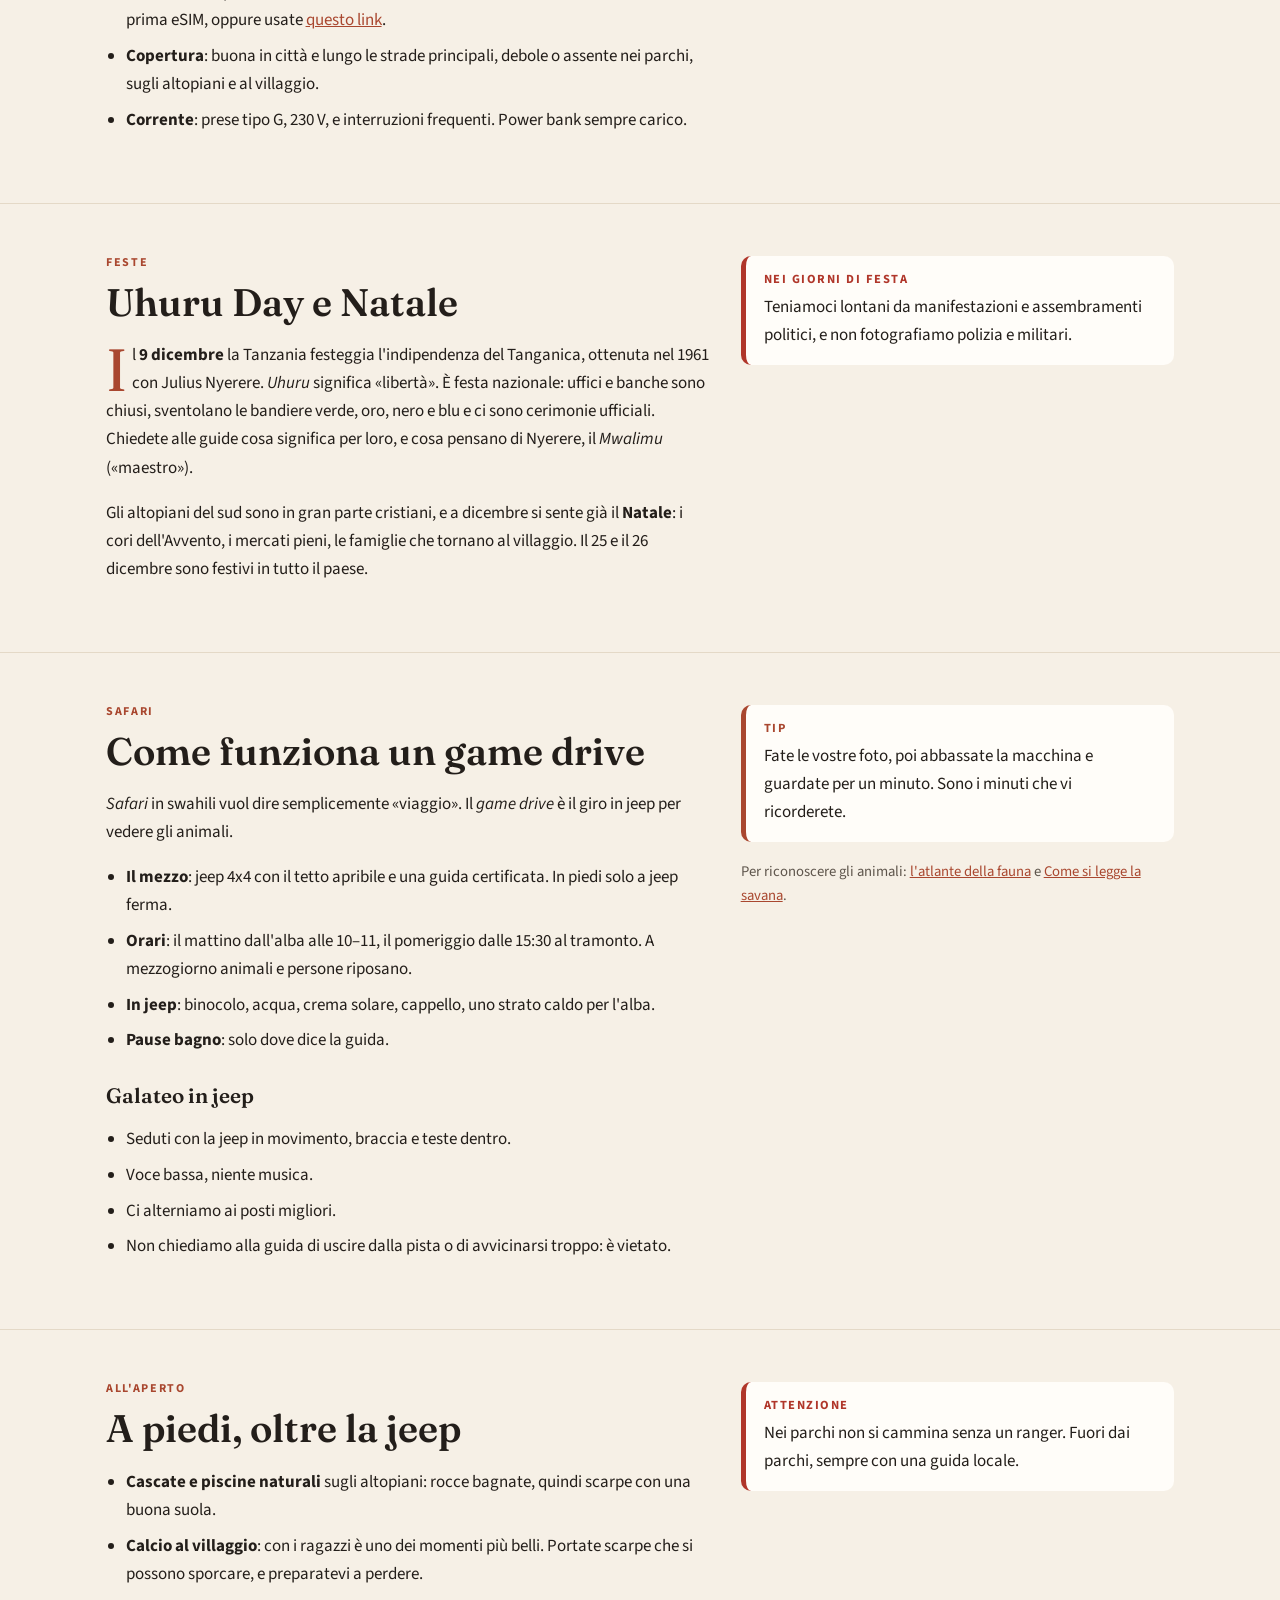
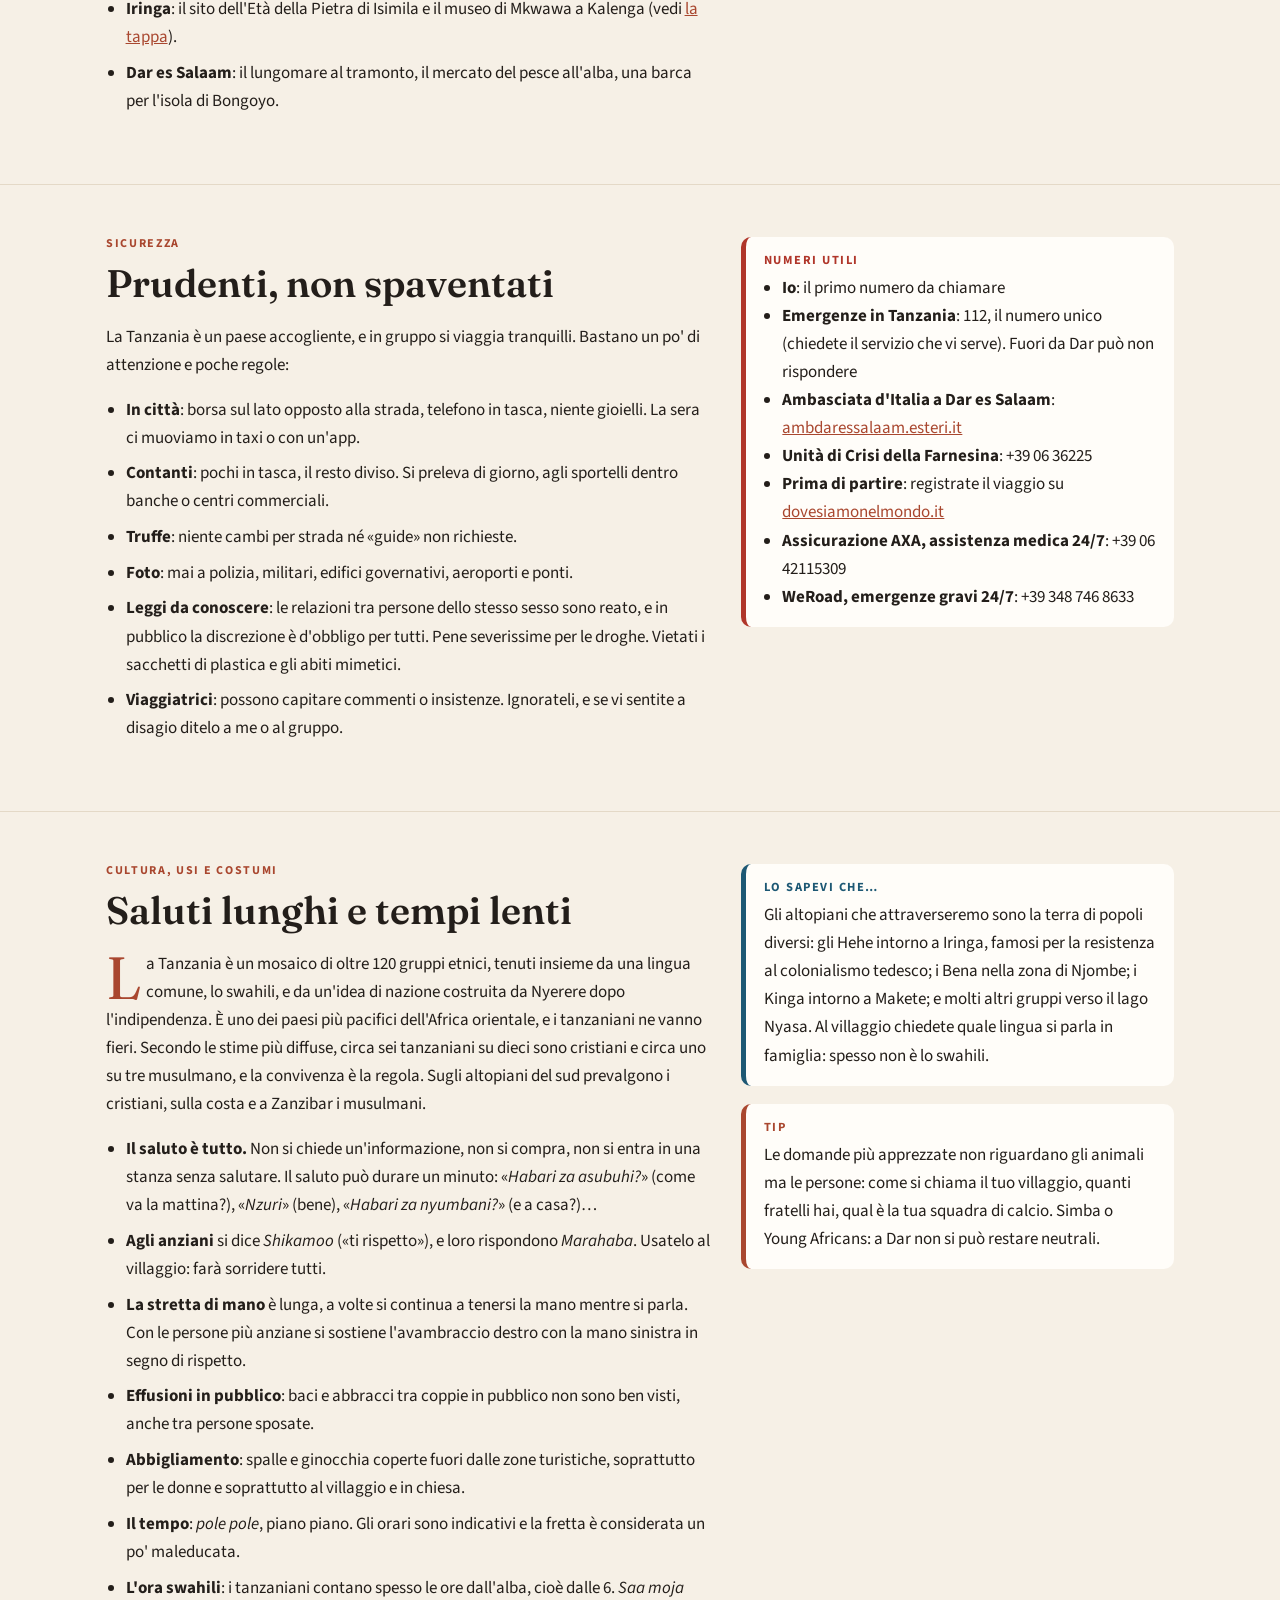
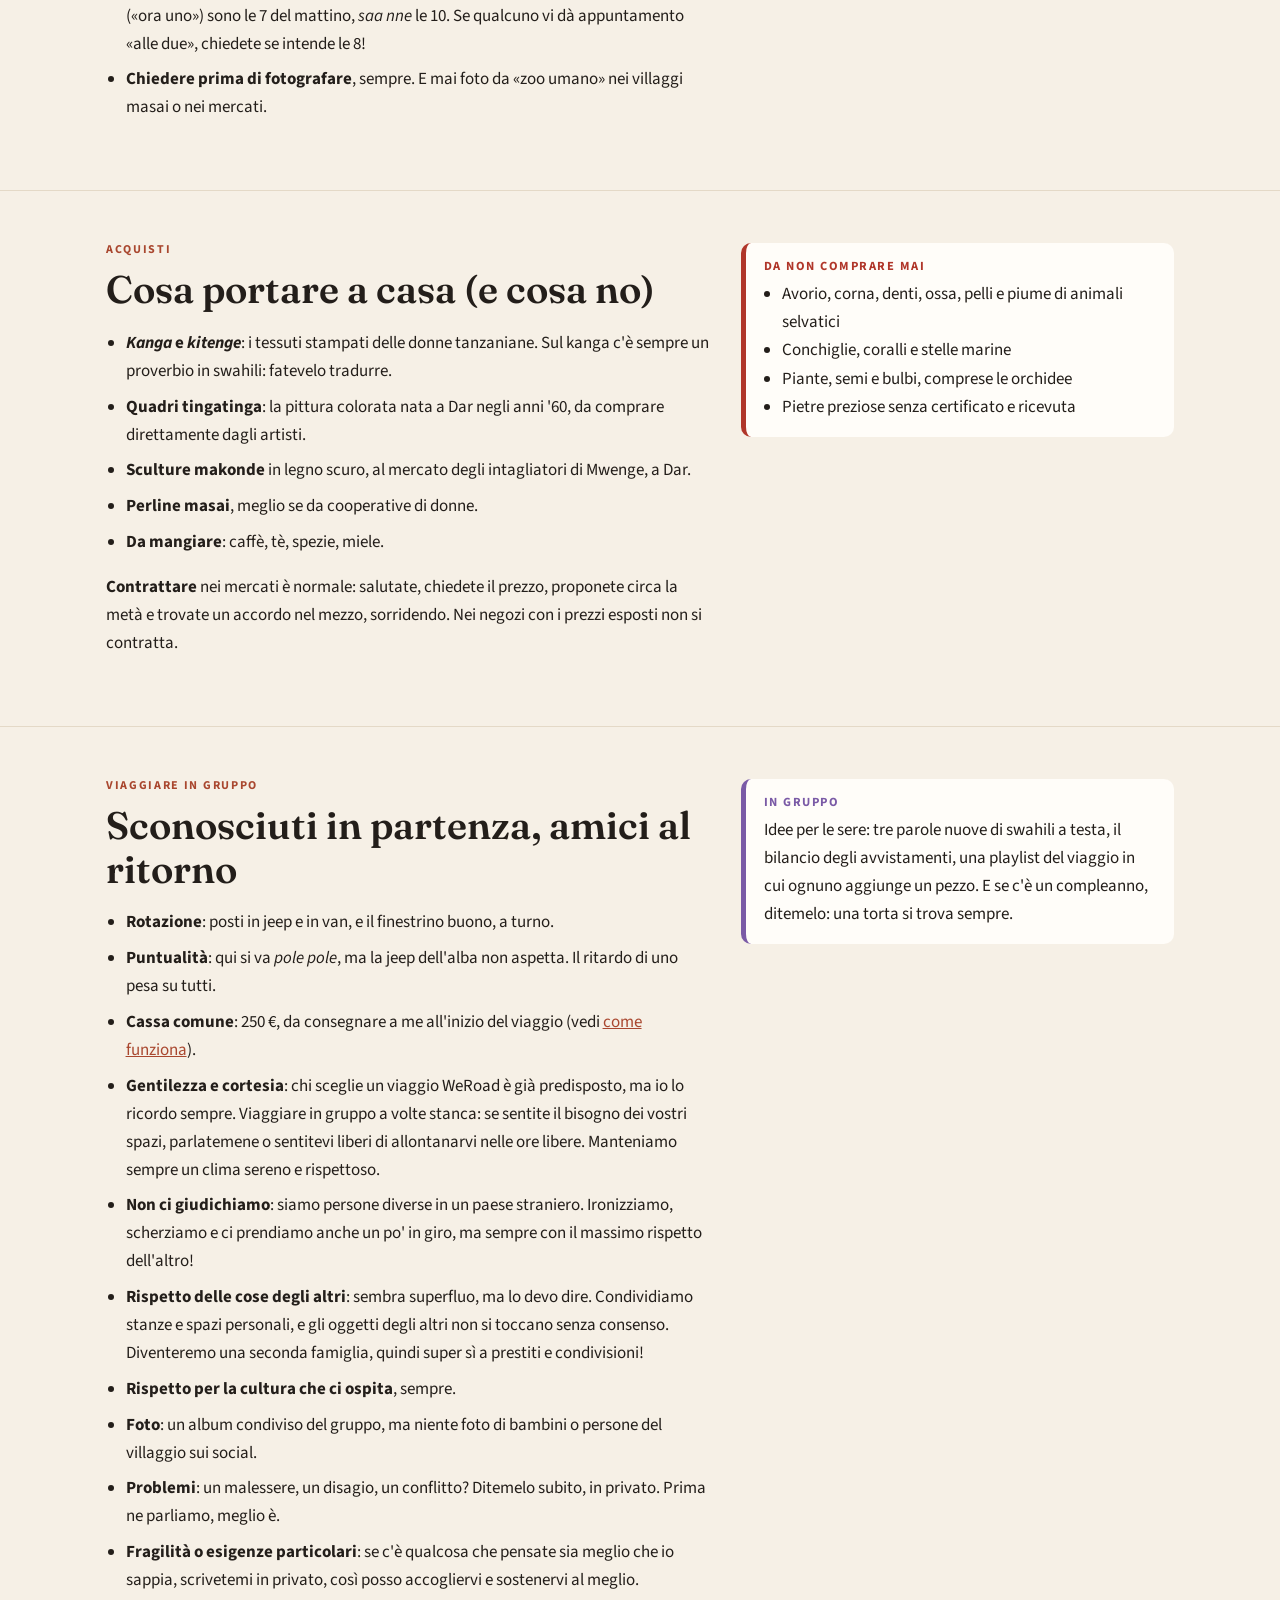
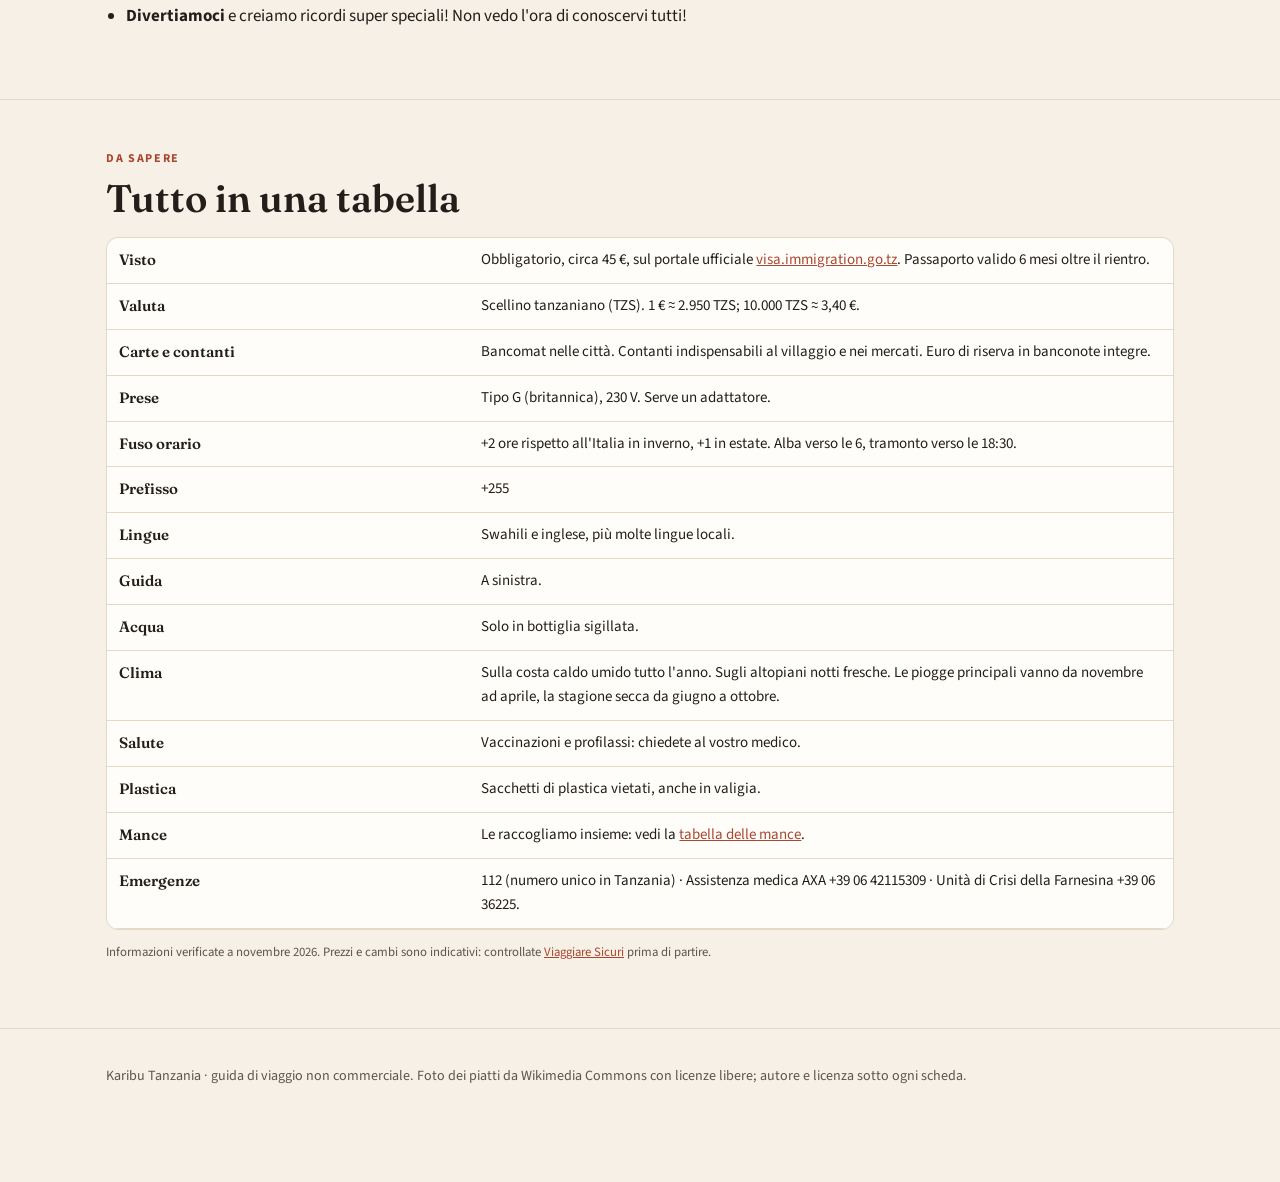
<file: info.html>
<!doctype html>
<html lang="it"><head>
<meta charset="utf-8">
<meta name="viewport" content="width=device-width, initial-scale=1, viewport-fit=cover">
<title>Informazioni pratiche · Karibu Tanzania</title>
<meta name="description" content="Come arrivare e muoversi, dormire, mangiare, salute, connessione, feste, safari, sicurezza, cultura e acquisti in Tanzania meridionale.">
<meta name="theme-color" content="#F6F0E6">
<link rel="manifest" href="manifest.webmanifest">
<link rel="apple-touch-icon" href="img/icone/icona-192.png">
<meta name="apple-mobile-web-app-capable" content="yes">
<link rel="icon" href="data:image/svg+xml,%3Csvg xmlns='http://www.w3.org/2000/svg' viewBox='0 0 32 32'%3E%3Ccircle cx='16' cy='16' r='15' fill='%23A9472F'/%3E%3Cpath d='M6 22h20M16 22V12M10 13c2-3 10-3 12 0' stroke='%23F6F0E6' stroke-width='2.2' fill='none' stroke-linecap='round'/%3E%3C/svg%3E">
<link rel="preconnect" href="https://fonts.googleapis.com">
<link rel="preconnect" href="https://fonts.gstatic.com" crossorigin="">
<link href="https://fonts.googleapis.com/css2?family=Fraunces:opsz,wght@9..144,600;9..144,800&amp;family=Source+Sans+3:ital,wght@0,400;0,600;0,700;1,400&amp;display=swap" rel="stylesheet">
<link rel="stylesheet" href="assets/guida.css">
<style>
.capitoli{position:sticky;top:54px;z-index:30;background:color-mix(in srgb,var(--sabbia) 96%,transparent);border-bottom:1px solid var(--linea)}
.capitoli .wrap{display:flex;gap:8px;overflow-x:auto;padding-top:10px;padding-bottom:10px;scrollbar-width:none}
.capitoli .wrap::-webkit-scrollbar{display:none}
.capitoli a{flex:none;border:1px solid var(--inchiostro);border-radius:99px;padding:5px 13px;font:600 .85rem "Source Sans 3",sans-serif;color:var(--inchiostro);text-decoration:none;white-space:nowrap}
.capitoli a.attivo{background:var(--inchiostro);color:var(--sabbia)}
section{scroll-margin-top:110px}
.testo ul{padding-left:1.15em}
.testo li{margin-bottom:.45em}
h3.sotto{font-size:1.3rem;margin:30px 0 10px}
.piatti{display:grid;gap:16px;grid-template-columns:repeat(auto-fill,minmax(min(100%,280px),1fr));margin-top:20px}
.piatto{background:var(--carta);border:1px solid var(--linea);border-radius:12px;overflow:hidden;display:flex;flex-direction:column}
.piatto .img{aspect-ratio:4/3;background:var(--linea);display:flex;align-items:center;justify-content:center;color:var(--grigio);font-size:.85rem;text-align:center;padding:0}
.piatto .img img{width:100%;height:100%;object-fit:cover}
.piatto .corpo{padding:13px 15px 15px;font-size:.93rem}
.piatto h3{margin:0;font-size:1.3rem}
.piatto .it{color:var(--terracotta);font-weight:700;font-size:.8rem;letter-spacing:.08em;text-transform:uppercase;margin:2px 0 8px}
.piatto dl{margin:10px 0 0;display:grid;gap:6px}
.piatto dt{font-size:.72rem;letter-spacing:.1em;text-transform:uppercase;color:var(--grigio)}
.piatto dd{margin:0}
.piatto .cr{font-size:.7rem;color:var(--grigio);margin-top:10px;word-break:break-word}
.glossario{display:grid;gap:8px;grid-template-columns:repeat(auto-fill,minmax(min(100%,250px),1fr));margin-top:14px}
.glossario div{background:var(--carta);border:1px solid var(--linea);border-radius:10px;padding:10px 12px}
.glossario b{display:block;font-size:1.05rem}
.glossario small{color:var(--grigio)}
.tab{width:100%;border-collapse:collapse;font-size:.94rem;background:var(--carta);border-radius:12px;overflow:hidden}
.tab th,.tab td{text-align:left;vertical-align:top;padding:10px 12px;border-bottom:1px solid var(--linea)}
.tab th{width:34%;font-family:Fraunces,Georgia,serif;font-weight:600}
.tab-wrap{border:1px solid var(--linea);border-radius:12px;overflow:hidden}
.foto-sez{margin:0 0 18px}
.foto-sez img{width:100%;border-radius:10px;aspect-ratio:16/9;object-fit:cover}
.foto-sez figcaption{font-size:.74rem;color:var(--grigio);margin-top:6px}
.verifica{font-size:.8rem;color:var(--grigio)}
</style>
</head>
<body>
<div class="progress" aria-hidden="true"></div>
<header class="nav"><div class="wrap">
  <a class="logo" href="index.html">Karibu <span>Tanzania</span></a>
  <div class="nav-btns">
    <button class="btn" data-tema="" aria-label="Cambia tema chiaro o scuro">◐</button>
    <button class="btn" data-apri-menu="" aria-haspopup="true">☰ Indice</button>
  </div>
</div></header>
<nav id="menu" class="menu" aria-label="Indice della guida"></nav>

<main>
<div class="hero">
  <img src="img/hero-info.jpg" alt="Il mercato di Kariakoo a Dar es Salaam nel tardo pomeriggio, con edifici a più piani, bancarelle e folla" fetchpriority="high">
  <div class="wrap">
    <p class="kicker" data-t="apertura.0">Parte 3 · Informazioni pratiche</p>
    <h1 data-t="apertura.1">Come funziona</h1>
    <p data-t="apertura.2">Muoversi, mangiare, restare connessi, stare bene e sentirsi a casa in Tanzania.</p>
    <p class="credito" data-t="apertura.3">Foto: Mercato di Kariakoo, Dar es Salaam · Moongateclimber · <a href="https://commons.wikimedia.org/wiki/File:Kariakoo_market_dar_es_salaam.jpg" target="_blank" rel="noopener">Pubblico dominio</a></p>
  </div>
</div>

<nav class="capitoli" aria-label="Capitoli della pagina"><div class="wrap">
  <a href="#arrivare">Arrivare</a><a href="#muoversi">Muoversi</a><a href="#dormire">Dormire</a><a href="#mangiare">Mangiare e bere</a><a href="#salute">Salute</a><a href="#connessione">Connessione</a><a href="#feste">Feste</a><a href="#safari">Safari</a><a href="#aperto">All'aperto</a><a href="#sicurezza">Sicurezza</a><a href="#cultura">Cultura</a><a href="#acquisti">Acquisti</a><a href="#gruppo">In gruppo</a><a href="#dasapere">Da sapere</a>
</div></nav>

<!-- ARRIVARE -->
<section id="arrivare"><div class="wrap colonne">
  <div class="testo">
    <p class="kicker" data-t="arrivare.0">Come arrivare</p>
    <h2 data-t="arrivare.1">Atterrare a Dar es Salaam</h2>
    <ul>
      <li data-t="arrivare.2"><strong>Aeroporto</strong>: Julius Nyerere International (DAR), a circa 12 km dal centro. Dall'Italia non ci sono voli diretti: si passa dal Golfo, da Istanbul, Addis Abeba o Nairobi.</li>
      <li data-t="arrivare.3"><strong>All'arrivo</strong>: controllo di passaporto e visto, bagagli e dogana. Calcolate da mezz'ora a un'ora.</li>
      <li data-t="arrivare.4"><strong>Verso l'hotel</strong>: 30–60 minuti di traffico. Vi dico io prima della partenza come raggiungerci.</li>
      <li data-t="arrivare.5"><strong>Voli interni</strong>: bagaglio massimo <strong>15 kg</strong>. Meglio uno zaino o un borsone morbido.</li>
    </ul>
  </div>
  <aside>
    <div class="box b-cons"><h4>Tip</h4><p data-t="arrivare.6">Nel bagaglio a mano tenete documenti, farmaci, power bank (in stiva sono vietati) e un cambio. Se la valigia si perde nello scalo, così non restate senza niente.</p></div>
  </aside>
</div></section>

<!-- MUOVERSI -->
<section id="muoversi"><div class="wrap colonne">
  <div class="testo">
    <p class="kicker" data-t="muoversi.0">Come muoversi</p>
    <h2 data-t="muoversi.1">Jeep, van, bajaji</h2>
    <p data-t="muoversi.2">Gli spostamenti del viaggio li organizzo io: voli interni, jeep e van privati. In città vi possono servire questi:</p>
    <ul>
      <li data-t="muoversi.3"><strong><em lang="sw">Bajaji</em></strong>: i tuk-tuk a tre ruote, perfetti per i tragitti brevi. Prezzo da concordare prima, oppure con l'app Bolt.</li>
      <li data-t="muoversi.4"><strong>Taxi e app</strong>: a Dar Bolt e Uber funzionano bene e mostrano il prezzo in anticipo.</li>
      <li data-t="muoversi.5"><strong><em lang="sw">Boda boda</em></strong>: i mototaxi. Vi chiedo di evitarli.</li>
      <li data-t="muoversi.6"><strong><em lang="sw">Daladala</em></strong>: i minibus urbani, colorati e stracolmi. Divertenti, ma non con lo zaino e non la sera.</li>
    </ul>
    <p data-t="muoversi.7">In Tanzania <strong>si guida a sinistra</strong>: attraversando, guardate prima a destra.</p>
  </div>
  <aside>
    <div class="box b-att"><h4>In strada</h4><p data-t="muoversi.8">Allacciate sempre la cintura, anche in van. Se l'autista guida in modo pericoloso, ditelo subito a me.</p></div>
  </aside>
</div></section>

<!-- DORMIRE -->
<section id="dormire"><div class="wrap colonne">
  <div class="testo">
    <p class="kicker" data-t="dormire.0">Dove alloggiare</p>
    <h2 data-t="dormire.1">Dalla guest house alla tenda</h2>
    <ul>
      <li data-t="dormire.2"><strong>In città</strong>: hotel o guest house semplici, con bagno privato, zanzariera e wifi lento. L'acqua calda c'è, ma non sempre subito.</li>
      <li data-t="dormire.3"><strong>Al villaggio</strong>: dormiamo in parrocchia, con letti veri e a volte la doccia calda (vedi <a href="tappe.html#mavanga">Mavanga</a>).</li>
      <li data-t="dormire.4"><strong>Nel parco</strong>: campo tendato o lodge, con gli animali intorno. Di notte non si esce da soli: lo staff vi accompagna.</li>
    </ul>
    <p data-t="dormire.5">Ovunque: zanzariera chiusa prima del tramonto e torcia frontale vicino al letto, perché la corrente salta spesso.</p>
  </div>
  <aside>
    <div class="box b-cons"><h4>Tip</h4><p data-t="dormire.6">Il sacco lenzuolo vale il suo peso: più igiene nelle sistemazioni semplici e un po' di calore nelle notti fresche degli altopiani.</p></div>
  </aside>
</div></section>

<!-- MANGIARE -->
<section id="mangiare"><div class="wrap">
  <p class="kicker" data-t="mangiare.0">Mangiare e bere</p>
  <h2 data-t="mangiare.1">Karibu chakula: a tavola</h2>
  <div class="colonne">
    <div class="testo">
      <p class="drop" data-t="mangiare.2">Se arrivate mentre qualcuno mangia, vi dirà <em lang="sw">karibu chakula</em>: «unisciti a noi». Il cibo si condivide, e basta assaggiare per fare piacere. La cucina è semplice e sostanziosa: un amido al centro (ugali, riso, banane, patate), un sugo o una carne, una verdura. Sulla costa entrano cocco e spezie, sugli altopiani mais, patate, fagioli e avocado.</p>
      <h3 class="sotto" data-t="mangiare.3">Le regole non scritte</h3>
      <ul>
        <li data-t="mangiare.4"><strong>Mani lavate a tavola</strong>: spesso qualcuno passa con brocca e catino prima del pasto.</li>
        <li data-t="mangiare.5"><strong>Si mangia con la destra.</strong> Con l'ugali si fa una pallina e la si usa come cucchiaio. Provateci almeno una volta: farà piacere a chi vi ospita.</li>
        <li data-t="mangiare.6"><strong>Prima gli anziani e gli ospiti.</strong> Aspettate che inizi il padrone di casa.</li>
        <li data-t="mangiare.7"><strong>Un po' nel piatto</strong> significa che siete sazi, altrimenti ve lo riempiono di nuovo.</li>
      </ul>
    </div>
    <aside>
      <div class="box b-top"><h4>Street food a Dar es Salaam</h4><ul>
        <li data-t="mangiare.8"><strong>Mishkaki</strong> e <strong>chipsi mayai</strong> la sera, ai chioschi.</li>
        <li data-t="mangiare.9"><strong><em lang="sw">Mahindi ya kuchoma</em></strong>: pannocchie arrostite con limone e peperoncino.</li>
        <li data-t="mangiare.10"><strong><em lang="sw">Madafu</em></strong>: cocco verde da bere con la cannuccia.</li>
        <li data-t="mangiare.11"><strong><em lang="sw">Juisi ya miwa</em></strong>: succo di canna da zucchero spremuto al momento.</li>
      </ul></div>
      <div class="box b-cons"><h4>Tip</h4><p data-t="mangiare.12">Scegliete cibi cotti e serviti caldi, e frutta che sbucciate voi.</p></div>
    </aside>
  </div>

  <h3 class="sotto" data-t="mangiare.13">I piatti da conoscere</h3>
  <p class="nota testo" data-t="mangiare.14">Prezzi indicativi per ristorantini e bancarelle locali (1 € ≈ 2.950 TZS). Nei ristoranti per turisti si spende da due a cinque volte tanto.</p>
  <div class="piatti" id="piatti"></div>

  <div class="colonne" style="margin-top:36px">
    <div class="testo">
      <h3 class="sotto" style="margin-top:0" data-t="mangiare.15">Bevande</h3>
      <ul>
        <li data-t="mangiare.16"><strong>Acqua</strong>: beviamo solo acqua in bottiglia sigillata. Si trova ovunque.</li>
        <li data-t="mangiare.17"><strong>Succhi</strong> di frutto della passione, mango e ananas, freschissimi, e le <em lang="sw">soda</em>, le bibite gassate.</li>
        <li data-t="mangiare.18"><strong>Birre</strong>: Safari, Kilimanjaro e Serengeti. Chiedetela <em lang="sw">baridi</em>, fredda: non è scontato.</li>
        <li data-t="mangiare.19"><strong>Konyagi</strong>: il distillato nazionale, simile al gin.</li>
        <li data-t="mangiare.20"><strong>Ulanzi</strong>: il vino di bambù degli altopiani del sud, stagionale e fatto in casa.</li>
        <li data-t="mangiare.21"><strong>Chai</strong> speziato con il latte e <strong>caffè</strong> degli altopiani.</li>
      </ul>
      <div class="box b-resp"><h4>Viaggio responsabile</h4><p data-t="mangiare.22">Al villaggio molte famiglie sono religiose: niente alcol durante le attività, e mai ai ragazzi. Se avete dubbi, chiedetemi.</p></div>
    </div>
    <aside>
      <h3 class="sotto" style="margin-top:0" data-t="mangiare.23">Mini-glossario per ordinare</h3>
      <div class="glossario">
        <div><b lang="sw">Naomba…</b><small>«Vorrei…», «per favore mi date…»</small></div>
        <div><b lang="sw">Bei gani?</b><small>Quanto costa?</small></div>
        <div><b lang="sw">Maji ya kunywa</b><small>Acqua da bere</small></div>
        <div><b lang="sw">Baridi / moto</b><small>Freddo / caldo</small></div>
        <div><b lang="sw">Bila sukari</b><small>Senza zucchero</small></div>
        <div><b lang="sw">Bila pilipili</b><small>Senza peperoncino</small></div>
        <div><b lang="sw">Sili nyama</b><small>Non mangio carne</small></div>
        <div><b lang="sw">Kuku / samaki / mboga</b><small>Pollo / pesce / verdure</small></div>
        <div><b lang="sw">Kitamu sana!</b><small>Buonissimo!</small></div>
        <div><b lang="sw">Nimeshiba</b><small>Sono sazio</small></div>
        <div><b lang="sw">Naomba bili</b><small>Il conto, per favore</small></div>
        <div><b lang="sw">Asante sana</b><small>Grazie mille</small></div>
      </div>
      <div class="box b-cons" style="margin-top:16px"><h4>Tip</h4><p data-t="mangiare.24">Siete vegetariani o avete intolleranze? Ditemelo prima della partenza. Fagioli, riso, chapati e verdure non mancano mai, e un gentile «<em lang="sw">sili nyama, asante</em>» basta.</p></div>
    </aside>
  </div>
</div></section>

<!-- SALUTE -->
<section id="salute"><div class="wrap colonne">
  <div class="testo">
    <p class="kicker" data-t="salute.0">Salute</p>
    <h2 data-t="salute.1">Stare bene in viaggio</h2>
    <p data-t="salute.2">Per vaccinazioni, profilassi e farmaci il riferimento è il vostro medico, o un ambulatorio di medicina dei viaggi: parlatene con lui qualche settimana prima di partire. In viaggio bastano poche abitudini:</p>
    <ul>
      <li data-t="salute.3"><strong>Acqua</strong>: solo in bottiglia sigillata, anche per i denti.</li>
      <li data-t="salute.4"><strong>Cibo</strong>: cotto e caldo, gel disinfettante prima di mangiare.</li>
      <li data-t="salute.5"><strong>Zanzare</strong>: spray antizanzare la sera, maniche lunghe e zanzariera.</li>
      <li data-t="salute.6"><strong>Sole</strong>: siamo vicini all'equatore e brucia anche con le nuvole. Crema SPF 50 e cappello.</li>
      <li data-t="salute.7"><strong>Bagni</strong> in fiumi e piscine naturali solo dove la guida locale dice che si può.</li>
      <li data-t="salute.8"><strong>Farmacie</strong> (<em lang="sw">duka la dawa</em>): in città ce ne sono molte, al villaggio e nei parchi no. Portate quello che vi serve.</li>
    </ul>
  </div>
  <aside>
    <div class="box b-sap"><h4>Se non vi sentite bene</h4><p data-t="salute.9">Ditelo subito a me, anche se vi sembra una sciocchezza. Per l'assistenza medica c'è la centrale operativa AXA, attiva 24/7: +39 06 42115309.</p></div>
  </aside>
</div></section>

<!-- CONNESSIONE -->
<section id="connessione"><div class="wrap colonne">
  <div class="testo">
    <p class="kicker" data-t="connessione.0">Connessione</p>
    <h2 data-t="connessione.1">Restare connessi (e staccare)</h2>
    <ul>
      <li data-t="connessione.2"><strong>SIM locale</strong>: Vodacom, Airtel, Yas o Halotel. Compratela in un negozio ufficiale dell'operatore, con il passaporto, e fatevi attivare il pacchetto dati (<em lang="sw">bando</em>) prima di uscire. Costa pochi euro.</li>
      <li data-t="connessione.3"><strong>eSIM</strong>: la soluzione più comoda, da attivare prima di partire. Tra le migliori c'è <strong>Airalo</strong>, che dovrebbe prendere bene. Con il mio codice <strong>GINEVR8469</strong> avete 3 € di sconto sulla prima eSIM, oppure usate <a href="https://airalo.go.link/5oQDE" target="_blank" rel="noopener">questo link</a>.</li>
      <li data-t="connessione.4"><strong>Copertura</strong>: buona in città e lungo le strade principali, debole o assente nei parchi, sugli altopiani e al villaggio.</li>
      <li data-t="connessione.5"><strong>Corrente</strong>: prese tipo G, 230 V, e interruzioni frequenti. Power bank sempre carico.</li>
    </ul>
  </div>
  <aside>
    <div class="box b-cons"><h4>Tip</h4><p data-t="connessione.6">Prima di partire scaricate offline le mappe della Tanzania, un dizionario di swahili e questa guida, aggiungendola alla schermata Home del telefono.</p></div>
  </aside>
</div></section>

<!-- FESTE -->
<section id="feste"><div class="wrap colonne">
  <div class="testo">
    <p class="kicker" data-t="feste.0">Feste</p>
    <h2 data-t="feste.1">Uhuru Day e Natale</h2>
    <p class="drop" data-t="feste.2">Il <strong>9 dicembre</strong> la Tanzania festeggia l'indipendenza del Tanganica, ottenuta nel 1961 con Julius Nyerere. <em lang="sw">Uhuru</em> significa «libertà». È festa nazionale: uffici e banche sono chiusi, sventolano le bandiere verde, oro, nero e blu e ci sono cerimonie ufficiali. Chiedete alle guide cosa significa per loro, e cosa pensano di Nyerere, il <em lang="sw">Mwalimu</em> («maestro»).</p>
    <p data-t="feste.3">Gli altopiani del sud sono in gran parte cristiani, e a dicembre si sente già il <strong>Natale</strong>: i cori dell'Avvento, i mercati pieni, le famiglie che tornano al villaggio. Il 25 e il 26 dicembre sono festivi in tutto il paese.</p>
  </div>
  <aside>
    <div class="box b-att"><h4>Nei giorni di festa</h4><p data-t="feste.4">Teniamoci lontani da manifestazioni e assembramenti politici, e non fotografiamo polizia e militari.</p></div>
  </aside>
</div></section>

<!-- SAFARI -->
<section id="safari"><div class="wrap colonne">
  <div class="testo">
    <p class="kicker" data-t="safari.0">Safari</p>
    <h2 data-t="safari.1">Come funziona un game drive</h2>
    <p data-t="safari.2"><em lang="sw">Safari</em> in swahili vuol dire semplicemente «viaggio». Il <em>game drive</em> è il giro in jeep per vedere gli animali.</p>
    <ul>
      <li data-t="safari.3"><strong>Il mezzo</strong>: jeep 4x4 con il tetto apribile e una guida certificata. In piedi solo a jeep ferma.</li>
      <li data-t="safari.4"><strong>Orari</strong>: il mattino dall'alba alle 10–11, il pomeriggio dalle 15:30 al tramonto. A mezzogiorno animali e persone riposano.</li>
      <li data-t="safari.5"><strong>In jeep</strong>: binocolo, acqua, crema solare, cappello, uno strato caldo per l'alba.</li>
      <li data-t="safari.6"><strong>Pause bagno</strong>: solo dove dice la guida.</li>
    </ul>
    <h3 class="sotto" data-t="safari.7">Galateo in jeep</h3>
    <ul>
      <li data-t="safari.8">Seduti con la jeep in movimento, braccia e teste dentro.</li>
      <li data-t="safari.9">Voce bassa, niente musica.</li>
      <li data-t="safari.10">Ci alterniamo ai posti migliori.</li>
      <li data-t="safari.11">Non chiediamo alla guida di uscire dalla pista o di avvicinarsi troppo: è vietato.</li>
    </ul>
  </div>
  <aside>
    <div class="box b-cons"><h4>Tip</h4><p data-t="safari.12">Fate le vostre foto, poi abbassate la macchina e guardate per un minuto. Sono i minuti che vi ricorderete.</p></div>
    <p class="nota" data-t="safari.13">Per riconoscere gli animali: <a href="fauna.html">l'atlante della fauna</a> e <a href="fauna.html#savana">Come si legge la savana</a>.</p>
  </aside>
</div></section>

<!-- ALL'APERTO -->
<section id="aperto"><div class="wrap colonne">
  <div class="testo">
    <p class="kicker" data-t="aperto.0">All'aperto</p>
    <h2 data-t="aperto.1">A piedi, oltre la jeep</h2>
    <ul>
      <li data-t="aperto.2"><strong>Cascate e piscine naturali</strong> sugli altopiani: rocce bagnate, quindi scarpe con una buona suola.</li>
      <li data-t="aperto.3"><strong>Calcio al villaggio</strong>: con i ragazzi è uno dei momenti più belli. Portate scarpe che si possono sporcare, e preparatevi a perdere.</li>
      <li data-t="aperto.4"><strong>Iringa</strong>: il sito dell'Età della Pietra di Isimila e il museo di Mkwawa a Kalenga (vedi <a href="tappe.html#iringa">la tappa</a>).</li>
      <li data-t="aperto.5"><strong>Dar es Salaam</strong>: il lungomare al tramonto, il mercato del pesce all'alba, una barca per l'isola di Bongoyo.</li>
    </ul>
  </div>
  <aside>
    <div class="box b-att"><h4>Attenzione</h4><p data-t="aperto.6">Nei parchi non si cammina senza un ranger. Fuori dai parchi, sempre con una guida locale.</p></div>
  </aside>
</div></section>

<!-- SICUREZZA -->
<section id="sicurezza"><div class="wrap colonne">
  <div class="testo">
    <p class="kicker" data-t="sicurezza.0">Sicurezza</p>
    <h2 data-t="sicurezza.1">Prudenti, non spaventati</h2>
    <p data-t="sicurezza.2">La Tanzania è un paese accogliente, e in gruppo si viaggia tranquilli. Bastano un po' di attenzione e poche regole:</p>
    <ul>
      <li data-t="sicurezza.3"><strong>In città</strong>: borsa sul lato opposto alla strada, telefono in tasca, niente gioielli. La sera ci muoviamo in taxi o con un'app.</li>
      <li data-t="sicurezza.4"><strong>Contanti</strong>: pochi in tasca, il resto diviso. Si preleva di giorno, agli sportelli dentro banche o centri commerciali.</li>
      <li data-t="sicurezza.5"><strong>Truffe</strong>: niente cambi per strada né «guide» non richieste.</li>
      <li data-t="sicurezza.6"><strong>Foto</strong>: mai a polizia, militari, edifici governativi, aeroporti e ponti.</li>
      <li data-t="sicurezza.7"><strong>Leggi da conoscere</strong>: le relazioni tra persone dello stesso sesso sono reato, e in pubblico la discrezione è d'obbligo per tutti. Pene severissime per le droghe. Vietati i sacchetti di plastica e gli abiti mimetici.</li>
      <li data-t="sicurezza.8"><strong>Viaggiatrici</strong>: possono capitare commenti o insistenze. Ignorateli, e se vi sentite a disagio ditelo a me o al gruppo.</li>
    </ul>
  </div>
  <aside>
    <div class="box b-att"><h4>Numeri utili</h4><ul>
      <li data-t="sicurezza.9"><strong>Io</strong>: il primo numero da chiamare</li>
      <li data-t="sicurezza.10"><strong>Emergenze in Tanzania</strong>: 112, il numero unico (chiedete il servizio che vi serve). Fuori da Dar può non rispondere</li>
      <li data-t="sicurezza.11"><strong>Ambasciata d'Italia a Dar es Salaam</strong>: <a href="https://ambdaressalaam.esteri.it" target="_blank" rel="noopener">ambdaressalaam.esteri.it</a></li>
      <li data-t="sicurezza.12"><strong>Unità di Crisi della Farnesina</strong>: +39 06 36225</li>
      <li data-t="sicurezza.13"><strong>Prima di partire</strong>: registrate il viaggio su <a href="https://www.dovesiamonelmondo.it" target="_blank" rel="noopener">dovesiamonelmondo.it</a></li>
      <li data-t="sicurezza.14"><strong>Assicurazione AXA, assistenza medica 24/7</strong>: +39 06 42115309</li>
      <li data-t="sicurezza.15"><strong>WeRoad, emergenze gravi 24/7</strong>: +39 348 746 8633</li>
    </ul></div>
  </aside>
</div></section>

<!-- CULTURA -->
<section id="cultura"><div class="wrap colonne">
  <div class="testo">
    <p class="kicker" data-t="cultura.0">Cultura, usi e costumi</p>
    <h2 data-t="cultura.1">Saluti lunghi e tempi lenti</h2>
    <p class="drop" data-t="cultura.2">La Tanzania è un mosaico di oltre 120 gruppi etnici, tenuti insieme da una lingua comune, lo swahili, e da un'idea di nazione costruita da Nyerere dopo l'indipendenza. È uno dei paesi più pacifici dell'Africa orientale, e i tanzaniani ne vanno fieri. Secondo le stime più diffuse, circa sei tanzaniani su dieci sono cristiani e circa uno su tre musulmano, e la convivenza è la regola. Sugli altopiani del sud prevalgono i cristiani, sulla costa e a Zanzibar i musulmani.</p>
    <ul>
      <li data-t="cultura.3"><strong>Il saluto è tutto.</strong> Non si chiede un'informazione, non si compra, non si entra in una stanza senza salutare. Il saluto può durare un minuto: «<em lang="sw">Habari za asubuhi?</em>» (come va la mattina?), «<em lang="sw">Nzuri</em>» (bene), «<em lang="sw">Habari za nyumbani?</em>» (e a casa?)…</li>
      <li data-t="cultura.4"><strong>Agli anziani</strong> si dice <em lang="sw">Shikamoo</em> («ti rispetto»), e loro rispondono <em lang="sw">Marahaba</em>. Usatelo al villaggio: farà sorridere tutti.</li>
      <li data-t="cultura.5"><strong>La stretta di mano</strong> è lunga, a volte si continua a tenersi la mano mentre si parla. Con le persone più anziane si sostiene l'avambraccio destro con la mano sinistra in segno di rispetto.</li>
      <li data-t="cultura.6"><strong>Effusioni in pubblico</strong>: baci e abbracci tra coppie in pubblico non sono ben visti, anche tra persone sposate.</li>
      <li data-t="cultura.7"><strong>Abbigliamento</strong>: spalle e ginocchia coperte fuori dalle zone turistiche, soprattutto per le donne e soprattutto al villaggio e in chiesa.</li>
      <li data-t="cultura.8"><strong>Il tempo</strong>: <em lang="sw">pole pole</em>, piano piano. Gli orari sono indicativi e la fretta è considerata un po' maleducata.</li>
      <li data-t="cultura.9"><strong>L'ora swahili</strong>: i tanzaniani contano spesso le ore dall'alba, cioè dalle 6. <em lang="sw">Saa moja</em> («ora uno») sono le 7 del mattino, <em lang="sw">saa nne</em> le 10. Se qualcuno vi dà appuntamento «alle due», chiedete se intende le 8!</li>
      <li data-t="cultura.10"><strong>Chiedere prima di fotografare</strong>, sempre. E mai foto da «zoo umano» nei villaggi masai o nei mercati.</li>
    </ul>
  </div>
  <aside>
    <div class="box b-sap"><h4>Lo sapevi che…</h4><p data-t="cultura.11">Gli altopiani che attraverseremo sono la terra di popoli diversi: gli Hehe intorno a Iringa, famosi per la resistenza al colonialismo tedesco; i Bena nella zona di Njombe; i Kinga intorno a Makete; e molti altri gruppi verso il lago Nyasa. Al villaggio chiedete quale lingua si parla in famiglia: spesso non è lo swahili.</p></div>
    <div class="box b-cons"><h4>Tip</h4><p data-t="cultura.12">Le domande più apprezzate non riguardano gli animali ma le persone: come si chiama il tuo villaggio, quanti fratelli hai, qual è la tua squadra di calcio. Simba o Young Africans: a Dar non si può restare neutrali.</p></div>
  </aside>
</div></section>

<!-- ACQUISTI -->
<section id="acquisti"><div class="wrap colonne">
  <div class="testo">
    <p class="kicker" data-t="acquisti.0">Acquisti</p>
    <h2 data-t="acquisti.1">Cosa portare a casa (e cosa no)</h2>
    <ul>
      <li data-t="acquisti.2"><strong><em lang="sw">Kanga</em> e <em lang="sw">kitenge</em></strong>: i tessuti stampati delle donne tanzaniane. Sul kanga c'è sempre un proverbio in swahili: fatevelo tradurre.</li>
      <li data-t="acquisti.3"><strong>Quadri tingatinga</strong>: la pittura colorata nata a Dar negli anni '60, da comprare direttamente dagli artisti.</li>
      <li data-t="acquisti.4"><strong>Sculture makonde</strong> in legno scuro, al mercato degli intagliatori di Mwenge, a Dar.</li>
      <li data-t="acquisti.5"><strong>Perline masai</strong>, meglio se da cooperative di donne.</li>
      <li data-t="acquisti.6"><strong>Da mangiare</strong>: caffè, tè, spezie, miele.</li>
    </ul>
    <p data-t="acquisti.7"><strong>Contrattare</strong> nei mercati è normale: salutate, chiedete il prezzo, proponete circa la metà e trovate un accordo nel mezzo, sorridendo. Nei negozi con i prezzi esposti non si contratta.</p>
  </div>
  <aside>
    <div class="box b-att"><h4>Da non comprare mai</h4><ul>
      <li data-t="acquisti.8">Avorio, corna, denti, ossa, pelli e piume di animali selvatici</li>
      <li data-t="acquisti.9">Conchiglie, coralli e stelle marine</li>
      <li data-t="acquisti.10">Piante, semi e bulbi, comprese le orchidee</li>
      <li data-t="acquisti.11">Pietre preziose senza certificato e ricevuta</li>
    </ul></div>
  </aside>
</div></section>

<!-- GRUPPO -->
<section id="gruppo"><div class="wrap colonne">
  <div class="testo">
    <p class="kicker" data-t="gruppo.0">Viaggiare in gruppo</p>
    <h2 data-t="gruppo.1">Sconosciuti in partenza, amici al ritorno</h2>
    <ul>
      <li data-t="gruppo.2"><strong>Rotazione</strong>: posti in jeep e in van, e il finestrino buono, a turno.</li>
      <li data-t="gruppo.3"><strong>Puntualità</strong>: qui si va <em lang="sw">pole pole</em>, ma la jeep dell'alba non aspetta. Il ritardo di uno pesa su tutti.</li>
      <li data-t="gruppo.4"><strong>Cassa comune</strong>: 250 €, da consegnare a me all'inizio del viaggio (vedi <a href="index.html#dritte">come funziona</a>).</li>
      <li data-t="gruppo.5"><strong>Gentilezza e cortesia</strong>: chi sceglie un viaggio WeRoad è già predisposto, ma io lo ricordo sempre. Viaggiare in gruppo a volte stanca: se sentite il bisogno dei vostri spazi, parlatemene o sentitevi liberi di allontanarvi nelle ore libere. Manteniamo sempre un clima sereno e rispettoso.</li>
      <li data-t="gruppo.6"><strong>Non ci giudichiamo</strong>: siamo persone diverse in un paese straniero. Ironizziamo, scherziamo e ci prendiamo anche un po' in giro, ma sempre con il massimo rispetto dell'altro!</li>
      <li data-t="gruppo.7"><strong>Rispetto delle cose degli altri</strong>: sembra superfluo, ma lo devo dire. Condividiamo stanze e spazi personali, e gli oggetti degli altri non si toccano senza consenso. Diventeremo una seconda famiglia, quindi super sì a prestiti e condivisioni!</li>
      <li data-t="gruppo.8"><strong>Rispetto per la cultura che ci ospita</strong>, sempre.</li>
      <li data-t="gruppo.9"><strong>Foto</strong>: un album condiviso del gruppo, ma niente foto di bambini o persone del villaggio sui social.</li>
      <li data-t="gruppo.10"><strong>Problemi</strong>: un malessere, un disagio, un conflitto? Ditemelo subito, in privato. Prima ne parliamo, meglio è.</li>
      <li data-t="gruppo.11"><strong>Fragilità o esigenze particolari</strong>: se c'è qualcosa che pensate sia meglio che io sappia, scrivetemi in privato, così posso accogliervi e sostenervi al meglio.</li>
      <li data-t="gruppo.12"><strong>Divertiamoci</strong> e creiamo ricordi super speciali! Non vedo l'ora di conoscervi tutti!</li>
    </ul>
  </div>
  <aside>
    <div class="box b-gru"><h4>In gruppo</h4><p data-t="gruppo.13">Idee per le sere: tre parole nuove di swahili a testa, il bilancio degli avvistamenti, una playlist del viaggio in cui ognuno aggiunge un pezzo. E se c'è un compleanno, ditemelo: una torta si trova sempre.</p></div>
  </aside>
</div></section>

<!-- DA SAPERE -->
<section id="dasapere"><div class="wrap">
  <p class="kicker" data-t="dasapere.0">Da sapere</p>
  <h2 data-t="dasapere.1">Tutto in una tabella</h2>
  <div class="tab-wrap"><table class="tab">
    <tbody>
      <tr><th scope="row" data-t="dasapere.2">Visto</th><td data-t="dasapere.3">Obbligatorio, circa 45 €, sul portale ufficiale <a href="https://visa.immigration.go.tz" target="_blank" rel="noopener">visa.immigration.go.tz</a>. Passaporto valido 6 mesi oltre il rientro.</td></tr>
      <tr><th scope="row" data-t="dasapere.4">Valuta</th><td data-t="dasapere.5">Scellino tanzaniano (TZS). 1 € ≈ 2.950 TZS; 10.000 TZS ≈ 3,40 €.</td></tr>
      <tr><th scope="row" data-t="dasapere.6">Carte e contanti</th><td data-t="dasapere.7">Bancomat nelle città. Contanti indispensabili al villaggio e nei mercati. Euro di riserva in banconote integre.</td></tr>
      <tr><th scope="row" data-t="dasapere.8">Prese</th><td data-t="dasapere.9">Tipo G (britannica), 230 V. Serve un adattatore.</td></tr>
      <tr><th scope="row" data-t="dasapere.10">Fuso orario</th><td data-t="dasapere.11">+2 ore rispetto all'Italia in inverno, +1 in estate. Alba verso le 6, tramonto verso le 18:30.</td></tr>
      <tr><th scope="row" data-t="dasapere.12">Prefisso</th><td data-t="dasapere.13">+255</td></tr>
      <tr><th scope="row" data-t="dasapere.14">Lingue</th><td data-t="dasapere.15">Swahili e inglese, più molte lingue locali.</td></tr>
      <tr><th scope="row" data-t="dasapere.16">Guida</th><td data-t="dasapere.17">A sinistra.</td></tr>
      <tr><th scope="row" data-t="dasapere.18">Acqua</th><td data-t="dasapere.19">Solo in bottiglia sigillata.</td></tr>
      <tr><th scope="row" data-t="dasapere.20">Clima</th><td data-t="dasapere.21">Sulla costa caldo umido tutto l'anno. Sugli altopiani notti fresche. Le piogge principali vanno da novembre ad aprile, la stagione secca da giugno a ottobre.</td></tr>
      <tr><th scope="row" data-t="dasapere.22">Salute</th><td data-t="dasapere.23">Vaccinazioni e profilassi: chiedete al vostro medico.</td></tr>
      <tr><th scope="row" data-t="dasapere.24">Plastica</th><td data-t="dasapere.25">Sacchetti di plastica vietati, anche in valigia.</td></tr>
      <tr><th scope="row" data-t="dasapere.26">Mance</th><td data-t="dasapere.27">Le raccogliamo insieme: vedi la <a href="index.html#sostenibile">tabella delle mance</a>.</td></tr>
      <tr><th scope="row" data-t="dasapere.28">Emergenze</th><td data-t="dasapere.29">112 (numero unico in Tanzania) · Assistenza medica AXA +39 06 42115309 · Unità di Crisi della Farnesina +39 06 36225.</td></tr>
    </tbody>
  </table></div>
  <p class="verifica" style="margin-top:12px" data-t="dasapere.30">Informazioni verificate a novembre 2026. Prezzi e cambi sono indicativi: controllate <a href="https://www.viaggiaresicuri.it/find-country/country/TZA" target="_blank" rel="noopener">Viaggiare Sicuri</a> prima di partire.</p>
</div></section>
</main>

<footer class="footer"><div class="wrap">
  <p>Karibu Tanzania · guida di viaggio non commerciale. Foto dei piatti da Wikimedia Commons con licenze libere; autore e licenza sotto ogni scheda.</p>
</div></footer>
<button class="top-btn" aria-label="Torna su">↑</button>

<script src="assets/guida.js"></script>
<script>
KT.dati(['piatti'], function () {
  function esc(s) { return String(s == null ? '' : s).replace(/[&<>"]/g, function (c) { return { '&': '&amp;', '<': '&lt;', '>': '&gt;', '"': '&quot;' }[c]; }); }
  var box = document.getElementById('piatti');
  box.innerHTML = (window.PIATTI || []).map(function (p) {
    var cr = p.credito ? p.credito.split(' · ') : null;
    return '<article class="piatto"><div class="img">' + (p.foto ? '<img src="' + esc(p.foto.indexOf('/') < 0 ? 'img/cibo/' + p.foto + '.jpg' : p.foto.replace(/^[/]+/, '')) + '" alt="' + esc(p.nome + ': ' + p.it) + '" loading="lazy" width="480" height="360">' : 'Nessuna foto con licenza libera') + '</div>' +
      '<div class="corpo"><h3 lang="sw">' + esc(p.nome) + '</h3><p class="it">' + esc(p.it) + '</p><p>' + p.descr + '</p>' +
      '<dl><div><dt>Ingredienti</dt><dd>' + p.ingredienti + '</dd></div><div><dt>Dove provarlo</dt><dd>' + p.dove + '</dd></div><div><dt>Prezzo indicativo</dt><dd>' + esc(p.prezzo) + '</dd></div></dl>' +
      (cr ? '<p class="cr">Foto: ' + esc(cr[0]) + ' · <a href="' + esc(cr[2] ? cr[2].split(' ')[0] : '#') + '" target="_blank" rel="noopener">' + esc(cr[1]) + '</a>' + (cr[2] && cr[2].indexOf(' (') > 0 ? ' ' + esc(cr[2].slice(cr[2].indexOf(' ('))) : '') + '</p>' : '') +
      '</div></article>';
  }).join('');
  // evidenzia il capitolo corrente nella barra
  var links = Array.prototype.slice.call(document.querySelectorAll('.capitoli a'));
  if ('IntersectionObserver' in window) {
    var obs = new IntersectionObserver(function (entries) {
      entries.forEach(function (e) {
        if (!e.isIntersecting) return;
        links.forEach(function (a) {
          var on = a.getAttribute('href') === '#' + e.target.id;
          a.classList.toggle('attivo', on);
          if (on && a.scrollIntoView) a.parentNode.scrollTo({ left: a.offsetLeft - 16, behavior: 'smooth' });
        });
      });
    }, { rootMargin: '-40% 0px -55% 0px' });
    links.forEach(function (a) { var s = document.querySelector(a.getAttribute('href')); if (s) obs.observe(s); });
  }
});
</script>







</body></html>
</file>
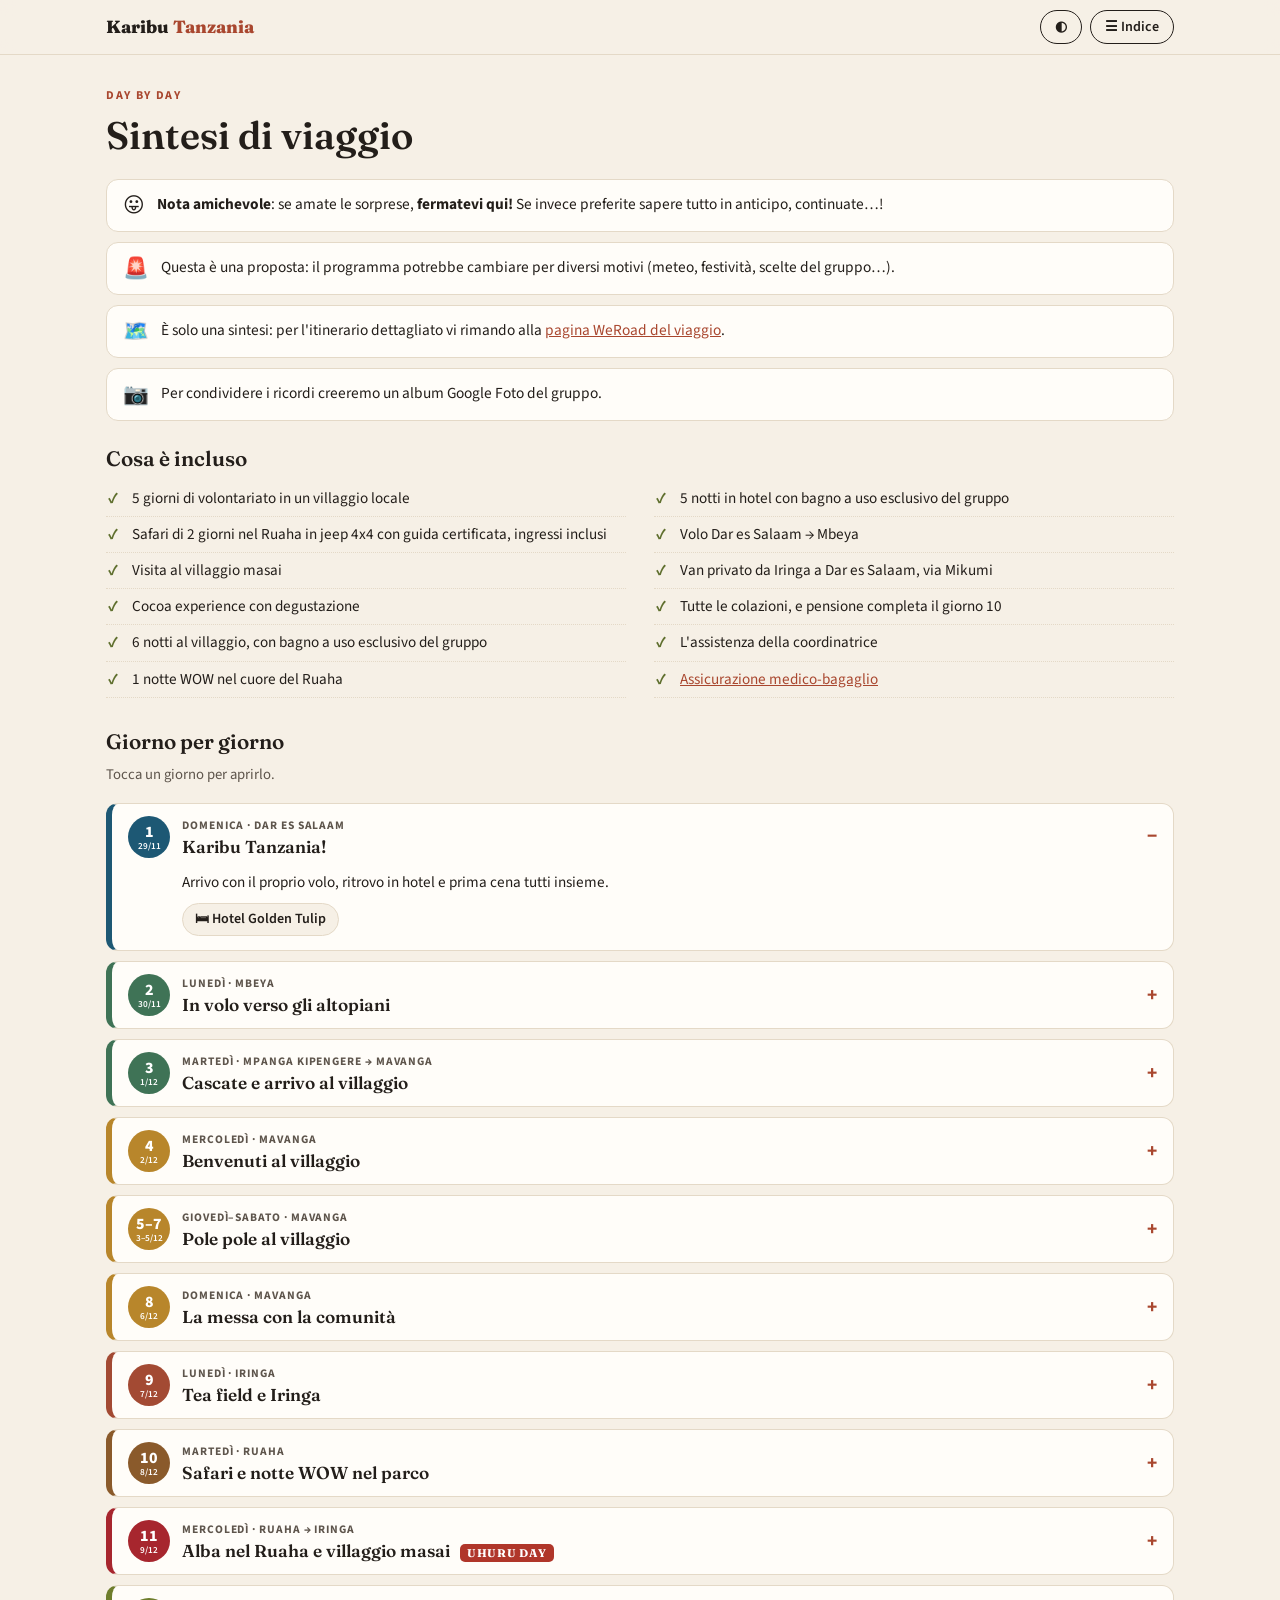
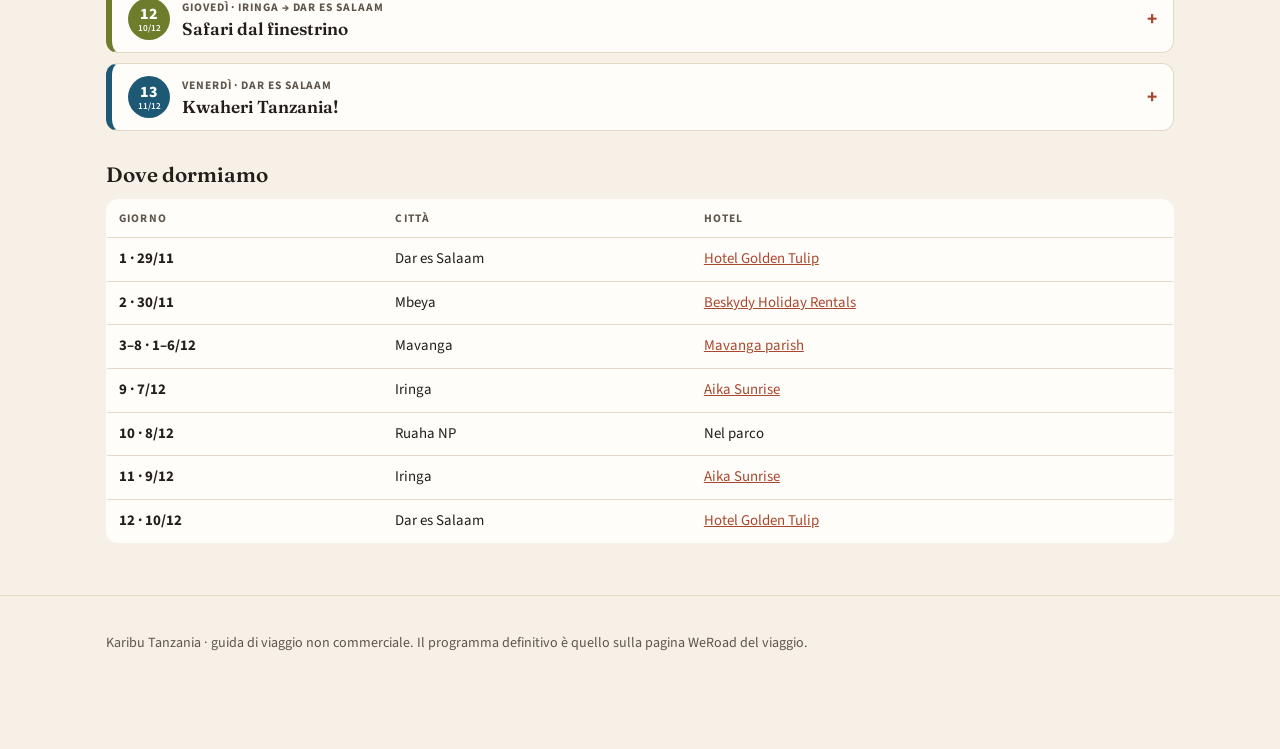
<file: viaggio.html>
<!doctype html>
<html lang="it"><head>
<meta charset="utf-8">
<meta name="viewport" content="width=device-width, initial-scale=1, viewport-fit=cover">
<title>Day by day · Karibu Tanzania</title>
<meta name="description" content="Sintesi di viaggio giorno per giorno: cosa è incluso, le tappe e dove dormiamo.">
<meta name="theme-color" content="#F6F0E6">
<link rel="manifest" href="manifest.webmanifest">
<link rel="apple-touch-icon" href="img/icone/icona-192.png">
<meta name="apple-mobile-web-app-capable" content="yes">
<link rel="icon" href="data:image/svg+xml,%3Csvg xmlns='http://www.w3.org/2000/svg' viewBox='0 0 32 32'%3E%3Ccircle cx='16' cy='16' r='15' fill='%23A9472F'/%3E%3Cpath d='M6 22h20M16 22V12M10 13c2-3 10-3 12 0' stroke='%23F6F0E6' stroke-width='2.2' fill='none' stroke-linecap='round'/%3E%3C/svg%3E">
<link rel="preconnect" href="https://fonts.googleapis.com">
<link rel="preconnect" href="https://fonts.gstatic.com" crossorigin="">
<link href="https://fonts.googleapis.com/css2?family=Fraunces:opsz,wght@9..144,600;9..144,800&amp;family=Source+Sans+3:ital,wght@0,400;0,600;0,700;1,400&amp;display=swap" rel="stylesheet">
<link rel="stylesheet" href="assets/guida.css">
<style>
.note{display:grid;gap:10px;margin:22px 0 26px}
.nota-box{display:flex;gap:12px;align-items:flex-start;background:var(--carta);border:1px solid var(--linea);border-radius:12px;padding:12px 16px;font-size:.96rem}
.nota-box .em{font-size:1.3rem;line-height:1.3}
.nota-box p{margin:0}
.incluso{columns:2 280px;column-gap:28px;padding:0;list-style:none;margin:10px 0 0}
.incluso li{break-inside:avoid;padding:5px 0 5px 26px;position:relative;font-size:.95rem;border-bottom:1px dotted var(--linea)}
.incluso li::before{content:"✓";position:absolute;left:2px;color:var(--savana);font-weight:800}
.giorni{display:grid;gap:10px;margin-top:16px}
.giorno{background:var(--carta);border:1px solid var(--linea);border-left:6px solid var(--c);border-radius:12px;padding:0 16px}
.giorno summary{list-style:none;cursor:pointer;display:grid;grid-template-columns:auto 1fr auto;gap:12px;align-items:center;padding:12px 0}
.giorno summary::-webkit-details-marker{display:none}
.giorno .n{width:42px;height:42px;border-radius:50%;background:var(--c);color:#fff;display:flex;flex-direction:column;align-items:center;justify-content:center;font:800 1rem/1 "Source Sans 3",sans-serif}
.giorno .n small{font-size:.58rem;font-weight:600;margin-top:2px}
.giorno .tit{font-family:Fraunces,Georgia,serif;font-weight:600;font-size:1.08rem;line-height:1.25}
.giorno .tit small{display:block;font:700 .72rem "Source Sans 3",sans-serif;letter-spacing:.08em;text-transform:uppercase;color:var(--grigio);margin-bottom:2px}
.giorno summary::after{content:"+";color:var(--terracotta);font-weight:800;font-size:1.2rem}
.giorno[open] summary::after{content:"−"}
.giorno .corpo{padding:0 0 14px 54px;font-size:.95rem}
.giorno .corpo p{margin:0 0 8px}
.hotel{display:inline-flex;gap:6px;align-items:center;font-size:.88rem;font-weight:600;background:var(--sabbia);border:1px solid var(--linea);border-radius:99px;padding:4px 12px;text-decoration:none;color:var(--inchiostro)}
.tag{display:inline-block;font-size:.7rem;font-weight:700;letter-spacing:.06em;text-transform:uppercase;background:#B0362A;color:#fff;border-radius:5px;padding:2px 7px;margin-left:6px;vertical-align:middle}
.tab{width:100%;border-collapse:collapse;font-size:.93rem;background:var(--carta);border:1px solid var(--linea);border-radius:12px;overflow:hidden;margin-top:12px}
.tab th,.tab td{text-align:left;padding:9px 12px;border-bottom:1px solid var(--linea)}
.tab th{font-size:.72rem;letter-spacing:.1em;text-transform:uppercase;color:var(--grigio)}
.tab td:first-child{white-space:nowrap;font-weight:700}
@media(max-width:520px){.giorno .corpo{padding-left:0}}
</style>
</head>
<body>
<div class="progress" aria-hidden="true"></div>
<header class="nav"><div class="wrap">
  <a class="logo" href="index.html">Karibu <span>Tanzania</span></a>
  <div class="nav-btns">
    <button class="btn" data-tema="" aria-label="Cambia tema chiaro o scuro">◐</button>
    <button class="btn" data-apri-menu="" aria-haspopup="true">☰ Indice</button>
  </div>
</div></header>
<nav id="menu" class="menu" aria-label="Indice della guida"></nav>

<main>
<section id="daybyday" style="padding-top:34px"><div class="wrap">
  <p class="kicker" data-t="daybyday.0">Day by day</p>
  <h2 data-t="daybyday.1">Sintesi di viaggio</h2>

  <div class="note">
    <div class="nota-box"><span class="em">😛</span><p data-t="daybyday.2"><strong>Nota amichevole</strong>: se amate le sorprese, <strong>fermatevi qui!</strong> Se invece preferite sapere tutto in anticipo, continuate…!</p></div>
    <div class="nota-box"><span class="em">🚨</span><p data-t="daybyday.3">Questa è una proposta: il programma potrebbe cambiare per diversi motivi (meteo, festività, scelte del gruppo…).</p></div>
    <div class="nota-box"><span class="em">🗺️</span><p data-t="daybyday.4">È solo una sintesi: per l'itinerario dettagliato vi rimando alla <a href="https://www.weroad.it/viaggi/tanzania-safari-volontariato-weroadx" target="_blank" rel="noopener">pagina WeRoad del viaggio</a>.</p></div>
    <div class="nota-box"><span class="em">📷</span><p data-t="daybyday.5">Per condividere i ricordi creeremo un album Google Foto del gruppo.</p></div>
  </div>

  <h3 data-t="daybyday.6">Cosa è incluso</h3>
  <ul class="incluso">
    <li data-t="daybyday.7">5 giorni di volontariato in un villaggio locale</li>
    <li data-t="daybyday.8">Safari di 2 giorni nel Ruaha in jeep 4x4 con guida certificata, ingressi inclusi</li>
    <li data-t="daybyday.9">Visita al villaggio masai</li>
    <li data-t="daybyday.10">Cocoa experience con degustazione</li>
    <li data-t="daybyday.11">6 notti al villaggio, con bagno a uso esclusivo del gruppo</li>
    <li data-t="daybyday.12">1 notte WOW nel cuore del Ruaha</li>
    <li data-t="daybyday.13">5 notti in hotel con bagno a uso esclusivo del gruppo</li>
    <li data-t="daybyday.14">Volo Dar es Salaam → Mbeya</li>
    <li data-t="daybyday.15">Van privato da Iringa a Dar es Salaam, via Mikumi</li>
    <li data-t="daybyday.16">Tutte le colazioni, e pensione completa il giorno 10</li>
    <li data-t="daybyday.17">L'assistenza della coordinatrice</li>
    <li data-t="daybyday.18"><a href="https://www.weroad.it/legal/assicurazione-medico-bagaglio" target="_blank" rel="noopener">Assicurazione medico-bagaglio</a></li>
  </ul>

  <h3 style="margin-top:32px" data-t="daybyday.19">Giorno per giorno</h3>
  <p class="nota" data-t="daybyday.20">Tocca un giorno per aprirlo.</p>
  <div class="giorni">
    <details class="giorno" style="--c:var(--t-dar)" open="">
      <summary><span class="n">1<small>29/11</small></span><span class="tit"><small>Domenica · Dar es Salaam</small>Karibu Tanzania!</span></summary>
      <div class="corpo"><p data-t="daybyday.21">Arrivo con il proprio volo, ritrovo in hotel e prima cena tutti insieme.</p><a class="hotel" href="https://www.google.com/maps/place/data=!4m2!3m1!1s0x185c4d028e18fabb:0xb5777b88fcd2168a" target="_blank" rel="noopener">🛏 Hotel Golden Tulip</a></div>
    </details>
    <details class="giorno" style="--c:var(--t-mpanga)">
      <summary><span class="n">2<small>30/11</small></span><span class="tit"><small>Lunedì · Mbeya</small>In volo verso gli altopiani</span></summary>
      <div class="corpo"><p data-t="daybyday.22">Volo per Mbeya, cocoa experience e giro al mercato della frutta.</p><a class="hotel" href="https://maps.app.goo.gl/Q9ymCtVJe6Sxfthr7" target="_blank" rel="noopener">🛏 Beskydy Holiday Rentals</a></div>
    </details>
    <details class="giorno" style="--c:var(--t-mpanga)">
      <summary><span class="n">3<small>1/12</small></span><span class="tit"><small>Martedì · Mpanga Kipengere → Mavanga</small>Cascate e arrivo al villaggio</span></summary>
      <div class="corpo"><p data-t="daybyday.23">Mattina alle cascate di Mpanga Kipengere, poi la strada lunga fino a Mavanga.</p><a class="hotel" href="https://maps.app.goo.gl/BkUMpaP31rF7HLVK6" target="_blank" rel="noopener">🛏 Mavanga parish</a></div>
    </details>
    <details class="giorno" style="--c:var(--t-mavanga)">
      <summary><span class="n">4<small>2/12</small></span><span class="tit"><small>Mercoledì · Mavanga</small>Benvenuti al villaggio</span></summary>
      <div class="corpo"><p data-t="daybyday.24">Conosciamo Method, la scuola e la comunità.</p><a class="hotel" href="https://maps.app.goo.gl/BkUMpaP31rF7HLVK6" target="_blank" rel="noopener">🛏 Mavanga parish</a></div>
    </details>
    <details class="giorno" style="--c:var(--t-mavanga)">
      <summary><span class="n">5–7<small>3–5/12</small></span><span class="tit"><small>Giovedì–sabato · Mavanga</small>Pole pole al villaggio</span></summary>
      <div class="corpo"><p data-t="daybyday.25">Giornate con la comunità: attività a scuola, giochi e calcio con i ragazzi, le sere tra noi.</p><a class="hotel" href="https://maps.app.goo.gl/BkUMpaP31rF7HLVK6" target="_blank" rel="noopener">🛏 Mavanga parish</a></div>
    </details>
    <details class="giorno" style="--c:var(--t-mavanga)">
      <summary><span class="n">8<small>6/12</small></span><span class="tit"><small>Domenica · Mavanga</small>La messa con la comunità</span></summary>
      <div class="corpo"><p data-t="daybyday.26">Cori, danze e una mattina da ricordare. Ultima sera al villaggio.</p><a class="hotel" href="https://maps.app.goo.gl/BkUMpaP31rF7HLVK6" target="_blank" rel="noopener">🛏 Mavanga parish</a></div>
    </details>
    <details class="giorno" style="--c:var(--t-iringa)">
      <summary><span class="n">9<small>7/12</small></span><span class="tit"><small>Lunedì · Iringa</small>Tea field e Iringa</span></summary>
      <div class="corpo"><p data-t="daybyday.27">Saluti al villaggio, visita alle piantagioni di tè e arrivo a Iringa.</p><a class="hotel" href="https://www.google.com/maps/place/data=!4m2!3m1!1s0x185417e98fcd48bf:0x488edfe67efbd805" target="_blank" rel="noopener">🛏 Aika Sunrise</a></div>
    </details>
    <details class="giorno" style="--c:var(--t-ruaha)">
      <summary><span class="n">10<small>8/12</small></span><span class="tit"><small>Martedì · Ruaha</small>Safari e notte WOW nel parco</span></summary>
      <div class="corpo"><p data-t="daybyday.28">Partenza presto, game drive in jeep 4x4 e notte nel cuore del parco. Pensione completa.</p><a class="hotel" href="https://www.google.com/maps/place/Ruaha+National+Park/@-7.7246775,35.0091512,143903m/data=!3m1!1e3!4m10!1m2!2m1!1sRuaha+National+Park+!3m6!1s0x1854146673912775:0x6f5c496653e80696!8m2!3d-7.7246775!4d35.6188924!15sChNSdWFoYSBOYXRpb25hbCBQYXJrkgENbmF0aW9uYWxfcGFya-ABAA!16zL20vMDVsem16" target="_blank" rel="noopener">🛏 Ruaha NP</a></div>
    </details>
    <details class="giorno" style="--c:var(--t-masai)">
      <summary><span class="n">11<small>9/12</small></span><span class="tit"><small>Mercoledì · Ruaha → Iringa</small>Alba nel Ruaha e villaggio masai <span class="tag">Uhuru Day</span></span></summary>
      <div class="corpo"><p data-t="daybyday.29">Game drive all'alba, visita al villaggio masai e rientro a Iringa. È la festa dell'indipendenza!</p><a class="hotel" href="https://www.google.com/maps/place/data=!4m2!3m1!1s0x185417e98fcd48bf:0x488edfe67efbd805" target="_blank" rel="noopener">🛏 Aika Sunrise</a></div>
    </details>
    <details class="giorno" style="--c:var(--t-mikumi)">
      <summary><span class="n">12<small>10/12</small></span><span class="tit"><small>Giovedì · Iringa → Dar es Salaam</small>Safari dal finestrino</span></summary>
      <div class="corpo"><p data-t="daybyday.30">In van verso la costa, attraversando il Parco di Mikumi. Ultima cena insieme.</p><a class="hotel" href="https://www.google.com/maps/place/data=!4m2!3m1!1s0x185c4d028e18fabb:0xb5777b88fcd2168a" target="_blank" rel="noopener">🛏 Hotel Golden Tulip</a></div>
    </details>
    <details class="giorno" style="--c:var(--t-dar)">
      <summary><span class="n">13<small>11/12</small></span><span class="tit"><small>Venerdì · Dar es Salaam</small>Kwaheri Tanzania!</span></summary>
      <div class="corpo"><p data-t="daybyday.31">Ultimi acquisti, saluti e partenze secondo i voli.</p></div>
    </details>
  </div>

  <h3 style="margin-top:32px" data-t="daybyday.32">Dove dormiamo</h3>
  <table class="tab">
    <thead><tr><th data-t="daybyday.33">Giorno</th><th data-t="daybyday.34">Città</th><th data-t="daybyday.35">Hotel</th></tr></thead>
    <tbody>
      <tr><td data-t="daybyday.36">1 · 29/11</td><td data-t="daybyday.37">Dar es Salaam</td><td data-t="daybyday.38"><a href="https://www.google.com/maps/place/data=!4m2!3m1!1s0x185c4d028e18fabb:0xb5777b88fcd2168a" target="_blank" rel="noopener">Hotel Golden Tulip</a></td></tr>
      <tr><td data-t="daybyday.39">2 · 30/11</td><td data-t="daybyday.40">Mbeya</td><td data-t="daybyday.41"><a href="https://maps.app.goo.gl/Q9ymCtVJe6Sxfthr7" target="_blank" rel="noopener">Beskydy Holiday Rentals</a></td></tr>
      <tr><td data-t="daybyday.42">3–8 · 1–6/12</td><td data-t="daybyday.43">Mavanga</td><td data-t="daybyday.44"><a href="https://maps.app.goo.gl/BkUMpaP31rF7HLVK6" target="_blank" rel="noopener">Mavanga parish</a></td></tr>
      <tr><td data-t="daybyday.45">9 · 7/12</td><td data-t="daybyday.46">Iringa</td><td data-t="daybyday.47"><a href="https://www.google.com/maps/place/data=!4m2!3m1!1s0x185417e98fcd48bf:0x488edfe67efbd805" target="_blank" rel="noopener">Aika Sunrise</a></td></tr>
      <tr><td data-t="daybyday.48">10 · 8/12</td><td data-t="daybyday.49">Ruaha NP</td><td data-t="daybyday.50">Nel parco</td></tr>
      <tr><td data-t="daybyday.51">11 · 9/12</td><td data-t="daybyday.52">Iringa</td><td data-t="daybyday.53"><a href="https://www.google.com/maps/place/data=!4m2!3m1!1s0x185417e98fcd48bf:0x488edfe67efbd805" target="_blank" rel="noopener">Aika Sunrise</a></td></tr>
      <tr><td data-t="daybyday.54">12 · 10/12</td><td data-t="daybyday.55">Dar es Salaam</td><td data-t="daybyday.56"><a href="https://www.google.com/maps/place/data=!4m2!3m1!1s0x185c4d028e18fabb:0xb5777b88fcd2168a" target="_blank" rel="noopener">Hotel Golden Tulip</a></td></tr>
    </tbody>
  </table>
</div></section>
</main>

<footer class="footer"><div class="wrap">
  <p>Karibu Tanzania · guida di viaggio non commerciale. Il programma definitivo è quello sulla pagina WeRoad del viaggio.</p>
</div></footer>
<button class="top-btn" aria-label="Torna su">↑</button>
<script src="assets/guida.js"></script>


</body></html>
</file>
<file: assets/guida.css>
/* Karibu Tanzania – foglio di stile comune */
:root{
  --sabbia:#F6F0E6; --carta:#FFFDF9; --inchiostro:#231E1A; --grigio:#5E554C; --linea:#E4D9C7;
  --ocra:#C8902A; --terracotta:#A9472F; --savana:#5F6F2E; --oceano:#1D5874;
  --alta-bg:#E3EBCF; --alta-fg:#3a4714; --media-bg:#F6E6C4; --media-fg:#6e4b0c; --rara-bg:#F1DCD6; --rara-fg:#80301e;
  --assente-bg:#ECE7E0; --assente-fg:#6a6158;
  --t-dar:#1D5874; --t-mpanga:#3F7356; --t-mavanga:#B8862B; --t-iringa:#A34A33; --t-ruaha:#8A5A2B; --t-masai:#A7262E; --t-mikumi:#6E7D2C;
  --ombra:0 6px 24px rgba(35,30,26,.12);
  color-scheme:light;
}
@media (prefers-color-scheme:dark){
  :root:not([data-theme="light"]){
    --sabbia:#1A1714; --carta:#24201C; --inchiostro:#EDE5D8; --grigio:#B5AA9B; --linea:#3A332C;
    --terracotta:#E08A6C; --ocra:#E0B055; --savana:#A9BC6A; --oceano:#7DB6D3;
    --alta-bg:#34401c; --alta-fg:#DCE8B8; --media-bg:#4a3a15; --media-fg:#F3DDA6; --rara-bg:#4d2a20; --rara-fg:#F3C4B4;
    --assente-bg:#302a25; --assente-fg:#a89d90; color-scheme:dark;
  }
}
:root[data-theme="dark"]{
  --sabbia:#1A1714; --carta:#24201C; --inchiostro:#EDE5D8; --grigio:#B5AA9B; --linea:#3A332C;
  --terracotta:#E08A6C; --ocra:#E0B055; --savana:#A9BC6A; --oceano:#7DB6D3;
  --alta-bg:#34401c; --alta-fg:#DCE8B8; --media-bg:#4a3a15; --media-fg:#F3DDA6; --rara-bg:#4d2a20; --rara-fg:#F3C4B4;
  --assente-bg:#302a25; --assente-fg:#a89d90; color-scheme:dark;
}
*{box-sizing:border-box}
html{scroll-behavior:smooth;-webkit-text-size-adjust:100%}
body{margin:0;background:var(--sabbia);color:var(--inchiostro);font:17px/1.65 "Source Sans 3",system-ui,-apple-system,"Segoe UI",sans-serif;overflow-x:hidden}
img{max-width:100%;display:block}
a{color:var(--terracotta)}
h1,h2,h3,h4{font-family:Fraunces,Georgia,"Times New Roman",serif;line-height:1.15;margin:0 0 .45em;font-weight:600}
h2{font-size:clamp(1.65rem,5.5vw,2.4rem)}
h3{font-size:1.3rem}
p{margin:0 0 1em}
.wrap{max-width:1100px;margin:0 auto;padding:0 16px}
.testo{max-width:44em}
.kicker{font:700 .75rem/1.2 "Source Sans 3",sans-serif;letter-spacing:.14em;text-transform:uppercase;color:var(--terracotta);margin:0 0 .8em}
.nota{color:var(--grigio);font-size:.92rem}
.sr{position:absolute;width:1px;height:1px;overflow:hidden;clip:rect(0 0 0 0);white-space:nowrap}
:focus-visible{outline:3px solid var(--ocra);outline-offset:2px}

/* barra di lettura, menu, torna su */
.progress{position:fixed;top:0;left:0;height:3px;width:0;background:var(--ocra);z-index:60}
.nav{position:sticky;top:0;z-index:50;background:color-mix(in srgb,var(--sabbia) 94%,transparent);backdrop-filter:blur(8px);-webkit-backdrop-filter:blur(8px);border-bottom:1px solid var(--linea)}
.nav .wrap{display:flex;align-items:center;justify-content:space-between;gap:10px;height:54px}
.logo{font-family:Fraunces,Georgia,serif;font-weight:800;font-size:1.1rem;color:var(--inchiostro);text-decoration:none}
.logo span{color:var(--terracotta)}
.nav-btns{display:flex;gap:8px}
.btn{display:inline-flex;align-items:center;gap:6px;background:none;border:1px solid var(--inchiostro);border-radius:99px;padding:6px 14px;font:600 .88rem "Source Sans 3",sans-serif;color:var(--inchiostro);cursor:pointer;text-decoration:none}
.btn.pieno{background:var(--inchiostro);color:var(--sabbia)}
.menu{position:fixed;inset:0;z-index:70;background:var(--sabbia);overflow:auto;padding:16px 0 40px;display:none}
.menu.aperto{display:block}
.menu .wrap>div{display:flex;justify-content:space-between;align-items:center;margin-bottom:16px}
.menu ol{list-style:none;margin:0;padding:0;display:grid;gap:18px;grid-template-columns:repeat(auto-fill,minmax(240px,1fr))}
.menu h3{font-size:1.15rem;margin-bottom:.3em}
.menu ul{margin:0;padding-left:1.1em}
.menu li a{color:var(--inchiostro)}
.menu .presto{color:var(--grigio)}
.top-btn{position:fixed;right:16px;bottom:16px;z-index:40;width:46px;height:46px;border-radius:50%;border:0;background:var(--inchiostro);color:var(--sabbia);font-size:1.2rem;box-shadow:var(--ombra);cursor:pointer;opacity:0;pointer-events:none;transition:opacity .2s}
.top-btn.vis{opacity:1;pointer-events:auto}

/* hero */
.hero{position:relative;min-height:min(86vh,760px);display:flex;align-items:flex-end;color:#fff;background:#3b2a1a;overflow:hidden}
.hero img{position:absolute;inset:0;width:100%;height:100%;object-fit:cover}
.hero::after{content:"";position:absolute;inset:0;background:linear-gradient(180deg,rgba(0,0,0,.15) 0,rgba(0,0,0,0) 35%,rgba(15,10,5,.82) 100%)}
.hero .wrap{position:relative;z-index:1;padding-bottom:40px;width:100%}
.hero .kicker{color:#F3C66B}
.hero h1{font-size:clamp(2.6rem,11vw,5.4rem);font-weight:800;letter-spacing:-.01em;margin-bottom:.2em}
.hero p{max-width:34em;font-size:1.12rem;margin:0}
.hero .credito{font-size:.72rem;opacity:.8;margin-top:22px}
.hero .credito a{color:#fff}

section{padding:52px 0}
section+section{border-top:1px solid var(--linea)}
.drop::first-letter{font-family:Fraunces,Georgia,serif;font-size:3.5em;float:left;line-height:.85;margin:.06em .08em 0 0;color:var(--terracotta)}
.colonne{display:grid;gap:28px}
@media(min-width:860px){.colonne{grid-template-columns:1.4fr 1fr;align-items:start}}

/* box ricorrenti */
.box{border-radius:10px;padding:16px 18px;border-left:5px solid;background:var(--carta);margin:0 0 18px}
.box h4{margin:0 0 6px;font:700 .78rem/1.2 "Source Sans 3",sans-serif;letter-spacing:.12em;text-transform:uppercase}
.box p:last-child,.box ul:last-child{margin-bottom:0}
.box ul{padding-left:1.1em;margin:0 0 1em}
.b-cons{border-color:var(--terracotta)} .b-cons h4{color:var(--terracotta)}
.b-top{border-color:var(--ocra)} .b-top h4{color:var(--ocra)}
.b-sap{border-color:var(--oceano)} .b-sap h4{color:var(--oceano)}
.b-att{border-color:#B0362A} .b-att h4{color:#B0362A}
.b-resp{border-color:var(--savana)} .b-resp h4{color:var(--savana)}
.b-gru{border-color:#7A5AA6} .b-gru h4{color:#7A5AA6}
:root[data-theme="dark"] .b-att h4{color:#F09A8E}
@media (prefers-color-scheme:dark){:root:not([data-theme="light"]) .b-att h4{color:#F09A8E} :root:not([data-theme="light"]) .b-gru h4{color:#C2A8E6}}

/* badge */
.pk{display:inline-block;font-size:.74rem;font-weight:700;padding:3px 8px;border-radius:5px;white-space:nowrap}
.pk.alta{background:var(--alta-bg);color:var(--alta-fg)}
.pk.media{background:var(--media-bg);color:var(--media-fg)}
.pk.rara{background:var(--rara-bg);color:var(--rara-fg)}
.pk.no{background:var(--assente-bg);color:var(--assente-fg)}
.iucn{display:inline-flex;align-items:center;gap:6px;font-size:.74rem;font-weight:700;border-radius:5px;padding:3px 8px;color:#fff}
.iucn.LC{background:#4E6B2A}.iucn.NT{background:#7C7A1E}.iucn.VU{background:#A7700F}.iucn.EN{background:#B4522A}.iucn.CR{background:#A3241C}.iucn.DD,.iucn.NE{background:#6a6158}

.footer{padding:36px 0 80px;color:var(--grigio);font-size:.88rem;border-top:1px solid var(--linea)}
</file>
